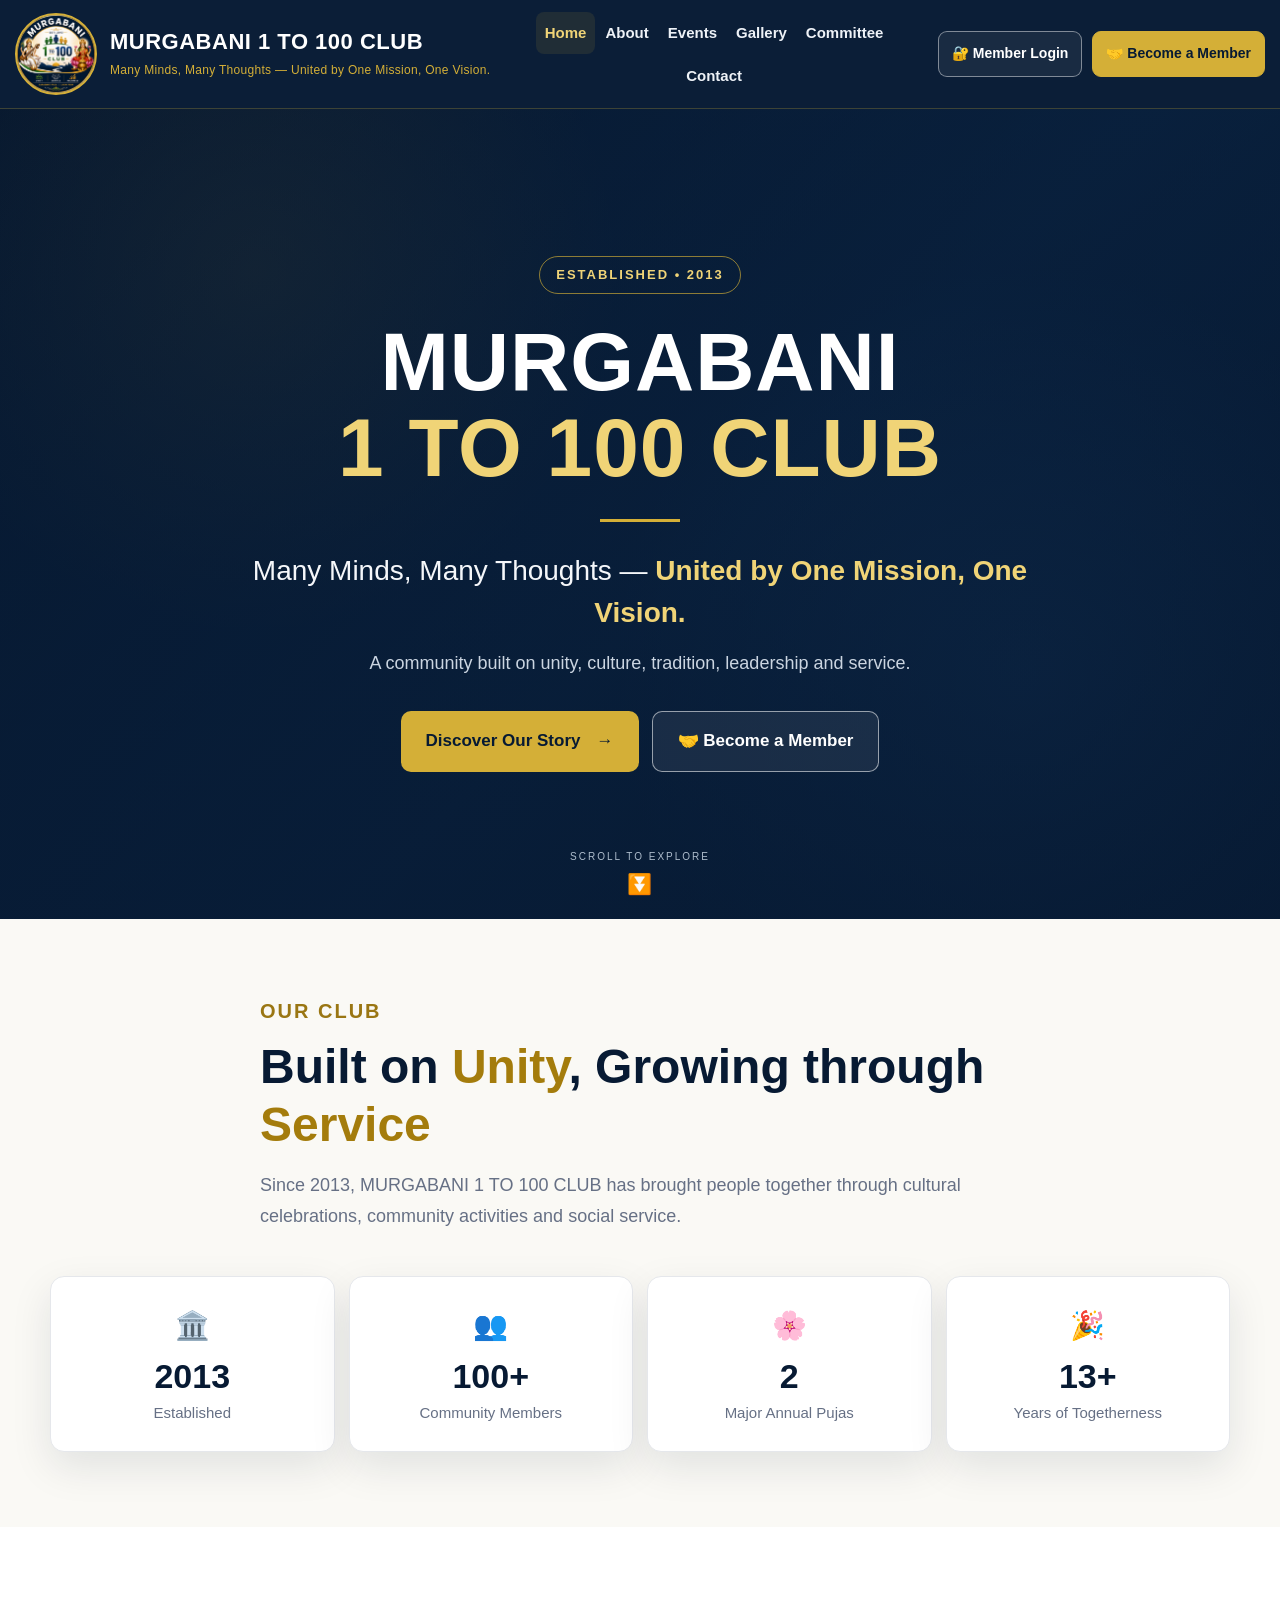
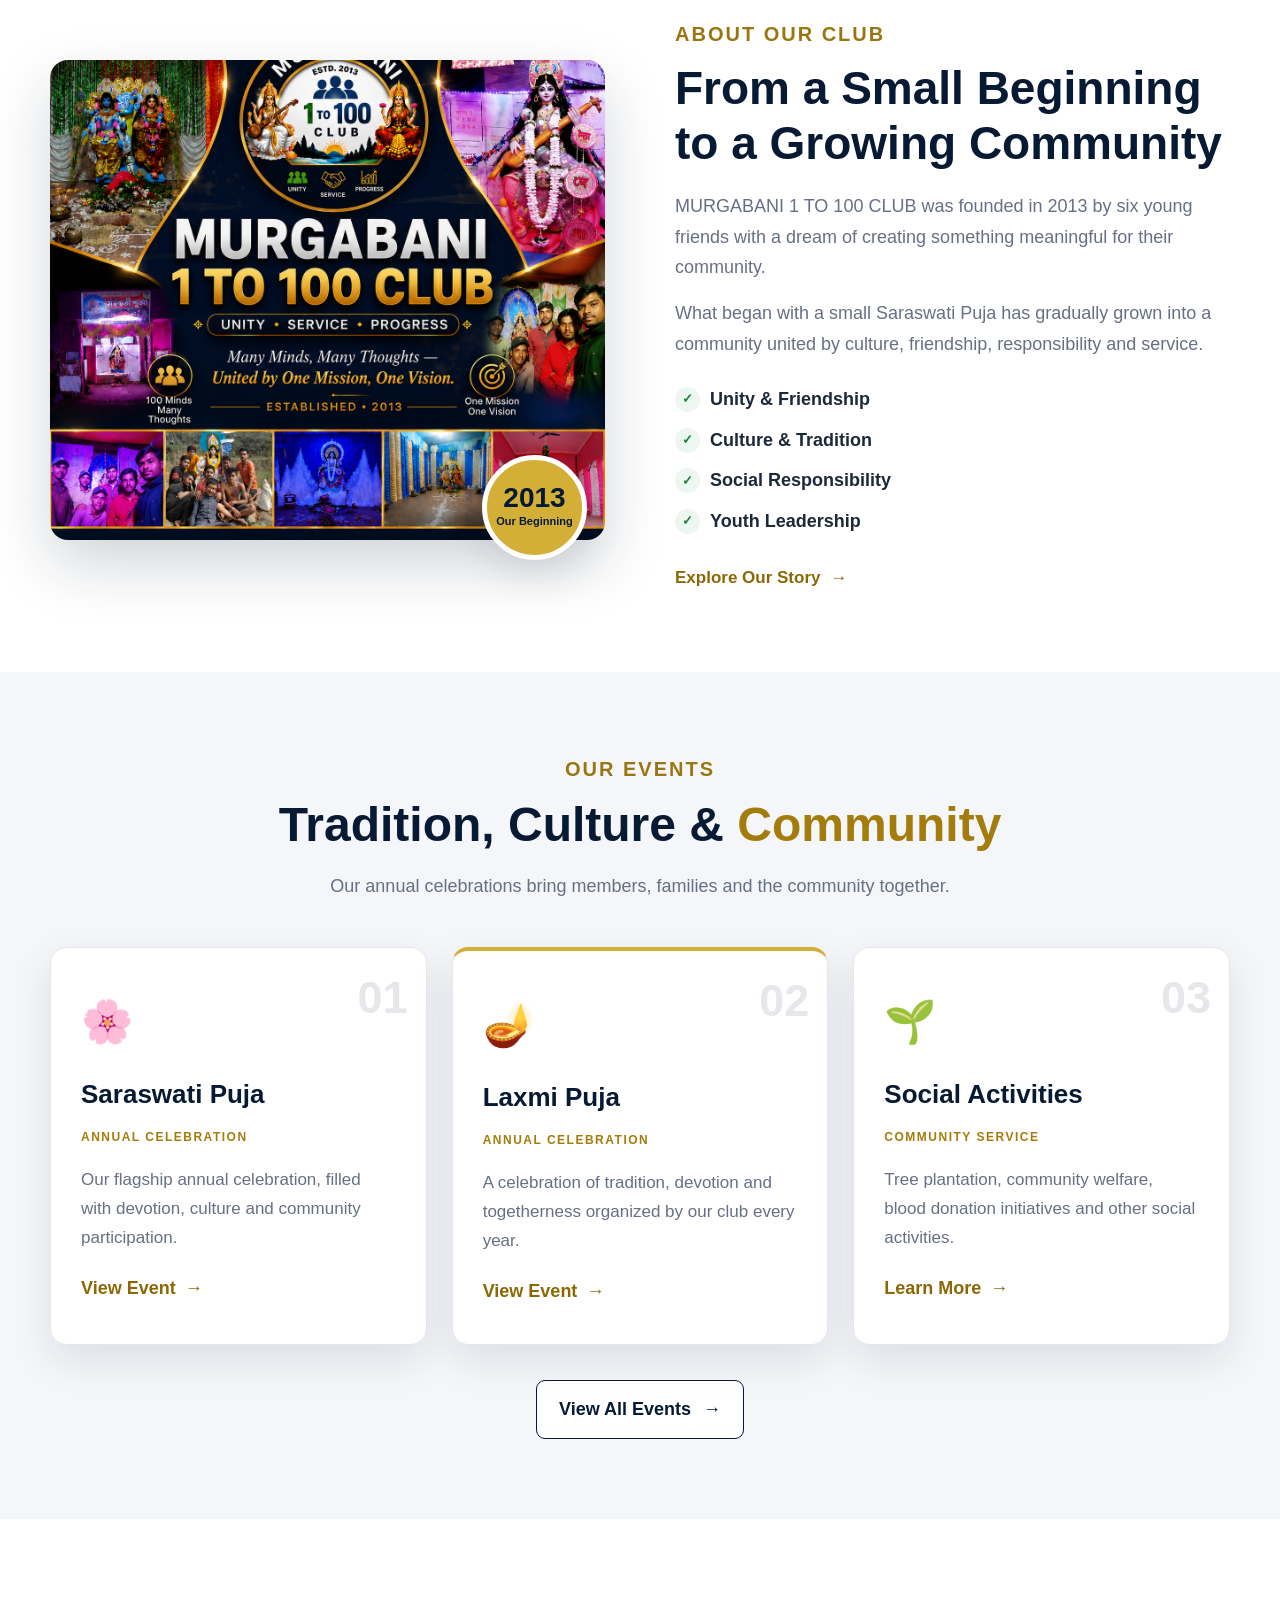
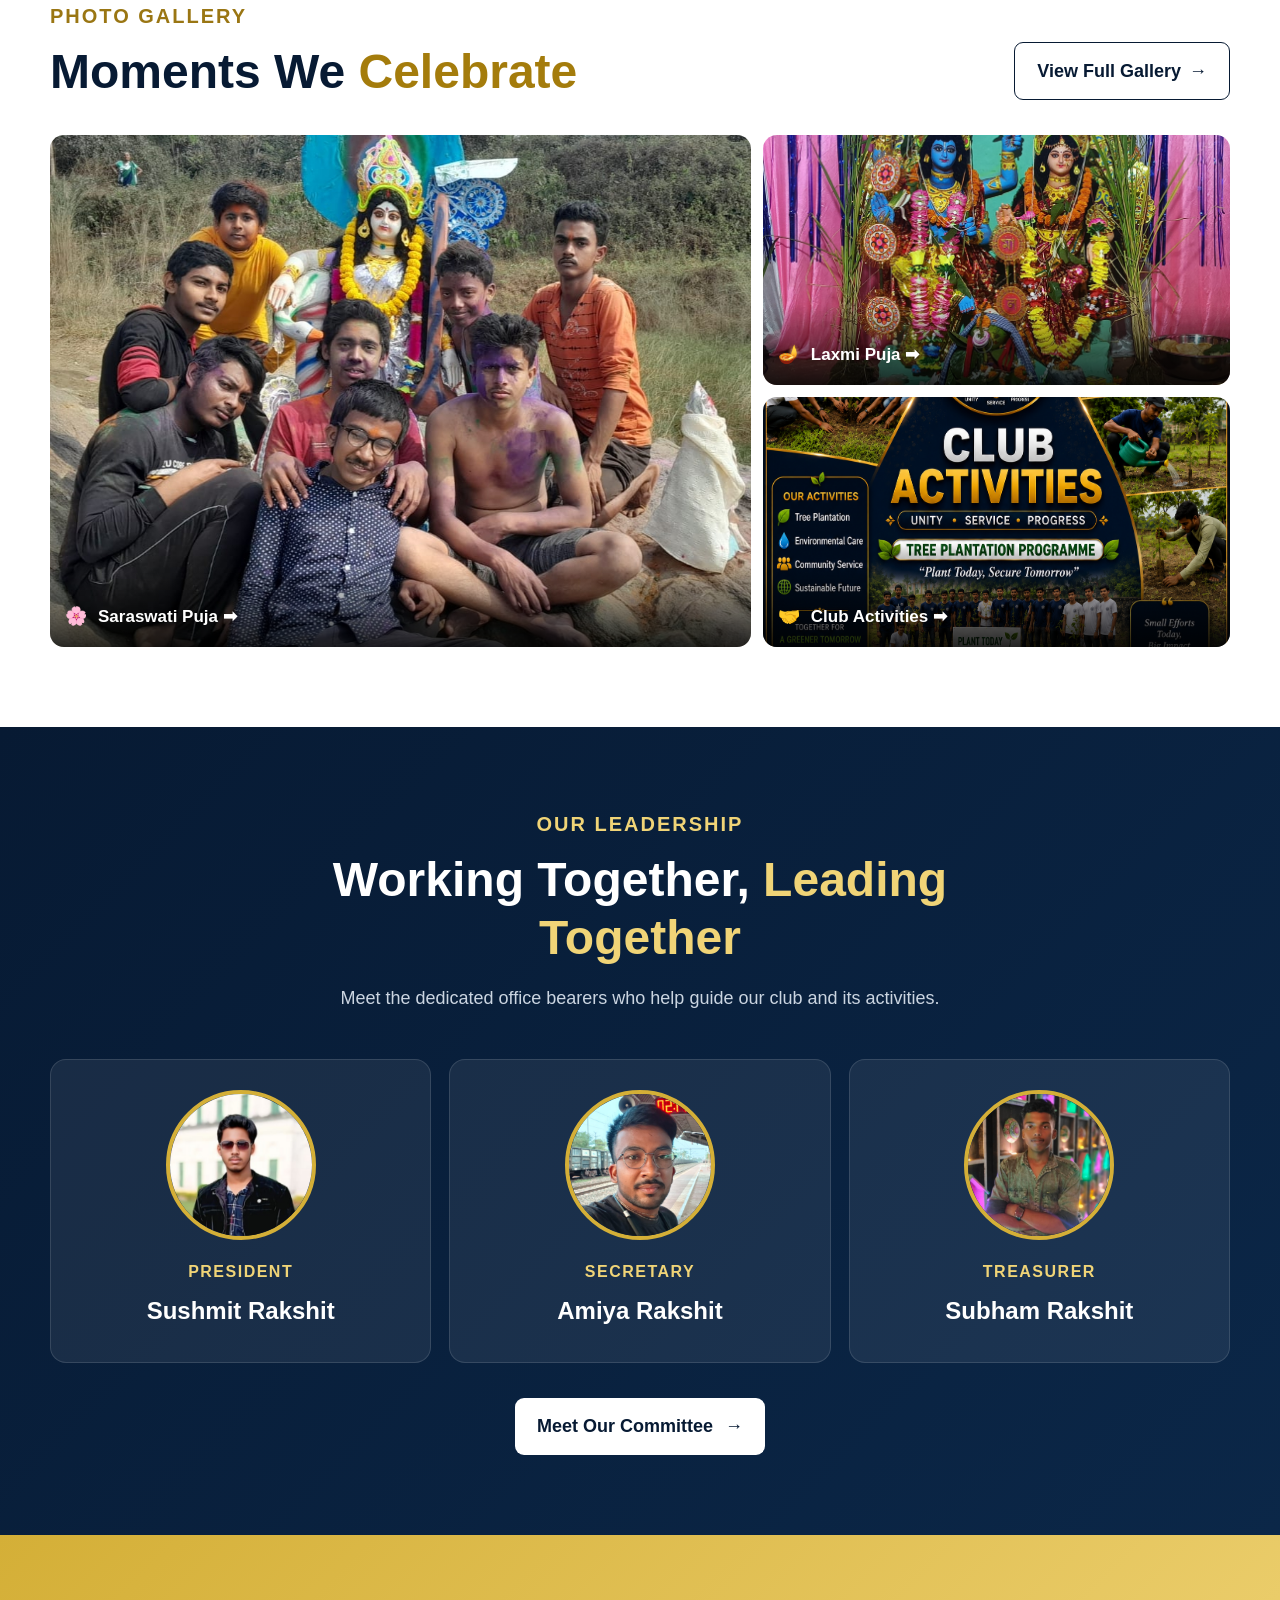
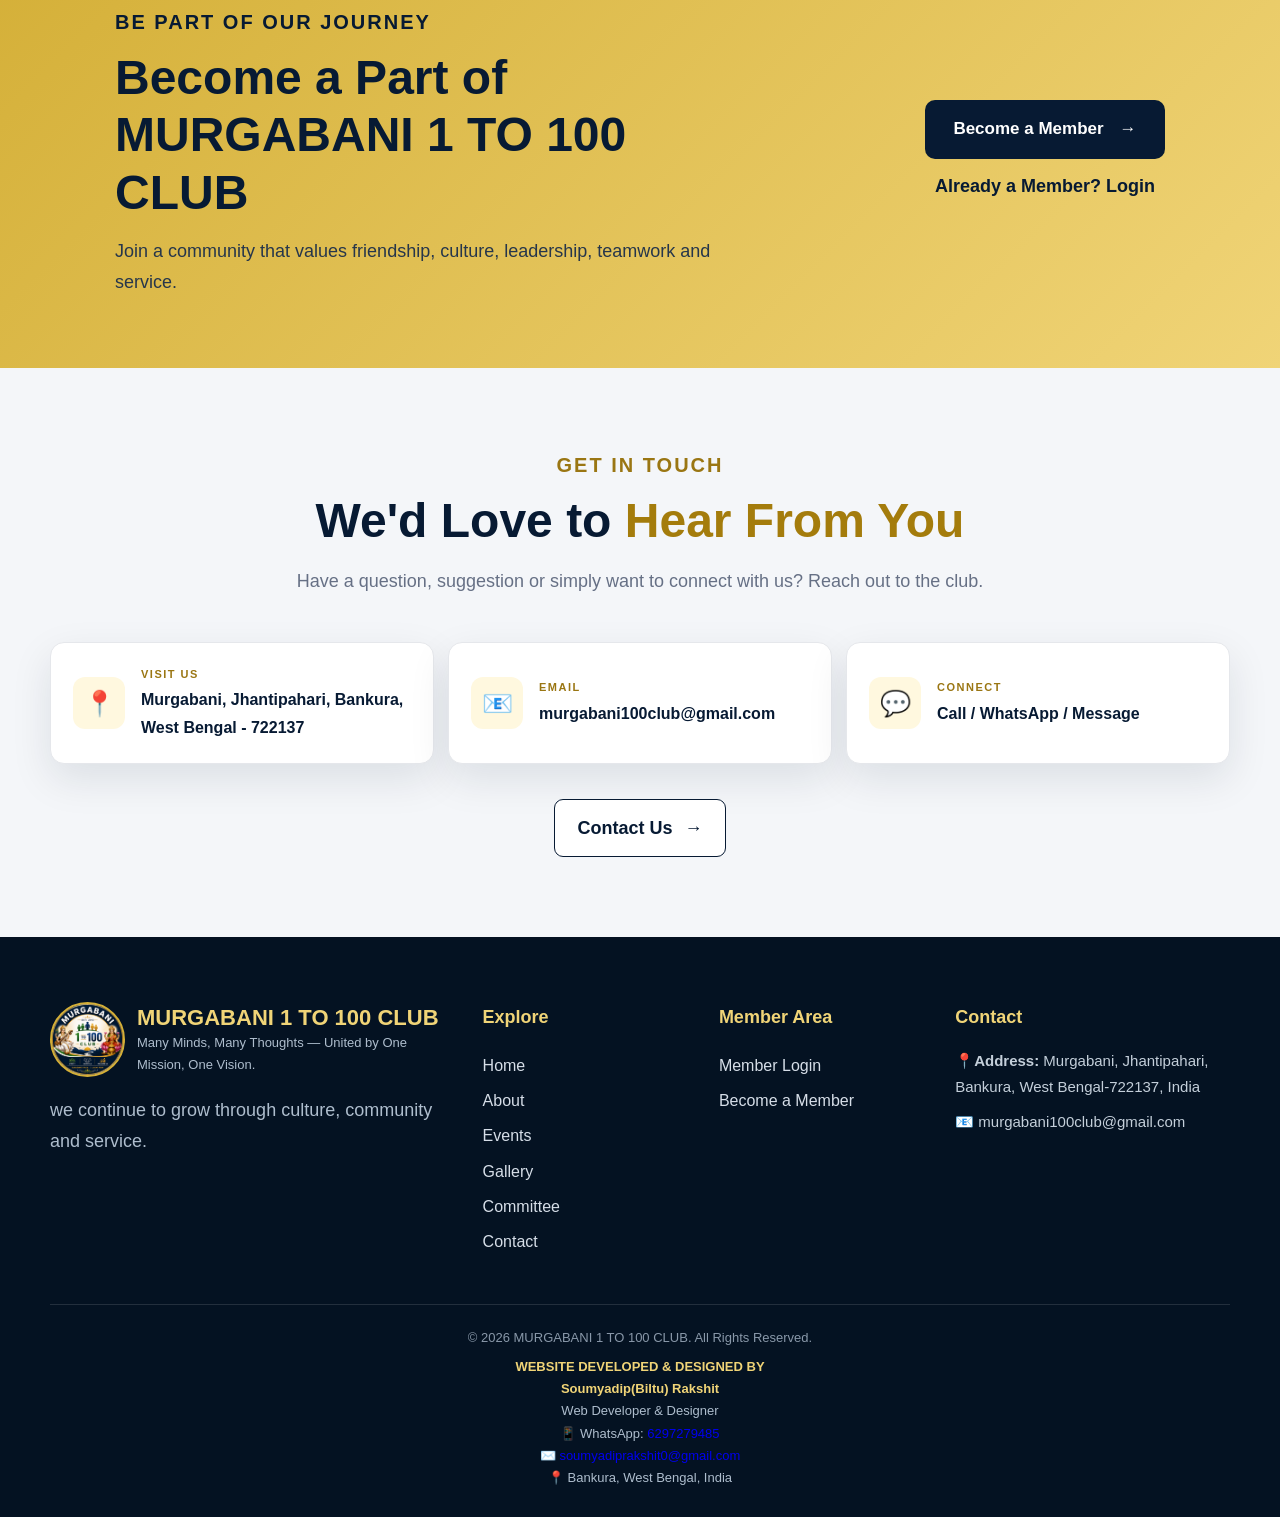
<file: index.html>
<!DOCTYPE html>
<lang="en">

<head>

    <meta charset="UTF-8">
    <meta name="viewport" content="width=device-width, initial-scale=1.0">

    <meta name="description"
        content="MURGABANI 1 TO 100 CLUB — A community club dedicated to unity, culture, tradition, leadership and social service.">

    <meta name="theme-color" content="#0b1f3a">

    <title>MURGABANI 1 TO 100 CLUB</title>

    <link rel="stylesheet" href="css/style.css">

</head>

<body>

<!-- ==================================================
     HEADER
================================================== -->

<header class="navbar">

    <div class="nav-container">

        <a href="index.html" class="brand">

            <img
                src="images/logo.png"
                alt="MURGABANI 1 TO 100 CLUB Logo"
            >

            <div class="brand-text">

                <h1>MURGABANI 1 TO 100 CLUB</h1>

                <p>Many Minds, Many Thoughts —
United by One Mission, One Vision.</p>

            </div>

        </a>


        <nav class="main-nav">

            <a href="index.html" class="active">Home</a>

            <a href="about.html">About</a>

            <a href="events.html">Events</a>

            <a href="gallery.html">Gallery</a>

            <a href="committee.html">Committee</a>

            <a href="contact.html">Contact</a>

        </nav>


        <div class="nav-actions">

            <a href="login.html" class="login-btn">
                🔐 Member Login
            </a>

            <a href="membership-application.html" class="join-btn">
                🤝 Become a Member
            </a>

        </div>

    </div>

</header>


<!-- ==================================================
     HERO
================================================== -->

<main>

<section class="hero">

    <div class="hero-overlay"></div>

    <div class="hero-content">

        <span class="hero-badge">
            ESTABLISHED • 2013
        </span>

        <h2>
            MURGABANI
            <span>1 TO 100 CLUB</span>
        </h2>

        <div class="hero-line"></div>

        <p class="hero-tagline">
            Many Minds, Many Thoughts —
            <strong>United by One Mission, One Vision.</strong>
        </p>

        <p class="hero-description">
            A community built on unity, culture, tradition,
            leadership and service.
        </p>

        <div class="hero-buttons">

            <a href="about.html" class="primary-btn">
                Discover Our Story
                <span>→</span>
            </a>

            <a href="membership-application.html" class="secondary-btn">
                🤝 Become a Member
            </a>

        </div>

    </div>

    <div class="hero-scroll">
        <span>SCROLL TO EXPLORE</span>
        <span class="scroll-arrow">⏬</span>
    </div>

</section>


<!-- ==================================================
     CLUB INTRO / STATS
================================================== -->

<section class="club-intro">

    <div class="section-container">

        <div class="section-heading">

            <span class="section-label">
                OUR CLUB
            </span>

            <h2>
                Built on <span>Unity</span>,
                Growing through <span>Service</span>
            </h2>

            <p>
                Since 2013, MURGABANI 1 TO 100 CLUB has brought
                people together through cultural celebrations,
                community activities and social service.
            </p>

        </div>


        <div class="stats-grid">

            <div class="stat-card">

                <span class="stat-icon">🏛️</span>

                <strong>2013</strong>

                <p>Established</p>

            </div>


            <div class="stat-card">

                <span class="stat-icon">👥</span>

                <strong>100+</strong>

                <p>Community Members</p>

            </div>


            <div class="stat-card">

                <span class="stat-icon">🌸</span>

                <strong>2</strong>

                <p>Major Annual Pujas</p>

            </div>


            <div class="stat-card">

                <span class="stat-icon">🎉</span>

                <strong>13+</strong>

                <p>Years of Togetherness</p>

            </div>

        </div>

    </div>

</section>


<!-- ==================================================
     ABOUT PREVIEW
================================================== -->

<section class="about-preview">

    <div class="section-container about-layout">

        <div class="about-image">

            <img
                src="images/Banner3.png"
                alt="MURGABANI 1 TO 100 CLUB"
            >

            <div class="established-badge">

                <strong>2013</strong>

                <span>Our Beginning</span>

            </div>

        </div>


        <div class="about-content">

            <span class="section-label">
                ABOUT OUR CLUB
            </span>

            <h2>
                From a Small Beginning
                to a Growing Community
            </h2>

            <p>
                MURGABANI 1 TO 100 CLUB was founded in 2013
                by six young friends with a dream of creating
                something meaningful for their community.
            </p>

            <p>
                What began with a small Saraswati Puja has
                gradually grown into a community united by
                culture, friendship, responsibility and service.
            </p>


            <div class="value-list">

                <div>
                    <span>✓</span>
                    Unity & Friendship
                </div>

                <div>
                    <span>✓</span>
                    Culture & Tradition
                </div>

                <div>
                    <span>✓</span>
                    Social Responsibility
                </div>

                <div>
                    <span>✓</span>
                    Youth Leadership
                </div>

            </div>


            <a href="about.html" class="text-btn">
                Explore Our Story
                <span>→</span>
            </a>

        </div>

    </div>

</section>


<!-- ==================================================
     EVENTS PREVIEW
================================================== -->

<section class="events-preview">

    <div class="section-container">

        <div class="section-heading centered">

            <span class="section-label">
                OUR EVENTS
            </span>

            <h2>
                Tradition, Culture &
                <span>Community</span>
            </h2>

            <p>
                Our annual celebrations bring members,
                families and the community together.
            </p>

        </div>


        <div class="events-grid">

            <article class="event-card">

                <div class="event-number">
                    01
                </div>

                <div class="event-icon">
                    🌸
                </div>

                <h3>
                    Saraswati Puja
                </h3>

                <span class="event-type">
                    ANNUAL CELEBRATION
                </span>

                <p>
                    Our flagship annual celebration,
                    filled with devotion, culture and
                    community participation.
                </p>

                <a href="events.html">
                    View Event
                    <span>→</span>
                </a>

            </article>


            <article class="event-card featured">

                <div class="event-number">
                    02
                </div>

                <div class="event-icon">
                    🪔
                </div>

                <h3>
                    Laxmi Puja
                </h3>

                <span class="event-type">
                    ANNUAL CELEBRATION
                </span>

                <p>
                    A celebration of tradition, devotion
                    and togetherness organized by our
                    club every year.
                </p>

                <a href="events.html">
                    View Event
                    <span>→</span>
                </a>

            </article>


            <article class="event-card">

                <div class="event-number">
                    03
                </div>

                <div class="event-icon">
                    🌱
                </div>

                <h3>
                    Social Activities
                </h3>

                <span class="event-type">
                    COMMUNITY SERVICE
                </span>

                <p>
                    Tree plantation, community welfare,
                    blood donation initiatives and
                    other social activities.
                </p>

                <a href="about.html">
                    Learn More
                    <span>→</span>
                </a>

            </article>

        </div>


        <div class="section-action">

            <a href="events.html" class="outline-btn">
                View All Events
                <span>→</span>
            </a>

        </div>

    </div>

</section>


<!-- ==================================================
     GALLERY PREVIEW
================================================== -->

<section class="gallery-preview">

    <div class="section-container">

        <div class="gallery-heading">

            <div>

                <span class="section-label">
                    PHOTO GALLERY
                </span>

                <h2>
                    Moments We
                    <span>Celebrate</span>
                </h2>

            </div>

            <a href="gallery.html" class="outline-btn">
                View Full Gallery
                <span>→</span>
            </a>

        </div>


        <div class="gallery-grid">

            <a href="gallery.html" class="gallery-item large">

                <img
                    src="images/Sp1.jpg"
                    alt="Saraswati Puja"
                >

                <div class="gallery-overlay">

                    <span>🌸</span>

                    <strong>
                        Saraswati Puja ➡
                    </strong>

                </div>

            </a>


            <a href="gallery.html" class="gallery-item">

                <img
                    src="images/Lpuja.jpg"
                    alt="Laxmi Puja"
                >

                <div class="gallery-overlay">

                    <span>🪔</span>

                    <strong>
                        Laxmi Puja ➡
                    </strong>

                </div>

            </a>


            <a href="gallery.html" class="gallery-item">

                <img
                    src="images/Activities1.jpg"
                    alt="Club Activities"
                >

                <div class="gallery-overlay">

                    <span>🤝</span>

                    <strong>
                        Club Activities ➡
                    </strong>

                </div>

            </a>

        </div>

    </div>

</section>


<!-- ==================================================
     COMMITTEE PREVIEW
================================================== -->

<section class="committee-preview">

    <div class="section-container">

        <div class="section-heading centered light">

            <span class="section-label">
                OUR LEADERSHIP
            </span>

            <h2>
                Working Together,
                <span>Leading Together</span>
            </h2>

            <p>
                Meet the dedicated office bearers who help
                guide our club and its activities.
            </p>

        </div>


        <div class="committee-grid">

            <div class="committee-card">

                <img
                    src="images/President3.jpg"
                    alt="President"
                >

                <span>
                    PRESIDENT
                </span>

                <h3>
                    Sushmit Rakshit
                </h3>

            </div>


            <div class="committee-card">

                <img
                    src="images/secretary1.jpg"
                    alt="Secretary"
                >

                <span>
                    SECRETARY
                </span>

                <h3>
                    Amiya Rakshit
                </h3>

            </div>


            <div class="committee-card">

                <img
                    src="images/treasurer1.jpg"
                    alt="Treasurer"
                >

                <span>
                    TREASURER
                </span>

                <h3>
                    Subham Rakshit
                </h3>

            </div>

        </div>


        <div class="section-action">

            <a href="committee.html" class="light-btn">
                Meet Our Committee
                <span>→</span>
            </a>

        </div>

    </div>

</section>


<!-- ==================================================
     MEMBERSHIP CTA
================================================== -->

<section class="membership-cta">

    <div class="cta-container">

        <div class="cta-content">

            <span class="section-label">
                BE PART OF OUR JOURNEY
            </span>

            <h2>
                Become a Part of
                <span>MURGABANI 1 TO 100 CLUB</span>
            </h2>

            <p>
                Join a community that values friendship,
                culture, leadership, teamwork and service.
            </p>

        </div>


        <div class="cta-actions">

            <a
                href="membership-application.html"
                class="primary-btn"
            >
                Become a Member
                <span>→</span>
            </a>

            <a
                href="login.html"
                class="cta-login"
            >
                Already a Member? Login
            </a>

        </div>

    </div>

</section>


<!-- ==================================================
     CONTACT PREVIEW
================================================== -->

<section class="contact-preview">

    <div class="section-container">

        <div class="section-heading centered">

            <span class="section-label">
                GET IN TOUCH
            </span>

            <h2>
                We'd Love to
                <span>Hear From You</span>
            </h2>

            <p>
                Have a question, suggestion or simply want
                to connect with us? Reach out to the club.
            </p>

        </div>


        <div class="contact-grid">

            <a href="contact.html" class="contact-card">

                <span class="contact-icon">
                    📍
                </span>

                <div>

                    <small>
                        VISIT US
                    </small>

                    <strong>
                        Murgabani, Jhantipahari, Bankura, West Bengal - 722137
                    </strong>

                </div>

            </a>


            <a href="contact.html" class="contact-card">

                <span class="contact-icon">
                    📧
                </span>

                <div>

                    <small>
                        EMAIL
                    </small>

                    <strong>
                        murgabani100club@gmail.com
                    </strong>

                </div>

            </a>


            <a href="contact.html" class="contact-card">

                <span class="contact-icon">
                    💬
                </span>

                <div>

                    <small>
                        CONNECT
                    </small>

                    <strong>
                        Call / WhatsApp / Message
                    </strong>

                </div>

            </a>

        </div>


        <div class="section-action">

            <a href="contact.html" class="outline-btn">
                Contact Us
                <span>→</span>
            </a>

        </div>

    </div>

</section>


</main>


<!-- ==================================================
     FOOTER
================================================== -->

<footer class="footer">

    <div class="section-container footer-grid">


        <div class="footer-brand">

            <div class="footer-logo">

                <img
                    src="images/logo.png"
                    alt="Club Logo"
                >

                <div>

                    <h2>
                        MURGABANI 1 TO 100 CLUB
                    </h2>

                    <p>
                        Many Minds, Many Thoughts —
United by One Mission, One Vision.
                    </p>

                </div>

            </div>

            <p class="footer-description">

              
                we continue to grow through culture,
                community and service.

            </p>

        </div>


        <div class="footer-links">

            <h3>
                Explore
            </h3>

            <a href="index.html">Home</a>

            <a href="about.html">About</a>

            <a href="events.html">Events</a>

            <a href="gallery.html">Gallery</a>

            <a href="committee.html">Committee</a>

            <a href="contact.html">Contact</a>

        </div>


        <div class="footer-links">

            <h3>
                Member Area
            </h3>

            <a href="login.html">
                Member Login
            </a>

            <a href="membership-application.html">
                Become a Member
            </a>

        </div>


        <div class="footer-contact">

            <h3>
                Contact
            </h3>

            <p>
                <b>📍Address:</b> Murgabani, Jhantipahari, Bankura,
                West Bengal-722137, India
            </p>

            <p>
                📧 murgabani100club@gmail.com
            </p>

        </div>

    </div>


    <div class="footer-bottom">

        <p>
            © 2026 MURGABANI 1 TO 100 CLUB.
            All Rights Reserved.
        </p>

        <p class="developer-credit">

    <strong>WEBSITE DEVELOPED &amp; DESIGNED BY</strong><br>

    <strong>Soumyadip(Biltu) Rakshit</strong><br>

    <span>Web Developer &amp; Designer</span><br>

    📱 WhatsApp:
    <a href="https://wa.me/916297279485"
       target="_blank"
       rel="noopener noreferrer">
        6297279485
    </a><br>

    ✉️
    <a href="mailto:soumyadiprakshit0@gmail.com">
        soumyadiprakshit0@gmail.com
    </a><br>

    📍 Bankura, West Bengal, India<br>

 <!--   🌐 Portfolio:
    <a href="#"
       target="_blank"
       rel="noopener noreferrer">
        
    </a> -->

</p>

    </div>

</footer>


<!-- ==================================================
     FLOATING BUTTONS
================================================== -->

<a
    href="#"
    class="top-btn"
    aria-label="Back to top"
>
    ⏫
</a>


<!-- GLOBAL JAVASCRIPT -->
<script src="js/script.js"></script>

</body>

</html>
</file>
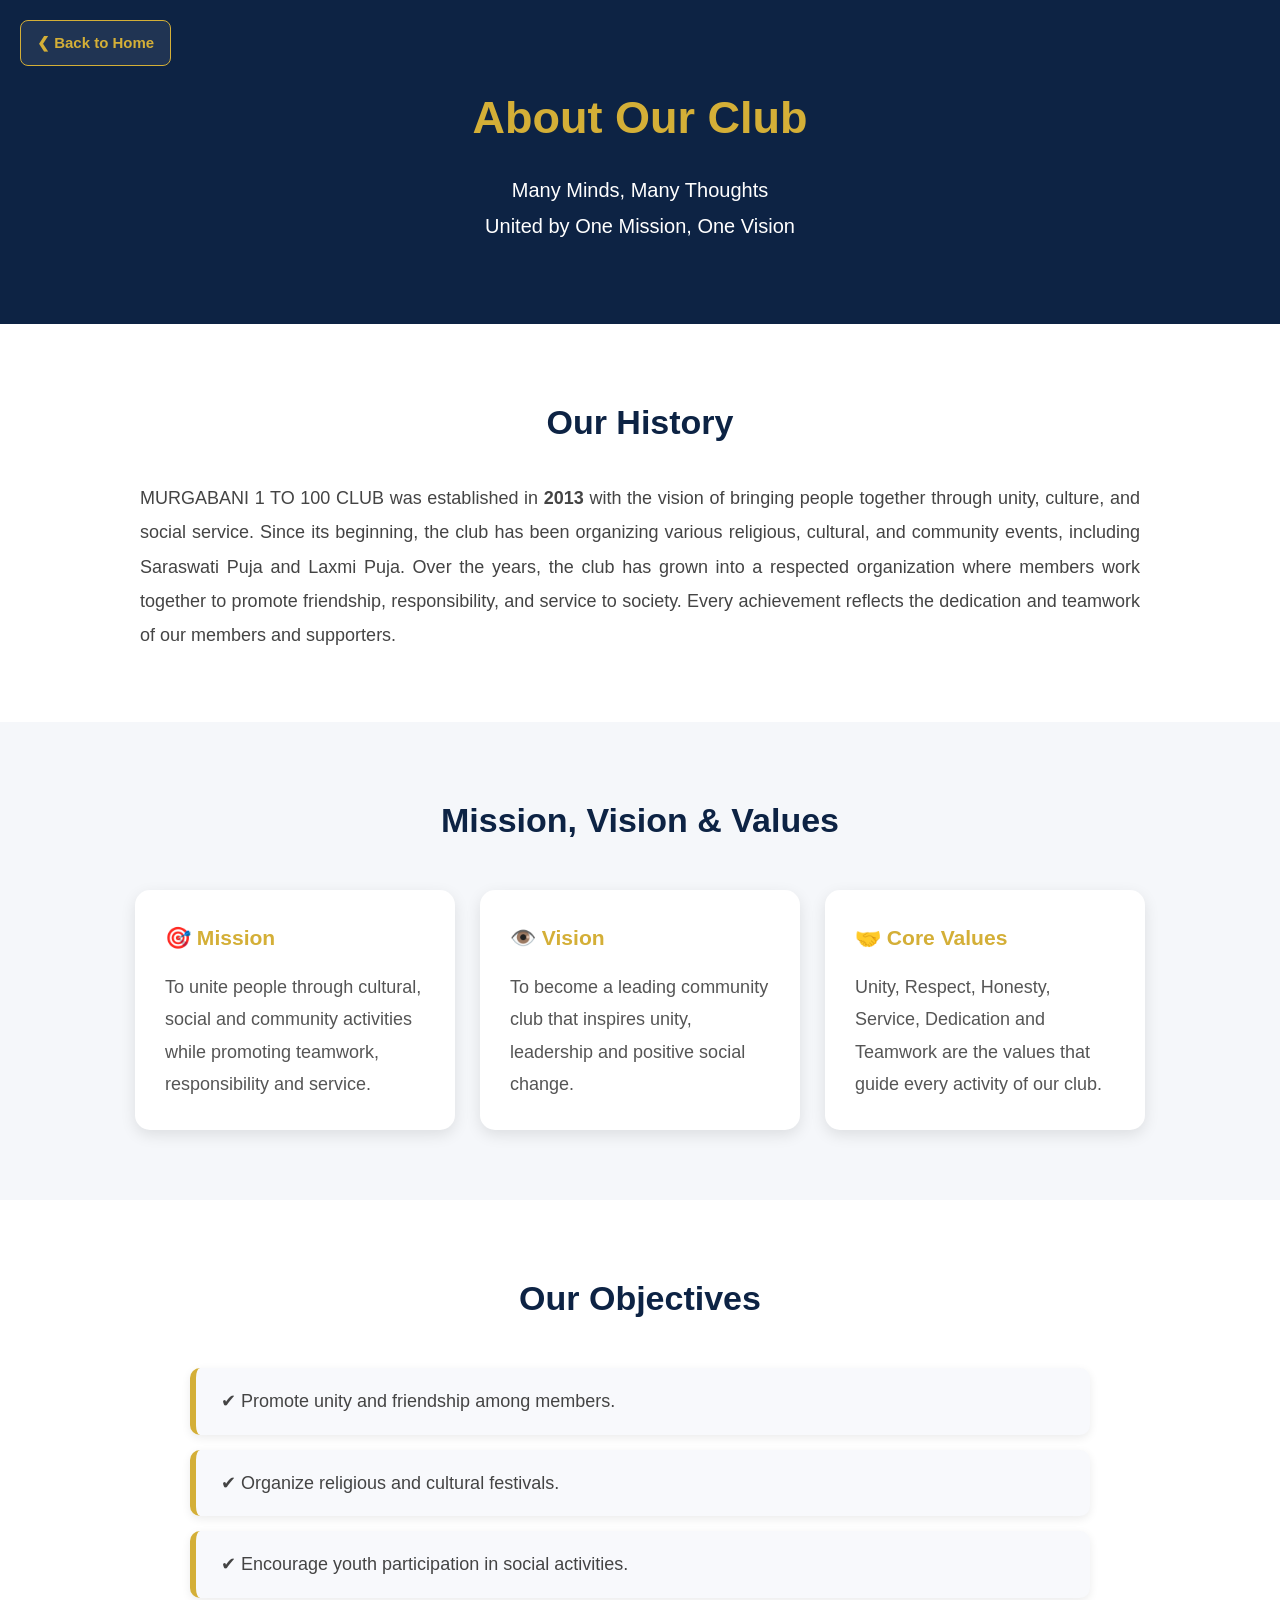
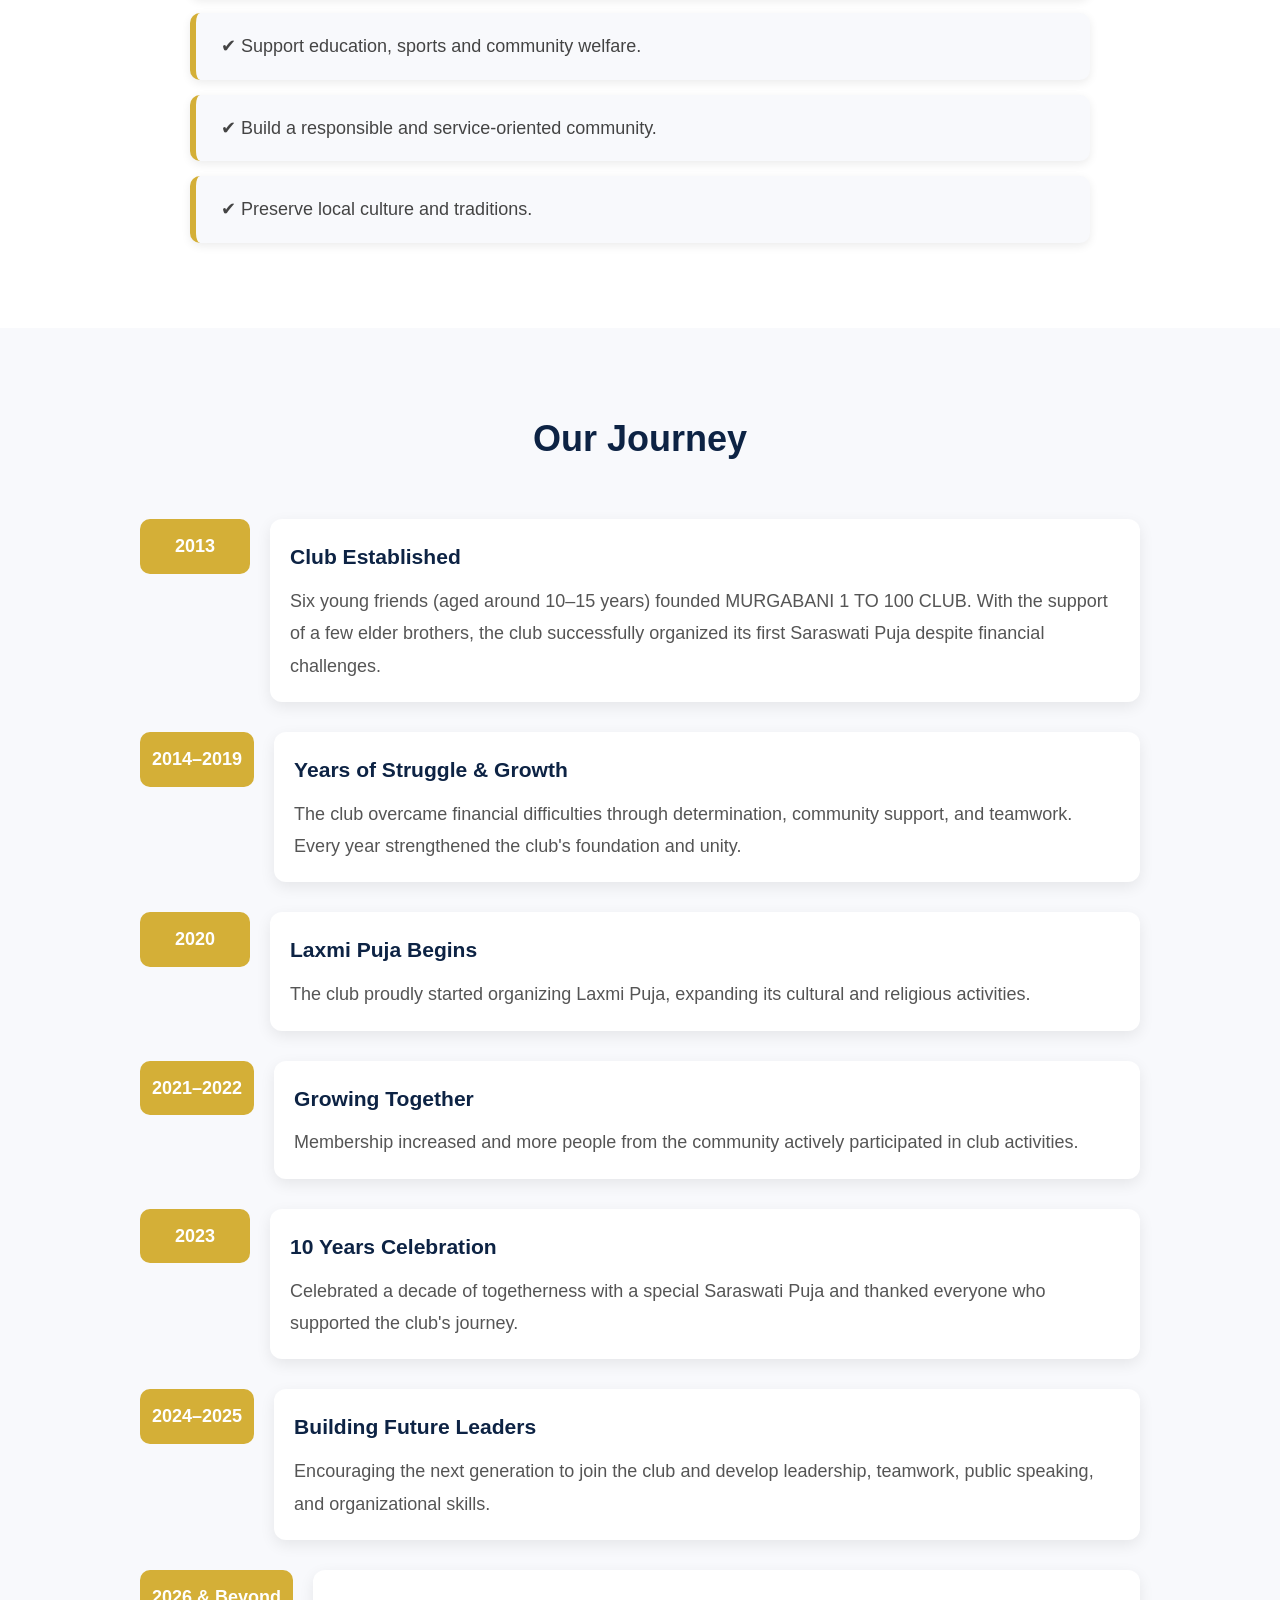
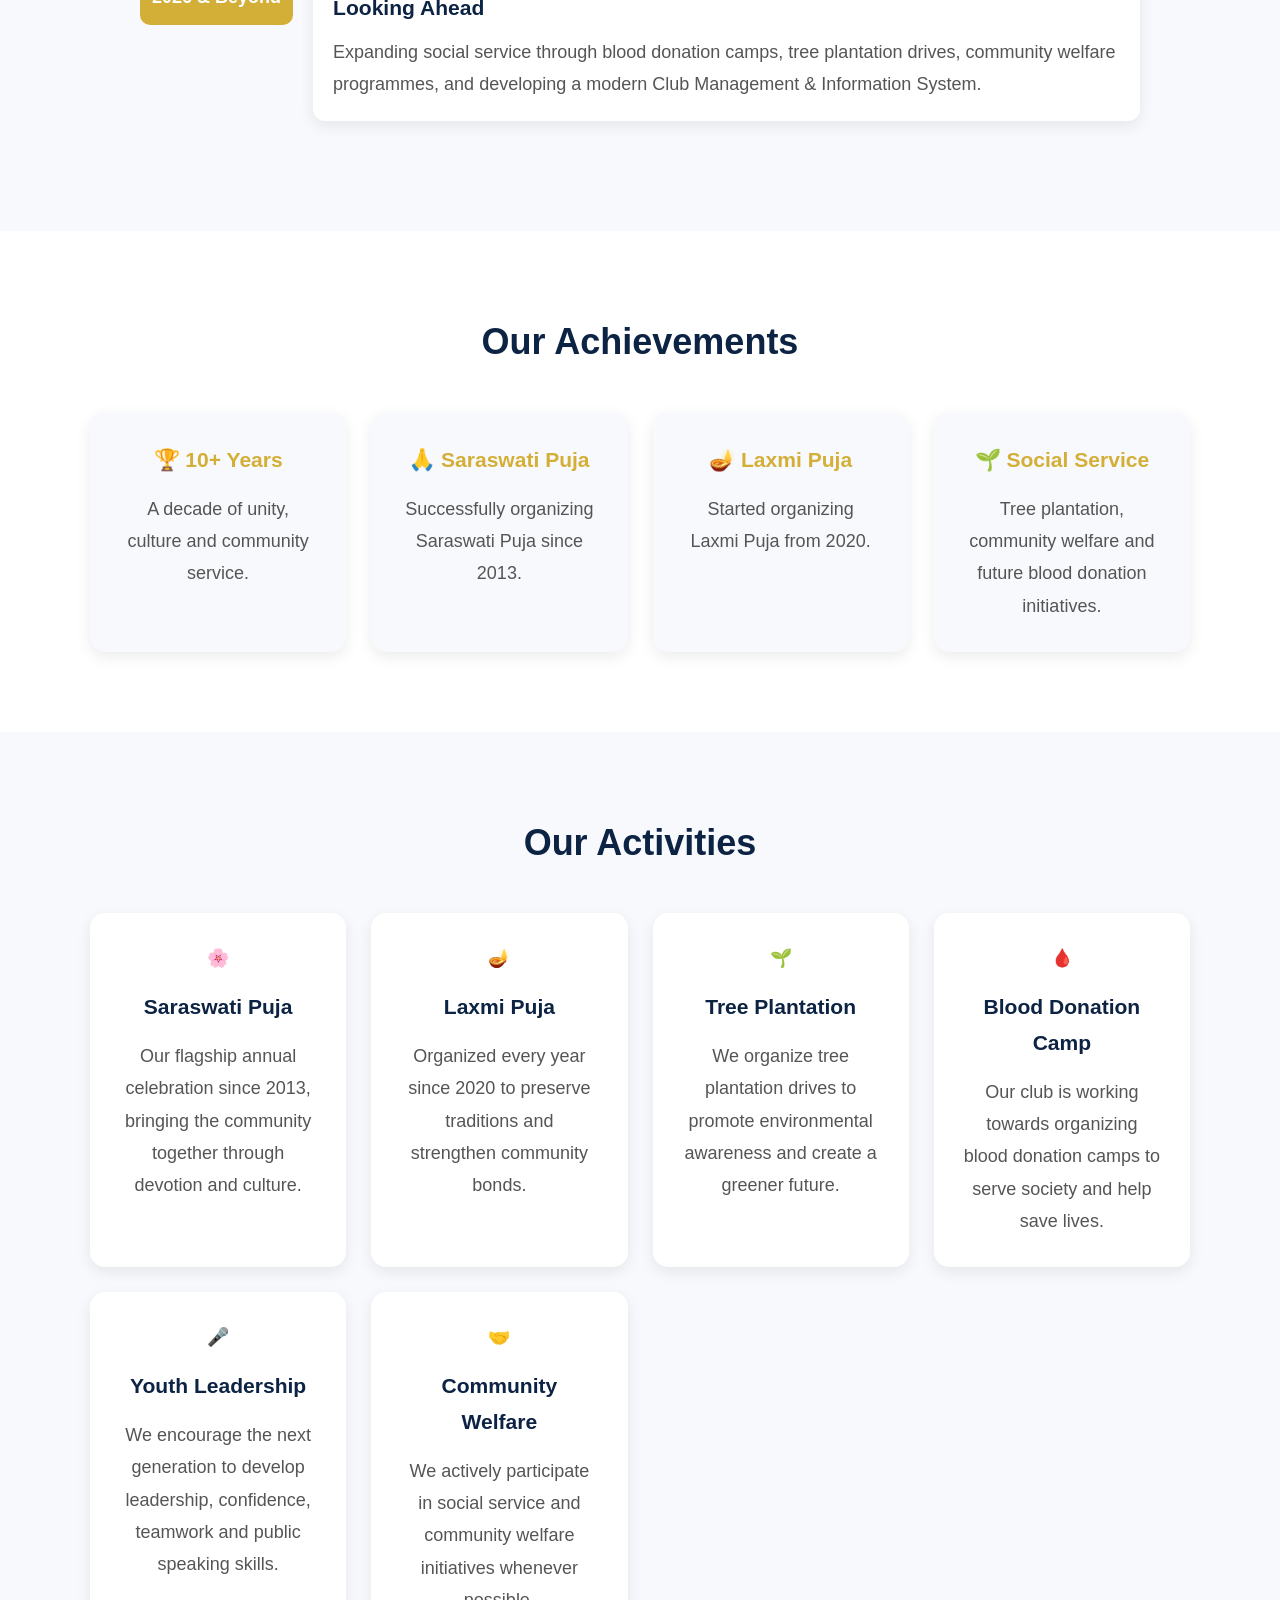
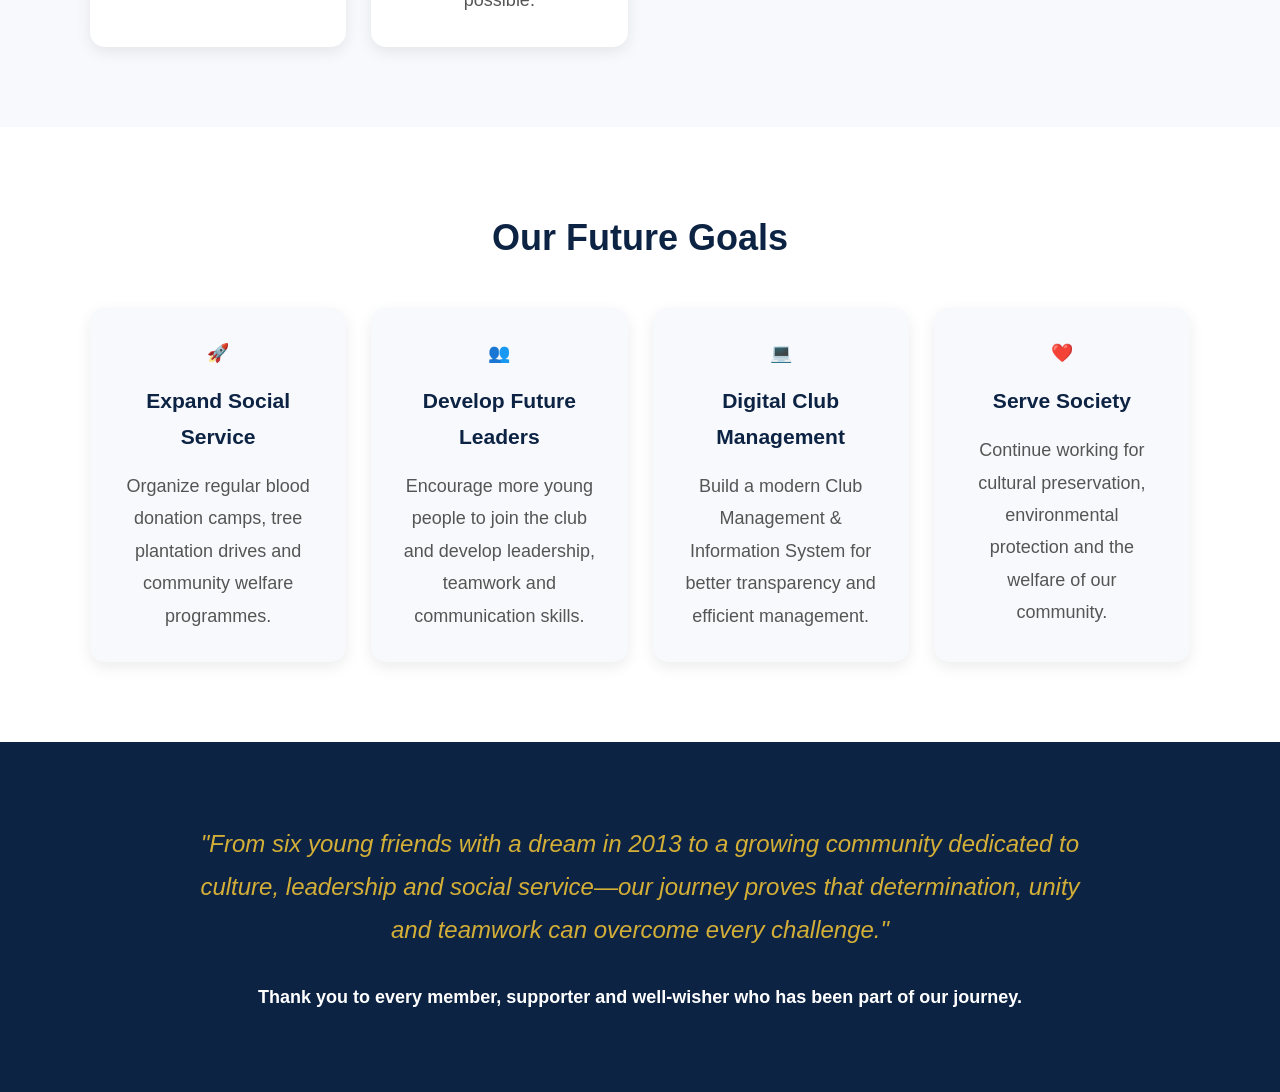
<file: about.html>
<!DOCTYPE html>
<html lang="en">
<head>
    <meta charset="UTF-8">
    <meta name="viewport" content="width=device-width, initial-scale=1.0">
    <title>About Us | MURGABANI 1 TO 100 CLUB</title>

    <link rel="stylesheet" href="css/style.css">
    <link rel="stylesheet" href="css/about.css">
</head>

<body>

  
<header class="page-header">
<a href="index.html" class="back-home">
    ❮ Back to Home
</a>
  
    <h1>About Our Club</h1>

    <p>
        Many Minds, Many Thoughts<br>
        United by One Mission, One Vision
    </p>
</header>
  <section class="history">

    <div class="container">

        <h2>Our History</h2>

        <p>
            MURGABANI 1 TO 100 CLUB was established in <strong>2013</strong> with the vision of bringing people together through unity, culture, and social service. Since its beginning, the club has been organizing various religious, cultural, and community events, including Saraswati Puja and Laxmi Puja.

            Over the years, the club has grown into a respected organization where members work together to promote friendship, responsibility, and service to society. Every achievement reflects the dedication and teamwork of our members and supporters.
        </p>

    </div>

</section>
<section class="mission-section">

    <h2>Mission, Vision & Values</h2>

    <div class="mission-container">

        <div class="mission-card">
            <h3>🎯 Mission</h3>
            <p>
                To unite people through cultural, social and community activities while promoting teamwork, responsibility and service.
            </p>
        </div>

        <div class="mission-card">
            <h3>👁️ Vision</h3>
            <p>
                To become a leading community club that inspires unity, leadership and positive social change.
            </p>
        </div>

        <div class="mission-card">
            <h3>🤝 Core Values</h3>
            <p>
                Unity, Respect, Honesty, Service, Dedication and Teamwork are the values that guide every activity of our club.
            </p>
        </div>

    </div>

</section>
  <section class="objectives">

    <div class="container">

        <h2>Our Objectives</h2>

        <div class="objective-list">

            <div class="objective-item">
                ✔ Promote unity and friendship among members.
            </div>

            <div class="objective-item">
                ✔ Organize religious and cultural festivals.
            </div>

            <div class="objective-item">
                ✔ Encourage youth participation in social activities.
            </div>

            <div class="objective-item">
                ✔ Support education, sports and community welfare.
            </div>

            <div class="objective-item">
                ✔ Build a responsible and service-oriented community.
            </div>

            <div class="objective-item">
                ✔ Preserve local culture and traditions.
            </div>

        </div>

    </div>

</section>
  <section class="timeline">

    <div class="container">

        <h2>Our Journey</h2>

        <div class="timeline-item">
            <div class="year">2013</div>
            <div class="content">
                <h3>Club Established</h3>
                <p>
                    Six young friends (aged around 10–15 years) founded MURGABANI 1 TO 100 CLUB. With the support of a few elder brothers, the club successfully organized its first Saraswati Puja despite financial challenges.
                </p>
            </div>
        </div>

        <div class="timeline-item">
            <div class="year">2014–2019</div>
            <div class="content">
                <h3>Years of Struggle & Growth</h3>
                <p>
                    The club overcame financial difficulties through determination, community support, and teamwork. Every year strengthened the club's foundation and unity.
                </p>
            </div>
        </div>

        <div class="timeline-item">
            <div class="year">2020</div>
            <div class="content">
                <h3>Laxmi Puja Begins</h3>
                <p>
                    The club proudly started organizing Laxmi Puja, expanding its cultural and religious activities.
                </p>
            </div>
        </div>

        <div class="timeline-item">
            <div class="year">2021–2022</div>
            <div class="content">
                <h3>Growing Together</h3>
                <p>
                    Membership increased and more people from the community actively participated in club activities.
                </p>
            </div>
        </div>

        <div class="timeline-item">
            <div class="year">2023</div>
            <div class="content">
                <h3>10 Years Celebration</h3>
                <p>
                    Celebrated a decade of togetherness with a special Saraswati Puja and thanked everyone who supported the club's journey.
                </p>
            </div>
        </div>

        <div class="timeline-item">
            <div class="year">2024–2025</div>
            <div class="content">
                <h3>Building Future Leaders</h3>
                <p>
                    Encouraging the next generation to join the club and develop leadership, teamwork, public speaking, and organizational skills.
                </p>
            </div>
        </div>

        <div class="timeline-item">
            <div class="year">2026 & Beyond</div>
            <div class="content">
                <h3>Looking Ahead</h3>
                <p>
                    Expanding social service through blood donation camps, tree plantation drives, community welfare programmes, and developing a modern Club Management & Information System.
                </p>
            </div>
        </div>

    </div>

</section>
  <section class="achievements">

    <div class="container">

        <h2>Our Achievements</h2>

        <div class="achievement-grid">

            <div class="achievement-card">
                <h3>🏆 10+ Years</h3>
                <p>A decade of unity, culture and community service.</p>
            </div>

            <div class="achievement-card">
                <h3>🙏 Saraswati Puja</h3>
                <p>Successfully organizing Saraswati Puja since 2013.</p>
            </div>

            <div class="achievement-card">
                <h3>🪔 Laxmi Puja</h3>
                <p>Started organizing Laxmi Puja from 2020.</p>
            </div>

            <div class="achievement-card">
                <h3>🌱 Social Service</h3>
                <p>Tree plantation, community welfare and future blood donation initiatives.</p>
            </div>

        </div>

    </div>

</section>
  <section class="activities">

    <div class="container">

        <h2>Our Activities</h2>

        <div class="activity-grid">

            <div class="activity-card">
                🌸
                <h3>Saraswati Puja</h3>
                <p>Our flagship annual celebration since 2013, bringing the community together through devotion and culture.</p>
            </div>

            <div class="activity-card">
                🪔
                <h3>Laxmi Puja</h3>
                <p>Organized every year since 2020 to preserve traditions and strengthen community bonds.</p>
            </div>

            <div class="activity-card">
                🌱
                <h3>Tree Plantation</h3>
                <p>We organize tree plantation drives to promote environmental awareness and create a greener future.</p>
            </div>

            <div class="activity-card">
                🩸
                <h3>Blood Donation Camp</h3>
                <p>Our club is working towards organizing blood donation camps to serve society and help save lives.</p>
            </div>

            <div class="activity-card">
                🎤
                <h3>Youth Leadership</h3>
                <p>We encourage the next generation to develop leadership, confidence, teamwork and public speaking skills.</p>
            </div>

            <div class="activity-card">
                🤝
                <h3>Community Welfare</h3>
                <p>We actively participate in social service and community welfare initiatives whenever possible.</p>
            </div>

        </div>

    </div>

</section>
  <section class="future-goals">

    <div class="container">

        <h2>Our Future Goals</h2>

        <div class="goals-grid">

            <div class="goal-card">
                🚀
                <h3>Expand Social Service</h3>
                <p>Organize regular blood donation camps, tree plantation drives and community welfare programmes.</p>
            </div>

            <div class="goal-card">
                👥
                <h3>Develop Future Leaders</h3>
                <p>Encourage more young people to join the club and develop leadership, teamwork and communication skills.</p>
            </div>

            <div class="goal-card">
                💻
                <h3>Digital Club Management</h3>
                <p>Build a modern Club Management & Information System for better transparency and efficient management.</p>
            </div>

            <div class="goal-card">
                ❤️
                <h3>Serve Society</h3>
                <p>Continue working for cultural preservation, environmental protection and the welfare of our community.</p>
            </div>

        </div>

    </div>

</section>
  <section class="closing-message">

    <div class="container">

        <blockquote>
            "From six young friends with a dream in 2013 to a growing community dedicated to culture, leadership and social service—our journey proves that determination, unity and teamwork can overcome every challenge."
        </blockquote>

        <p>
            <strong>Thank you to every member, supporter and well-wisher who has been part of our journey.</strong>
        </p>

    </div>

</section>
</body>
</html>
</file>
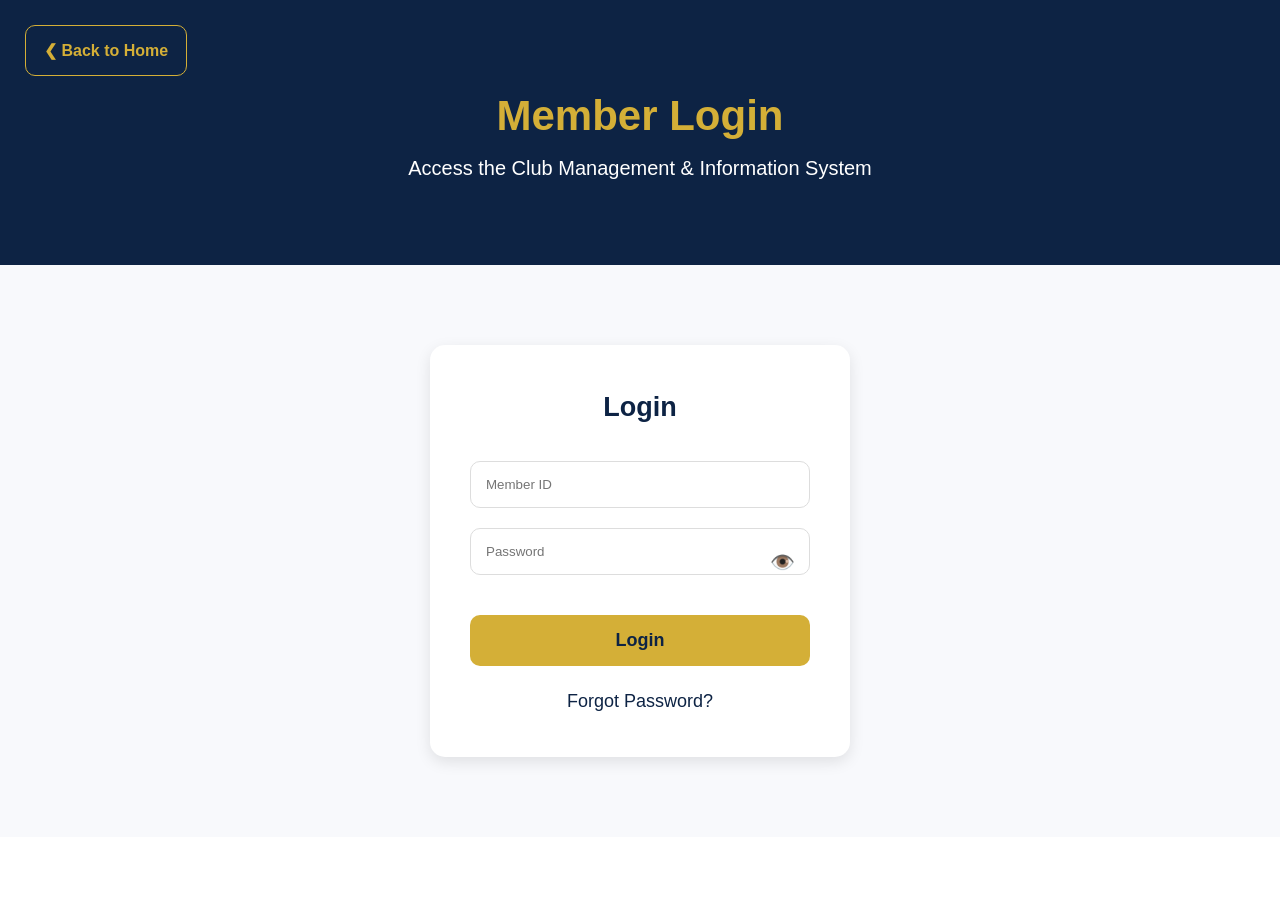
<file: admin-dashboard.html>
<!DOCTYPE html>
<html lang="en">

<head>

<meta charset="UTF-8">
<meta name="viewport" content="width=device-width, initial-scale=1.0">

<title>Admin Dashboard | MURGABANI 1 TO 100 CLUB</title>

<link rel="stylesheet" href="css/dashboard.css">

</head>

<body>

<script>

if(sessionStorage.getItem("loggedIn")!=="true"){

    alert("Please login first.");

    window.location.href="login.html";

}

function logout(){

    sessionStorage.removeItem("loggedIn");
    sessionStorage.removeItem("memberName");
    sessionStorage.removeItem("memberRole");

    window.location.replace("login.html");

}

</script>

<header>

<div>

<h2>MURGABANI 1 TO 100 CLUB</h2>
<h3 class="dashboard-title">Admin Dashboard</h3>
<p id="welcome"></p>

</div>

<button class="logout-btn" onclick="logout()">

Logout

</button>

</header>

<div class="container">

<div class="filter-box">

<h3>Dashboard Filters</h3>

<div class="filter-row">

<div class="filter-group">

<label>Year</label>

<select id="year">

<option>Loading...</option>

</select>

</div>

<div class="filter-group">

<label>Puja</label>

<select id="puja">

<option>Loading...</option>

</select>

</div>

</div>

</div>

<div class="loading" id="loading">

Loading Dashboard...

</div>
  <h3 class="overview-title">
    📊 Dashboard Overview
</h3>

<div class="grid">

<div class="card">

<h3>👥 Total Members</h3>

<h2 id="members">0</h2>

</div>

<div class="card">

<h3>💰 Total Collection</h3>

<h2 id="collection">₹0</h2>

</div>

<div class="card">

<h3>🧾 Total Expenses</h3>

<h2 id="expenses">₹0</h2>

</div>

<div class="card">

<h3>💵 Balance</h3>

<h2 id="balance">₹0</h2>

</div>

</div>
</div>
<!-- Management Modules -->

<div class="module-section">

    <h3 class="module-title">Management Modules</h3>

    <div class="module-grid">

        <div class="module-card" id="roadCollectionBtn">
            <div class="module-icon">🚗</div>
            <div class="module-name">Enter Road Collection</div>
        </div>

        <div class="module-card" id="villageCollectionBtn">
            <div class="module-icon">🏠</div>
            <div class="module-name">Enter Village Collection</div>
        </div>

        <div class="module-card" id="memberCollectionBtn">
            <div class="module-icon">👥</div>
            <div class="module-name">Enter Members Collection</div>
        </div>

        <div class="module-card" id="expenseBtn">
            <div class="module-icon">💸</div>
            <div class="module-name">Enter Expenses</div>
        </div>

        <div class="module-card" id="reportBtn">
            <div class="module-icon">📊</div>
            <div class="module-name">Reports</div>
        </div>

        <div class="module-card" id="memberManageBtn">
            <div class="module-icon">👤</div>
            <div class="module-name">Manage Members</div>
        </div>

        <div class="module-card" id="analyticsBtn">
            <div class="module-icon">📈</div>
            <div class="module-name">Analytics</div>
        </div>

        <div class="module-card" id="settingsBtn">
            <div class="module-icon">⚙️</div>
            <div class="module-name">Settings</div>
        </div>

    </div>

</div>
</div>

<script src="js/admin-dashboard.js"></script>

</body>

</html>
</file>
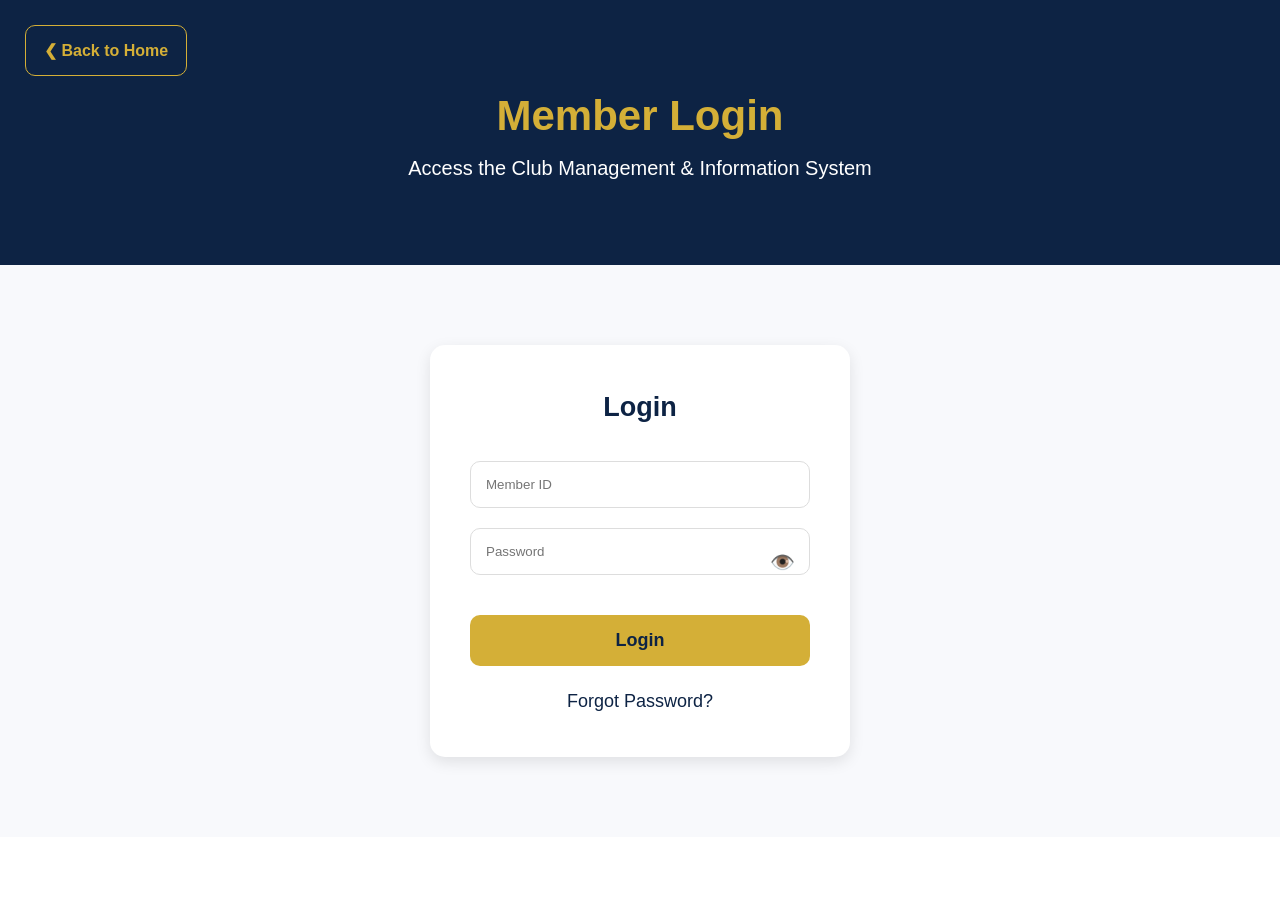
<file: change-password.html>
<!DOCTYPE html>
<html lang="en">

<head>
    <meta charset="UTF-8">
    <meta name="viewport" content="width=device-width, initial-scale=1.0">

    <title>Change Password</title>

    <link rel="stylesheet" href="css/style.css">
    <link rel="stylesheet" href="css/change-password.css">
</head>

<body>

<div class="change-container">

    <div class="card">

        <h2>🔒 Change Password</h2>

        <p class="info">
            For your security, please change your default password before continuing.
        </p>

        <div class="form-group">
            <label>Member ID</label>
            <input
                type="text"
                id="memberId"
                readonly
            >
        </div>

        <div class="form-group">
            <label>New Password</label>
            <input
                type="password"
                id="newPassword"
                placeholder="Enter new password"
            >
        </div>

        <div class="form-group">
            <label>Confirm Password</label>
            <input
                type="password"
                id="confirmPassword"
                placeholder="Confirm new password"
            >
        </div>

        <button id="changePasswordBtn">
            Change Password
        </button>

    </div>

</div>

<!-- Toast Notification -->
<div id="toast" class="toast">
    <span id="toastIcon"></span>
    <span id="toastMessage"></span>
</div>

<script src="js/change-password.js"></script>

</body>
</html>
</file>
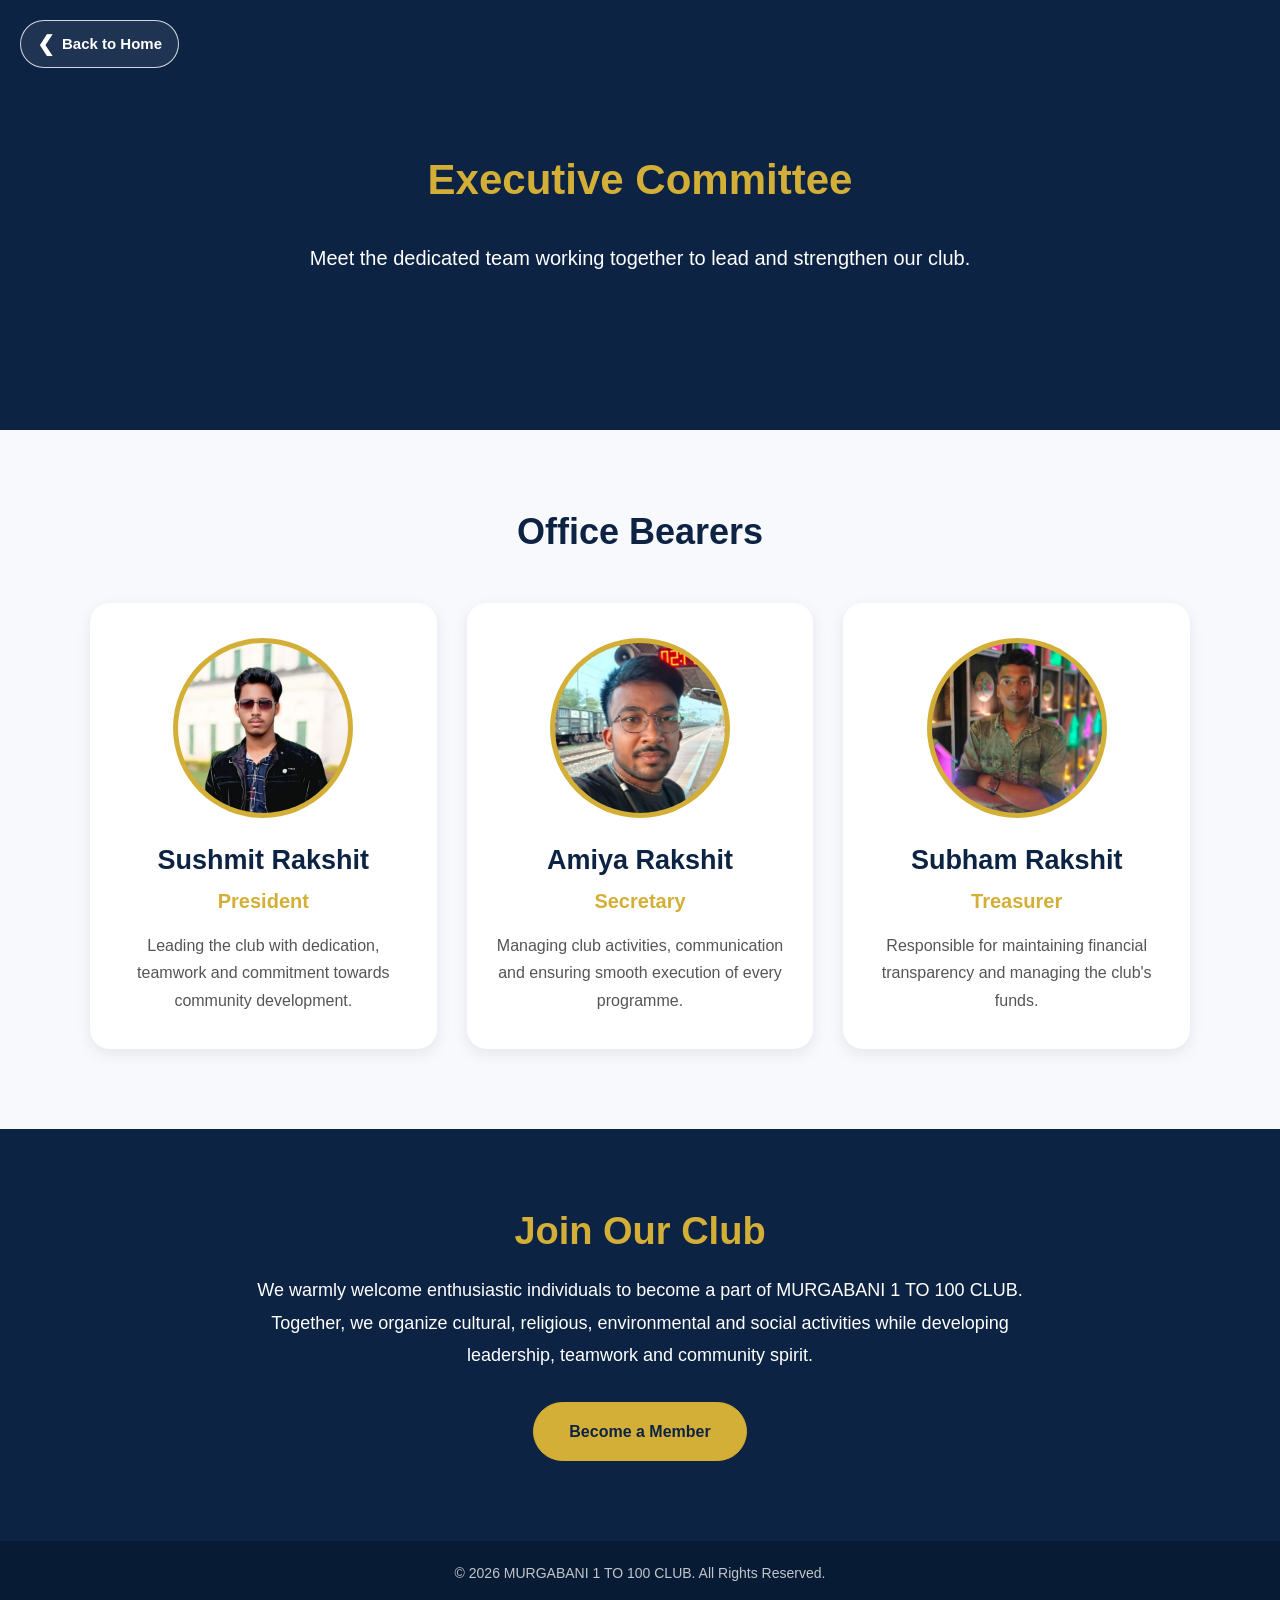
<file: committee.html>
<!DOCTYPE html>
<html lang="en">
<head>
    <meta charset="UTF-8">
    <meta name="viewport" content="width=device-width, initial-scale=1.0">

    <title>Executive Committee | MURGABANI 1 TO 100 CLUB</title>

    <!-- Main Website CSS -->
    <link rel="stylesheet" href="css/style.css">

    <!-- Committee Page CSS -->
    <link rel="stylesheet" href="css/committee.css">
</head>

<body>

    <!-- =====================================================
         COMMITTEE HEADER
         ===================================================== -->

    <header class="committee-header">

        <!-- Back to Home -->
        <a href="index.html" class="back-home">
            <span class="back-arrow">❮</span>
            <span>Back to Home</span>
        </a>

        <div class="committee-header-content">

            <h1>Executive Committee</h1>

            <p>
                Meet the dedicated team working together to
                lead and strengthen our club.
            </p>

        </div>

    </header>


    <!-- =====================================================
         OFFICE BEARERS
         ===================================================== -->

    <section class="committee-section">

        <h2>Office Bearers</h2>

        <div class="committee-grid">


            <!-- ================= PRESIDENT ================= -->

            <div class="member-card">

                <div class="member-photo">
                    <img
                        src="images/President3.jpg"
                        alt="Sushmit Rakshit - President"
                        loading="lazy"
                    >
                </div>

                <div class="member-info">

                    <h3>Sushmit Rakshit</h3>

                    <h4>President</h4>

                    <p>
                        Leading the club with dedication, teamwork
                        and commitment towards community development.
                    </p>

                </div>

            </div>


            <!-- ================= SECRETARY ================= -->

            <div class="member-card">

                <div class="member-photo">
                    <img
                        src="images/secretary1.jpg"
                        alt="Amiya Rakshit - Secretary"
                        loading="lazy"
                    >
                </div>

                <div class="member-info">

                    <h3>Amiya Rakshit</h3>

                    <h4>Secretary</h4>

                    <p>
                        Managing club activities, communication and
                        ensuring smooth execution of every programme.
                    </p>

                </div>

            </div>


            <!-- ================= TREASURER ================= -->

            <div class="member-card">

                <div class="member-photo">
                    <img
                        src="images/treasurer1.jpg"
                        alt="Subham Rakshit - Treasurer"
                        loading="lazy"
                    >
                </div>

                <div class="member-info">

                    <h3>Subham Rakshit</h3>

                    <h4>Treasurer</h4>

                    <p>
                        Responsible for maintaining financial
                        transparency and managing the club's funds.
                    </p>

                </div>

            </div>


        </div>

    </section>


    <!-- =====================================================
         JOIN CLUB
         ===================================================== -->

    <section class="join-club">

        <h2>Join Our Club</h2>

        <p>
            We warmly welcome enthusiastic individuals to become
            a part of MURGABANI 1 TO 100 CLUB. Together, we
            organize cultural, religious, environmental and
            social activities while developing leadership,
            teamwork and community spirit.
        </p>

        <a
            href="membership-application.html"
            class="join-btn"
        >
            Become a Member
        </a>

    </section>


    <!-- =====================================================
         FOOTER
         ===================================================== -->

    <footer class="committee-footer">

        <p>
            © 2026 MURGABANI 1 TO 100 CLUB. All Rights Reserved.
        </p>

    </footer>


</body>
</html>
</file>
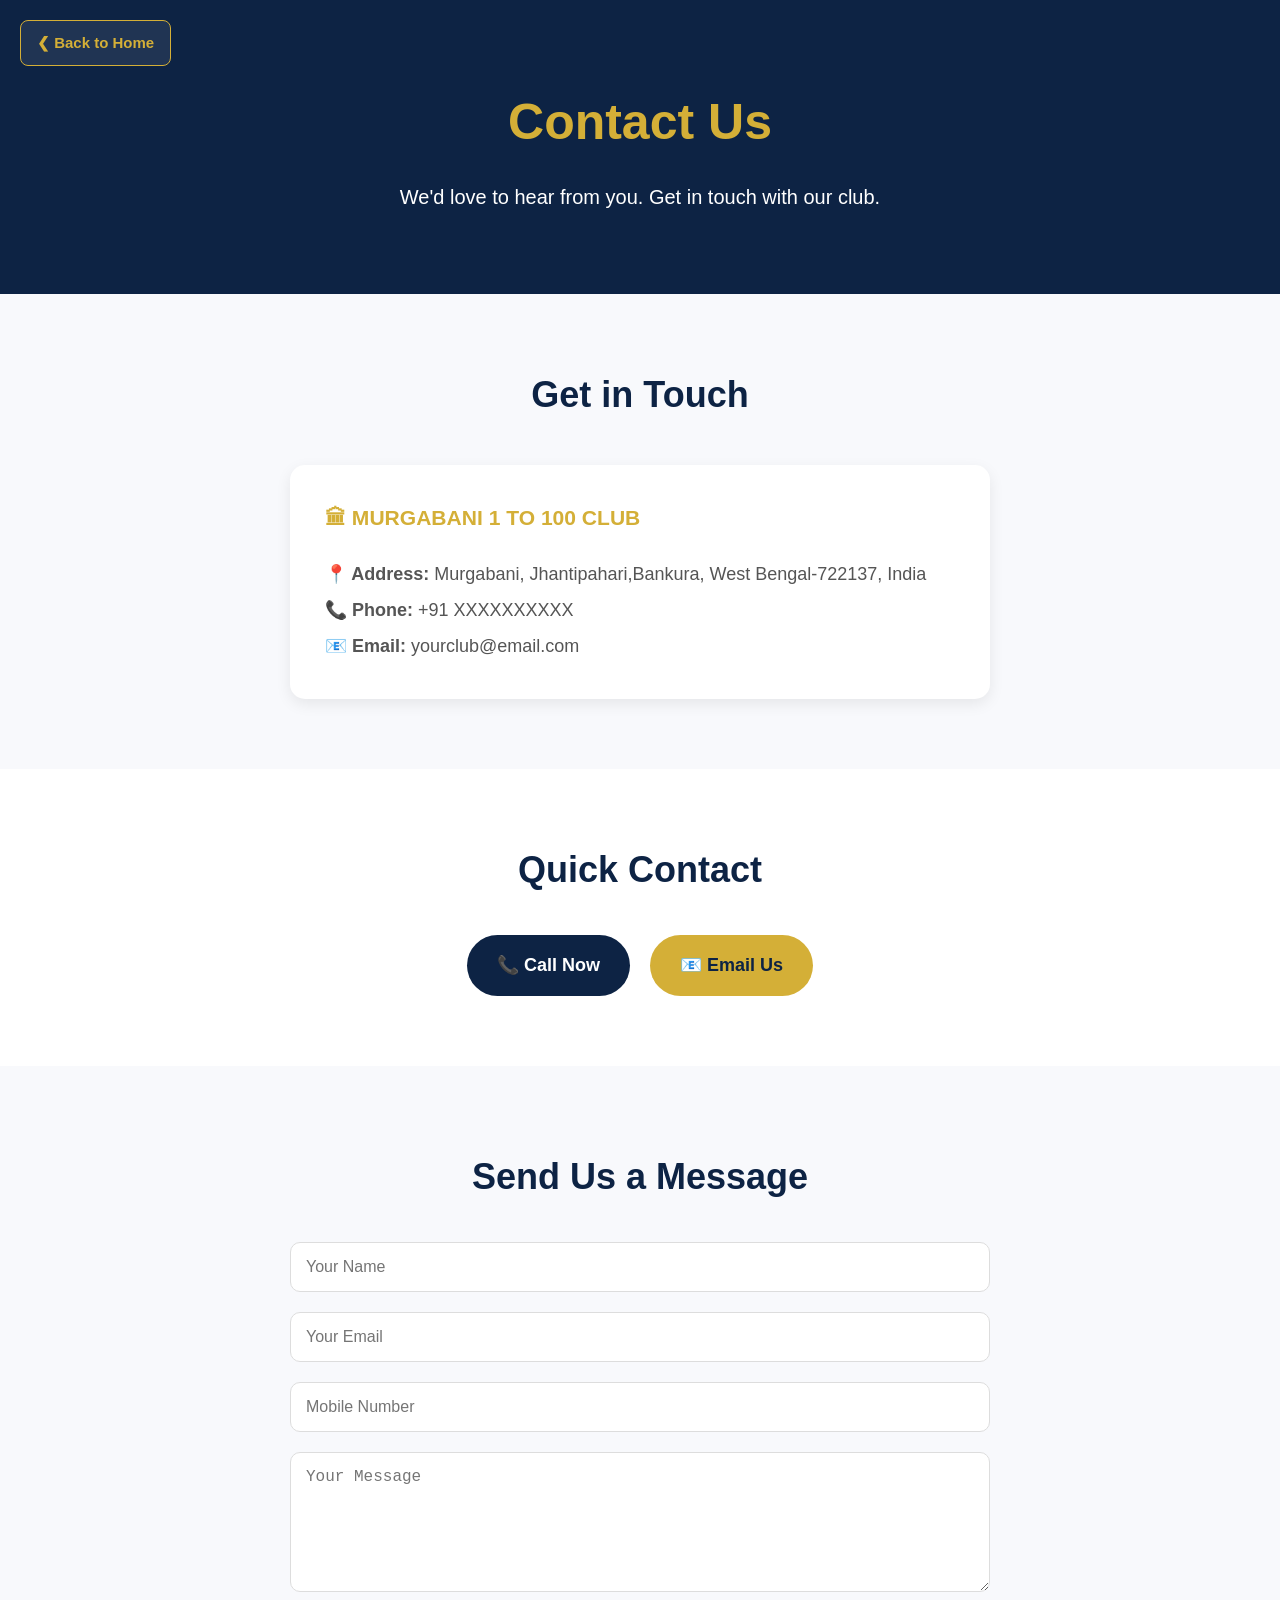
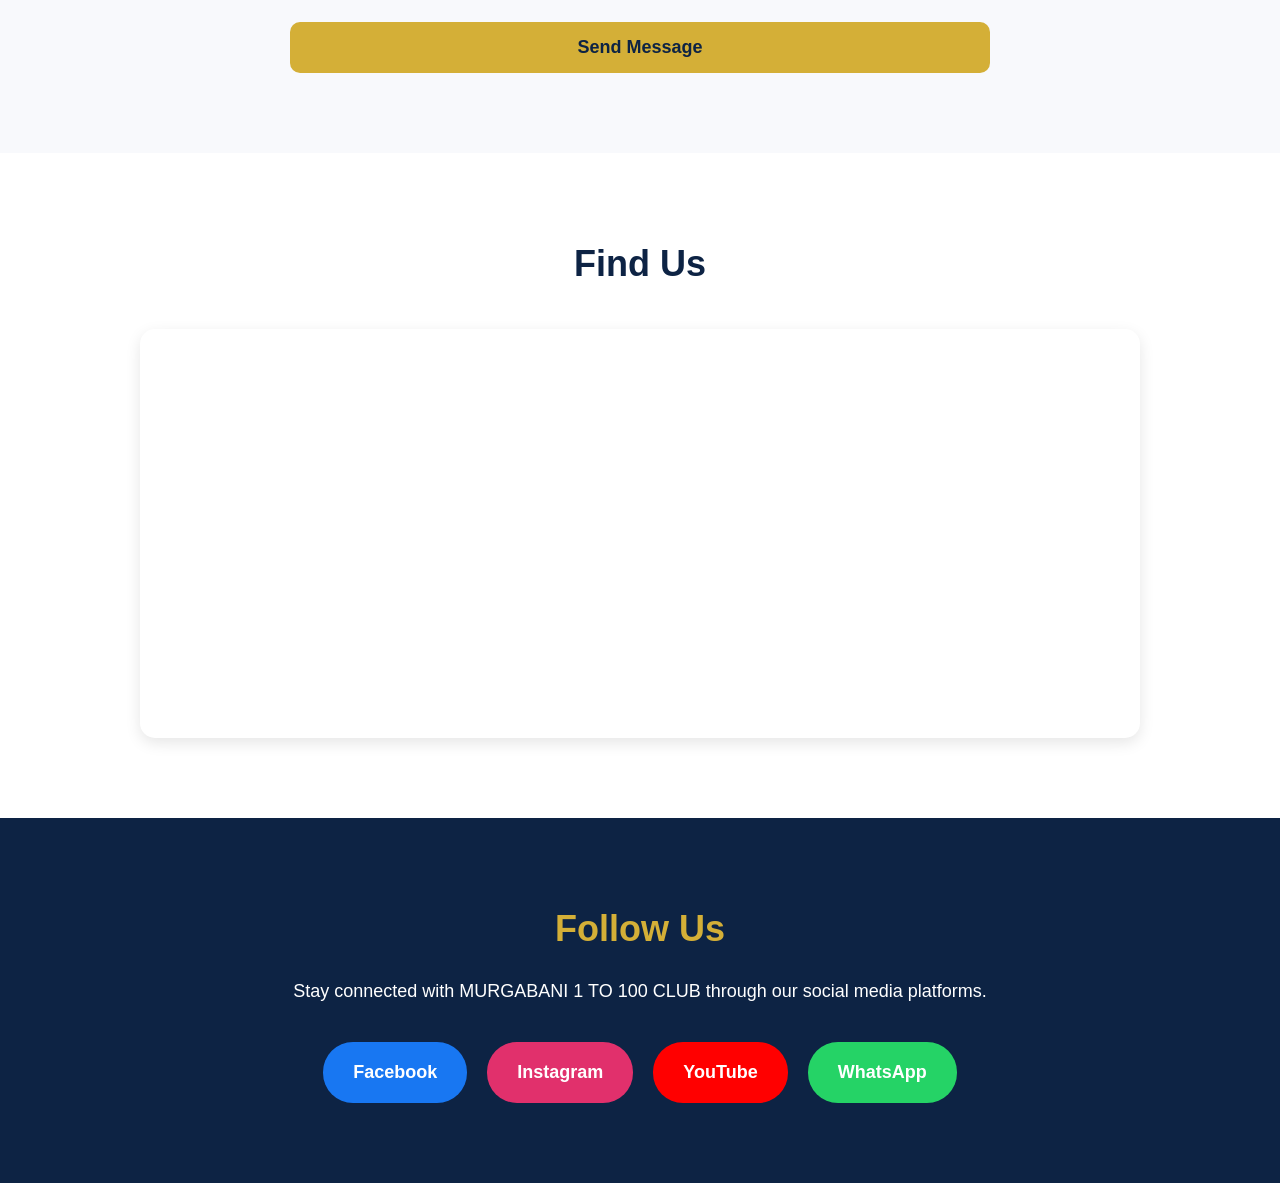
<file: contact.html>
<!DOCTYPE html>
<html lang="en">

<head>
    <meta charset="UTF-8">
    <meta name="viewport" content="width=device-width, initial-scale=1.0">
    <title>Contact Us | MURGABANI 1 TO 100 CLUB</title>

    <link rel="stylesheet" href="css/style.css">
    <link rel="stylesheet" href="css/contact.css">
</head>

<body>

<header class="contact-header">

  <a href="index.html" class="back-home">
    ❮ Back to Home
</a>

    <h1>Contact Us</h1>

    <p>
        We'd love to hear from you. Get in touch with our club.
    </p>

</header>
<section class="contact-info">

    <h2>Get in Touch</h2>

    <div class="info-card">

        <h3>🏛 MURGABANI 1 TO 100 CLUB</h3>

        <p><strong>📍 Address:</strong> Murgabani, Jhantipahari,Bankura, West Bengal-722137, India</p>

        <p><strong>📞 Phone:</strong> +91 XXXXXXXXXX</p>

        <p><strong>📧 Email:</strong> yourclub@email.com</p>

    </div>

</section>
<section class="quick-contact">

    <h2>Quick Contact</h2>

    <div class="button-group">

        <a href="tel:+91XXXXXXXXXX" class="contact-btn call-btn">
            📞 Call Now
        </a>

        

        <a href="mailto:yourclub@email.com" class="contact-btn email-btn">
            📧 Email Us
        </a>

    </div>

</section>  
  <section class="contact-form">

    <h2>Send Us a Message</h2>

    <form>

        <input type="text" placeholder="Your Name" required>

        <input type="email" placeholder="Your Email" required>

        <input type="tel" placeholder="Mobile Number">

        <textarea placeholder="Your Message" rows="6" required></textarea>

        <button type="submit">Send Message</button>

    </form>

</section>
  <section class="map-section">

    <h2>Find Us</h2>

    <div class="map-container">

        <iframe
            src="https://www.google.com/maps/embed?pb="
            width="100%"
            height="400"
            style="border:0;"
            allowfullscreen=""
            loading="lazy">
        </iframe>

    </div>

</section>
  <section class="social-section">

    <h2>Follow Us</h2>

    <p>Stay connected with MURGABANI 1 TO 100 CLUB through our social media platforms.</p>

    <div class="social-links">

        <a href="#" class="social-btn facebook">Facebook</a>

        <a href="#" class="social-btn instagram">Instagram</a>

        <a href="#" class="social-btn youtube">YouTube</a>

        <a href="#" class="social-btn whatsapp">WhatsApp</a>

    </div>

</section>
</body>
</html>
</file>
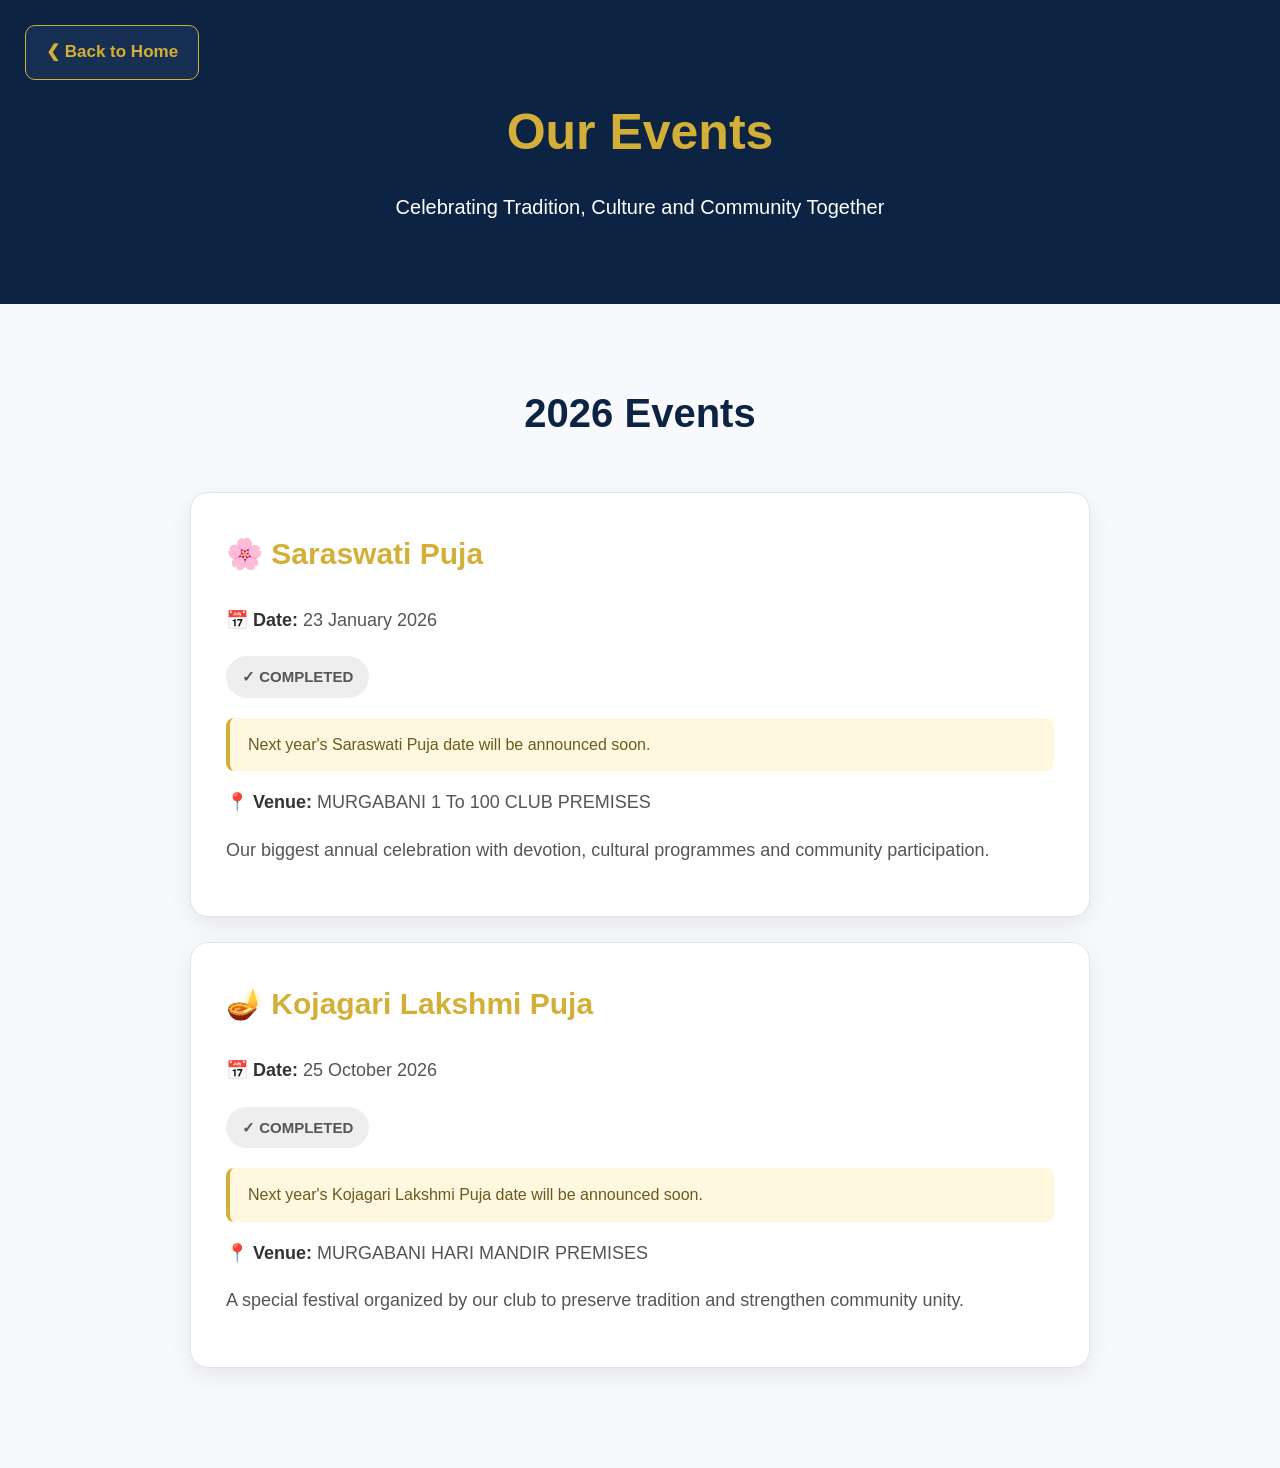
<file: events.html>
<!DOCTYPE html>
<html lang="en">

<head>
    <meta charset="UTF-8">
    <meta name="viewport" content="width=device-width, initial-scale=1.0">

    <title>Events | MURGABANI 1 TO 100 CLUB</title>

    <link rel="stylesheet" href="css/style.css">
    <link rel="stylesheet" href="css/events.css">
</head>

<body>

<!-- =========================
     EVENTS HEADER
========================= -->

<header class="events-header">

    <!-- BACK TO HOME BUTTON -->
    <a href="index.html" class="back-home">
        ❮ Back to Home
    </a>

    <h1>Our Events</h1>

    <p>
        Celebrating Tradition, Culture and Community Together
    </p>

</header>


<!-- =========================
     UPCOMING EVENTS
========================= -->

<section class="upcoming-events">

    <h2 id="events-year">2026 Events</h2>

    <div id="events-container">

        <!-- Events will be automatically generated by JavaScript -->

    </div>

</section>


<!-- =========================
     JAVASCRIPT
========================= -->

<script src="js/events.js"></script>

</body>
</html>
</file>
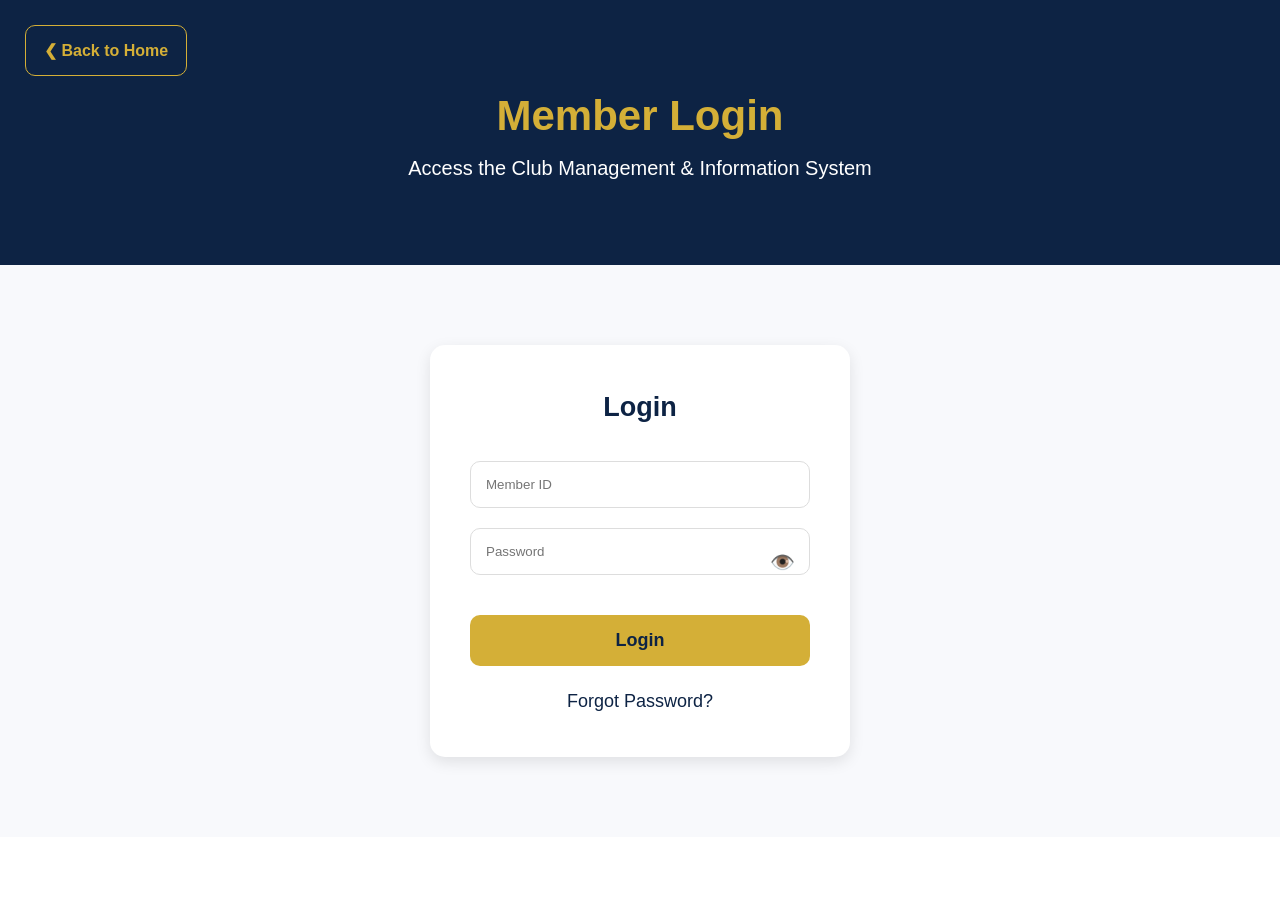
<file: login.html>
<!DOCTYPE html>
<html lang="en">

<head>
<meta charset="UTF-8">
<meta name="viewport" content="width=device-width, initial-scale=1.0">

<title>Member Login | MURGABANI 1 TO 100 CLUB</title>

<link rel="stylesheet" href="css/style.css">
<link rel="stylesheet" href="css/login.css">

</head>

<body>

<header class="login-header">

<a href="index.html" class="login-back-home">
    ❮ Back to Home
</a>
  
<h1>Member Login</h1>

<p>
Access the Club Management & Information System
</p>

</header>

<section class="login-section">

<div class="login-card">

<h2>Login</h2>

<form>

<input
    type="text"
    id="username"
    placeholder="Member ID"
    required>

<div class="password-box">

    <input
        type="password"
        id="password"
        placeholder="Password"
        required>

    <span id="togglePassword">👁️</span>

</div>

<button type="submit">
Login
</button>

</form>

<p class="forgot">
<a href="#">Forgot Password?</a>
</p>

</div>

</section>
<script src="js/login.js"></script>

<!-- Login Modal -->
<div id="loginModal" class="modal">

    <div class="modal-content">

        <div id="loginModalIcon" class="modal-icon">❌</div>

        <h2 id="loginModalTitle">Login Failed</h2>

        <p id="loginModalMessage"></p>

        <button onclick="closeLoginModal()">OK</button>

    </div>

</div>

<!-- Loading Spinner -->
<div id="loadingOverlay" class="loading-overlay">

    <div class="spinner"></div>

    <p>Signing you in...</p>

</div>
  
</body>
</html>
</file>
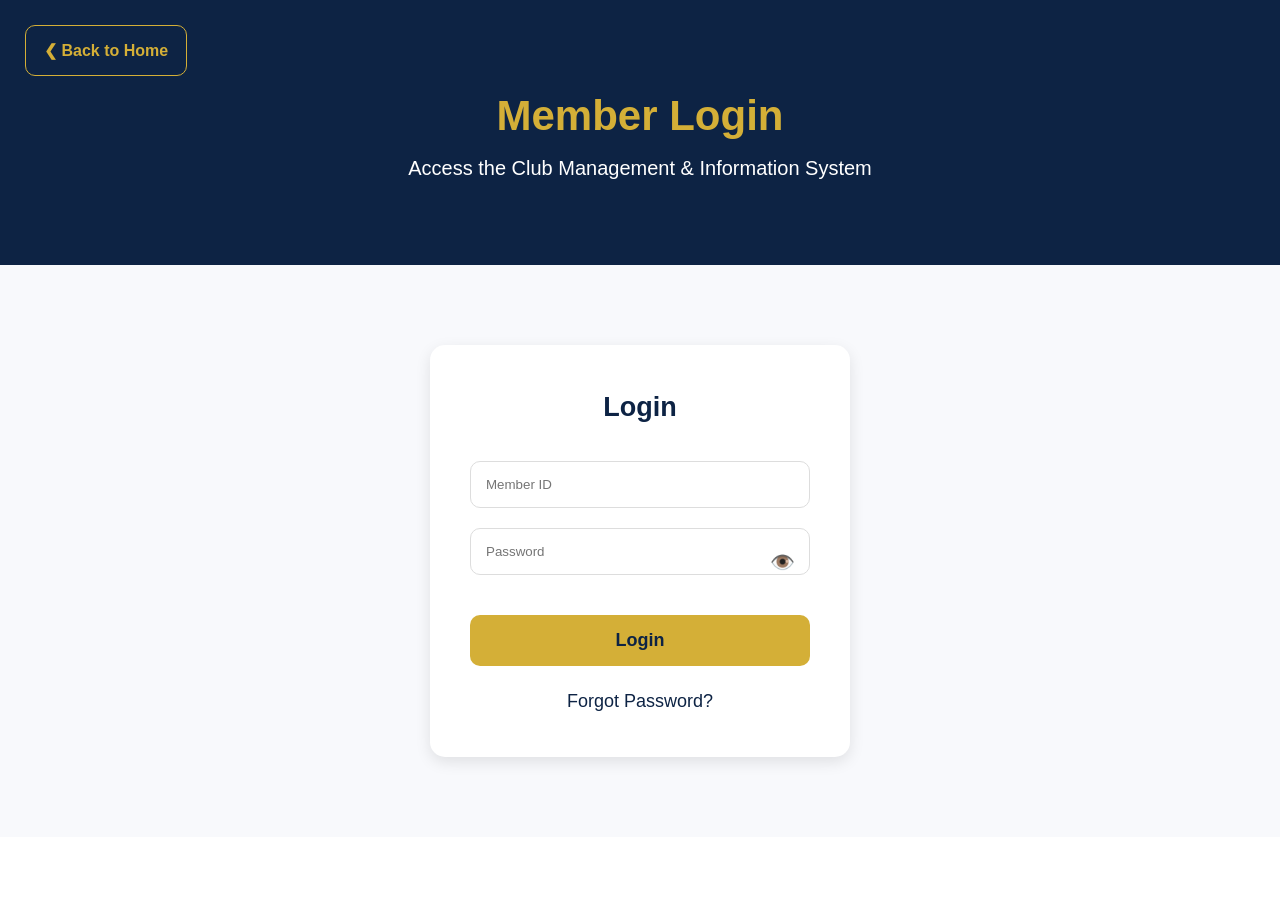
<file: manage-members.html>
<!DOCTYPE html>
<html lang="en">

<head>

<meta charset="UTF-8">
<meta name="viewport" content="width=device-width, initial-scale=1.0">

<title>Manage Members</title>

<link rel="stylesheet" href="css/manage-members.css">

</head>

<body>

<script>
(function () {

    const loggedIn =
        sessionStorage.getItem("loggedIn");

    const role =
        sessionStorage.getItem("memberRole");

    if (loggedIn !== "true") {

        alert("Please login first.");

        window.location.replace(
            "login.html"
        );

        return;
    }

    if (
        !role ||
        role.toLowerCase() !== "admin"
    ) {

        alert(
            "Access denied. Admin login required."
        );

        window.location.replace(
            "member-dashboard.html"
        );

        return;
    }

})();
</script>
    
    
<header class="page-header">

    <button id="backBtn">⏪</button>

    <h1>👥 Manage Members</h1>

</header>

<!-- Toolbar -->

<div class="toolbar">

    <input
        type="text"
        id="searchMember"
        placeholder="🔍 Search Member">

    <button id="addMemberBtn">
        ➕ Add Member
    </button>

    <button id="membershipRequestsBtn">
    📋 Membership Requests
    <span id="requestCount" class="request-badge">0</span>
</button>

</div>

<!-- Members Table -->

<div class="table-card" id="membersTableCard">

<table>

<thead>

<tr>

<th>ID</th>
<th>Name</th>
<th>Mobile</th>
<th>Role</th>
<th>Status</th>
<th>Action</th>

</tr>

</thead>

<tbody id="memberTableBody">

</tbody>

</table>

</div>

<!-- Membership Requests -->

<section id="membershipRequestsSection" style="display:none;">

<div class="table-card">

<table>

<thead>

<tr>

<th>Request ID</th>
<th>Name</th>
<th>Mobile</th>
<th>Status</th>
<th>Action</th>

</tr>

</thead>

<tbody id="requestTableBody">

</tbody>

</table>

</div>

</section>

<!-- Add Member Modal -->

<div id="memberModal" class="modal">

<div class="modal-content">

<h2>Add New Member</h2>

<input
type="text"
id="memberName"
placeholder="Member Name">

<input
type="tel"
id="memberMobile"
placeholder="Mobile Number">

<input
type="email"
id="memberEmail"
placeholder="Email">

<select id="memberRole">

<option value="Member">Member</option>
<option value="Admin">Admin</option>
<option value="President">President</option>
<option value="Secretary">Secretary</option>
<option value="Treasurer">Treasurer</option>

</select>

<div class="modal-buttons">

<button id="saveMemberBtn">

Save Member

</button>

<button id="closeModalBtn">

Cancel

</button>

</div>

</div>

</div>

<!-- Membership Request Modal -->

<div id="requestModal" class="modal">

<div class="modal-content">

<h2>Membership Request</h2>

<p>

<strong>Request ID:</strong>

<span id="reqId"></span>

</p>

<p>

<strong>Name:</strong>

<span id="reqName"></span>

</p>

<p>

<strong>Mobile:</strong>

<span id="reqMobile"></span>

</p>

<p>

<strong>Email:</strong>

<span id="reqEmail"></span>

</p>

<p>

<strong>Reason:</strong>

</p>

<textarea
id="reqReason"
rows="4"
readonly></textarea>

<p>

<strong>Status:</strong>

<span id="reqStatus"></span>

</p>

<div class="modal-buttons">

<button
id="rejectRequestBtn"
class="reject-btn">

❌ Reject

</button>

<button
id="acceptRequestBtn"
class="accept-btn">

✅ Accept

</button>

<button
id="closeRequestModalBtn">

Close

</button>

</div>

</div>

</div>

<!-- Success Modal -->
<div id="successModal" class="modal">

    <div class="modal-content success-modal">

        <div class="success-icon">✅</div>

        <h2>Member Approved</h2>

        <p class="success-subtitle">
            Applicant has been added successfully.
        </p>

        <div class="success-details">

            <p><strong>Member ID</strong><span id="smMemberId"></span></p>

            <p><strong>Name</strong><span id="smName"></span></p>

            <p><strong>Mobile</strong><span id="smMobile"></span></p>

            <p><strong>Email</strong><span id="smEmail"></span></p>

            <p><strong>Role</strong><span id="smRole"></span></p>

            <p><strong>Password</strong><span id="smPassword"></span></p>

            <p><strong>Status</strong><span id="smStatus"></span></p>

            <p><strong>Join Date</strong><span id="smJoinDate"></span></p>

        </div>

        <div class="modal-buttons">

            <button id="copyPasswordBtn">
                📋 Copy Password
            </button>

            <button id="closeSuccessBtn">
                Close
            </button>

        </div>

    </div>

</div>


<!-- Reject Confirmation Modal -->
<div id="rejectModal" class="modal">

    <div class="modal-content">

        <h2 style="color:#d32f2f;">⚠ Reject Request</h2>

        <p>
            Are you sure you want to reject this membership request?
        </p>

        <p><b>Request ID:</b> <span id="rejectReqId"></span></p>

        <p><b>Name:</b> <span id="rejectReqName"></span></p>

        <div class="modal-buttons">

            <button id="cancelRejectBtn">
                Cancel
            </button>

            <button id="confirmRejectBtn" class="reject-btn">
                ❌ Reject
            </button>

        </div>

    </div>

</div>

<div id="editMemberModal" class="modal">

    <div class="modal-content">

        <h2>✏ Edit Member</h2>

        <input type="hidden" id="editMemberId">

        <label for="editName">Name</label>
<input type="text" id="editName">

        <label for="editMobile">Mobile Number</label>
<input type="tel" id="editMobile">

        <label for="editEmail">Email Address</label>
<input type="email" id="editEmail">

       <label for="editRole">Role</label>
<select id="editRole"> 
            <option>Member</option>
            <option>Admin</option>
            <option>President</option>
            <option>Secretary</option>
            <option>Treasurer</option>
        </select>

       <label for="editPassword">Password</label>
<input type="text" id="editPassword"> 

        <label for="editStatus">Status</label>
<select id="editStatus">
            <option>Active</option>
            <option>Inactive</option>
        </select>

        <div class="modal-buttons">

            <button id="updateMemberBtn">
                💾 Update
            </button>

            <button id="closeEditModalBtn">
                Cancel
            </button>

        </div>

    </div>

</div>
  
<!-- Toast -->

<div id="toast" class="toast">

<span id="toastIcon"></span>

<span id="toastMessage"></span>

</div>

<script src="js/manage-members.js"></script>

</body>

</html>
</file>
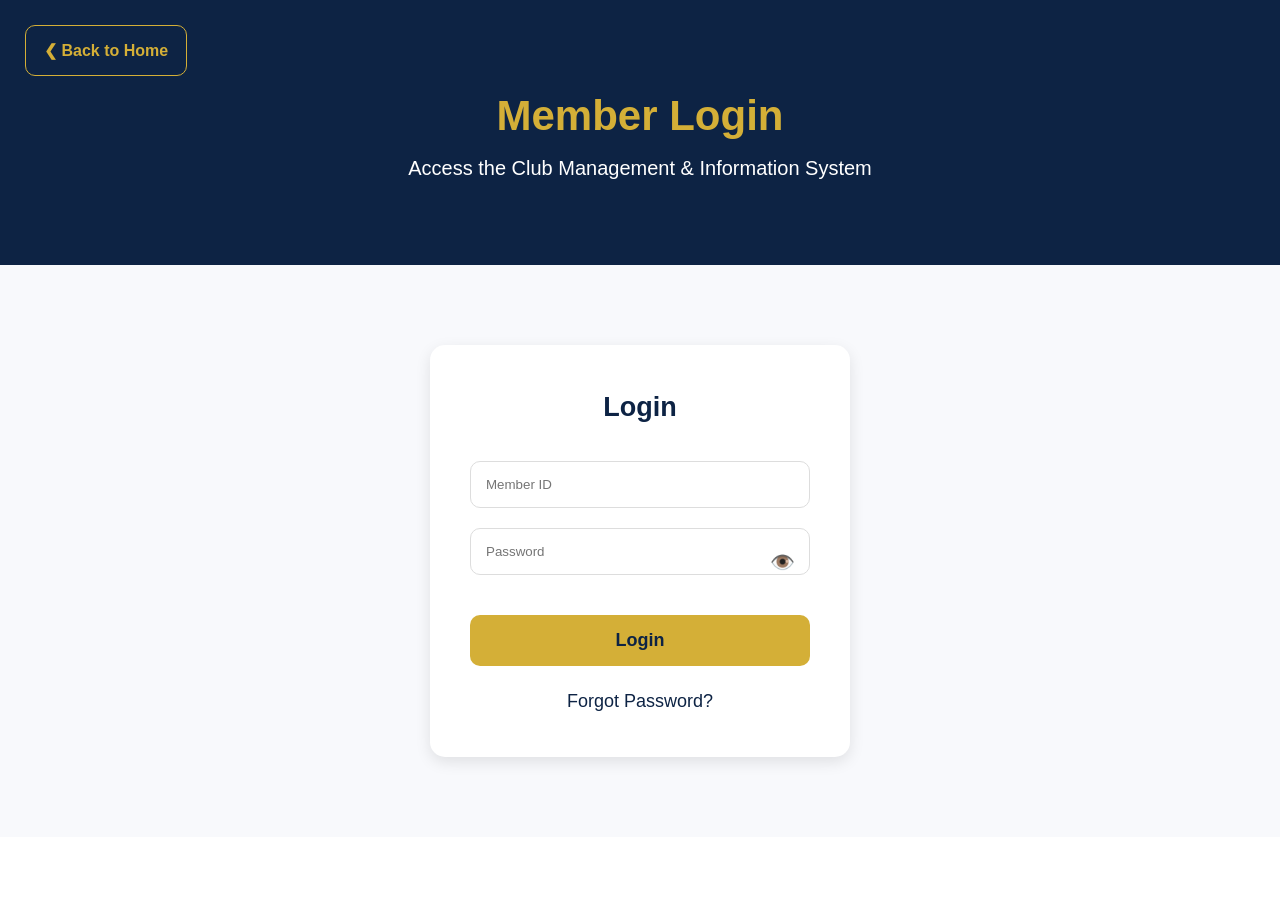
<file: member-dashboard.html>
<!DOCTYPE html>
<html lang="en">

<head>

<meta charset="UTF-8">
<meta name="viewport" content="width=device-width, initial-scale=1.0">

<title>Member Dashboard | MURGABANI 1 TO 100 CLUB</title>

<link rel="stylesheet" href="css/member-dashboard.css">

</head>

<body>

<script>

if(sessionStorage.getItem("loggedIn")!=="true"){

    alert("Please login first.");

    window.location.href="login.html";

}

function logout(){

    sessionStorage.removeItem("loggedIn");
    sessionStorage.removeItem("memberId");
    sessionStorage.removeItem("memberName");
    sessionStorage.removeItem("memberRole");

    // Clear global dashboard filters
    sessionStorage.removeItem("selectedYear");
    sessionStorage.removeItem("selectedPuja");

    window.location.replace("login.html");

}

</script>

<header>

<div>

<h2>MURGABANI 1 TO 100 CLUB</h2>
<h3 class="dashboard-title">Member Dashboard</h3>
<p id="welcome"></p>

</div>

<div class="header-buttons">
    <button id="changePasswordBtn">🔑 Change Password</button>
    <button id="logoutBtn">🚪 Logout</button>
</div>



</header>

<div class="container">

<div class="filter-box">

<h3>Dashboard Filters</h3>

<div class="filter-row">

<div class="filter-group">

<label>Year</label>

<select id="year">

<option>Loading...</option>

</select>

</div>

<div class="filter-group">

<label>Puja</label>

<select id="puja">

<option>Loading...</option>

</select>

</div>

</div>

</div>

<div class="loading" id="loading">

Loading Dashboard...

</div>
  <h3 class="overview-title">
    📊 Dashboard Overview
</h3>

<div class="grid">

<div class="card">

<h3>👥 Total Members</h3>

<h2 id="members">0</h2>

</div>

<div class="card">

<h3>💰 Total Collection</h3>

<h2 id="collection">₹0</h2>

</div>

<div class="card">

<h3>🧾 Total Expenses</h3>

<h2 id="expenses">₹0</h2>

</div>

<div class="card">

<h3>💵 Balance</h3>

<h2 id="balance">₹0</h2>

</div>

</div>
</div>
<!-- Management Modules -->

<div class="module-section">

    <h3 class="module-title">Member Services</h3>

    <div class="module-grid">

        <div class="module-card" id="roadCollectionBtn">
            <div class="module-icon">🚗</div>
            <div class="module-name">Enter Road Collection</div>
        </div>

        <div class="module-card" id="villageCollectionBtn">
            <div class="module-icon">🏠</div>
            <div class="module-name">Enter Village Collection</div>
        </div>

        <div class="module-card" id="memberCollectionBtn">
            <div class="module-icon">👥</div>
            <div class="module-name">Enter Members Collection</div>
        </div>

        <div class="module-card" id="expenseBtn">
            <div class="module-icon">💸</div>
            <div class="module-name">Enter Expenses</div>
        </div>

        <div class="module-card" id="reportBtn">
            <div class="module-icon">📊</div>
            <div class="module-name">Reports</div>
        </div>

        

        <div class="module-card" id="analyticsBtn">
            <div class="module-icon">📈</div>
            <div class="module-name">Analytics</div>
        </div>

        <div class="module-card" id="historyBtn">
    <div class="module-icon">📜</div>
    <div class="module-name">My History</div>
</div>

  <div class="module-card" id="settingsBtn">
    <div class="module-icon">⚙️</div>
    <div class="module-name">Settings</div>
</div>

    </div>

</div>

<!-- ======================================
     PREMIUM MEMBER DASHBOARD LOADER
====================================== -->

<div id="dashboardLoader" class="dashboard-loader">

    <div class="loader-box">

        <!-- Gold Orbit -->
        <div class="loader-orbit">

            <div class="orbit-dot"></div>

            <div class="loader-logo">
                🏛️
            </div>

        </div>

        <!-- Club Name -->
        <div class="loader-brand">
            MURGABANI 1 TO 100 CLUB
        </div>

        <!-- Loading Title -->
        <h2 id="loaderTitle">
            Member Dashboard
        </h2>

        <!-- Progress Bar -->
        <div class="loader-progress">

            <div
                id="loaderProgressBar"
                class="loader-progress-bar">
            </div>

        </div>

        <!-- Percentage -->
        <div
            id="loaderPercent"
            class="loader-percent">
            0%
        </div>

        <!-- Status -->
        <p id="loaderStatus">
            Verifying your membership...
        </p>

    </div>

</div>

  
<script src="js/member-dashboard.js"></script>

<div id="comingSoonModal" class="modal">

    <div class="modal-content">

        <div id="modalIcon" class="modal-icon">🚀</div>

        <h2 id="modalTitle">Coming Soon</h2>

        <p>
            😂😎 এটা করার সময় পাইনি।
💸 আমার বিল টা পেমেন্ট না হওয়া পর্যন্ত করব না!😜🙌
🍗 অথবা একদিন ক্লাব থেকে Tulip এ পার্টির ব্যবস্থা করতে হবে! 🤭🍽️
            🤔অনেক দিন হলো... এবার পেটে কিছু না পড়লে আর কাজের এনার্জি পাওয়া যাচ্ছে নাই।😋
    🎉💯 MURGABANI 1 TO 100 CLUB 💯🎉   
        📣 Hip Hip... Hurray! 🙌
        </p>

        <button onclick="closeModal()">OK</button>

    </div>

</div>
  
</body>

</html>
</file>
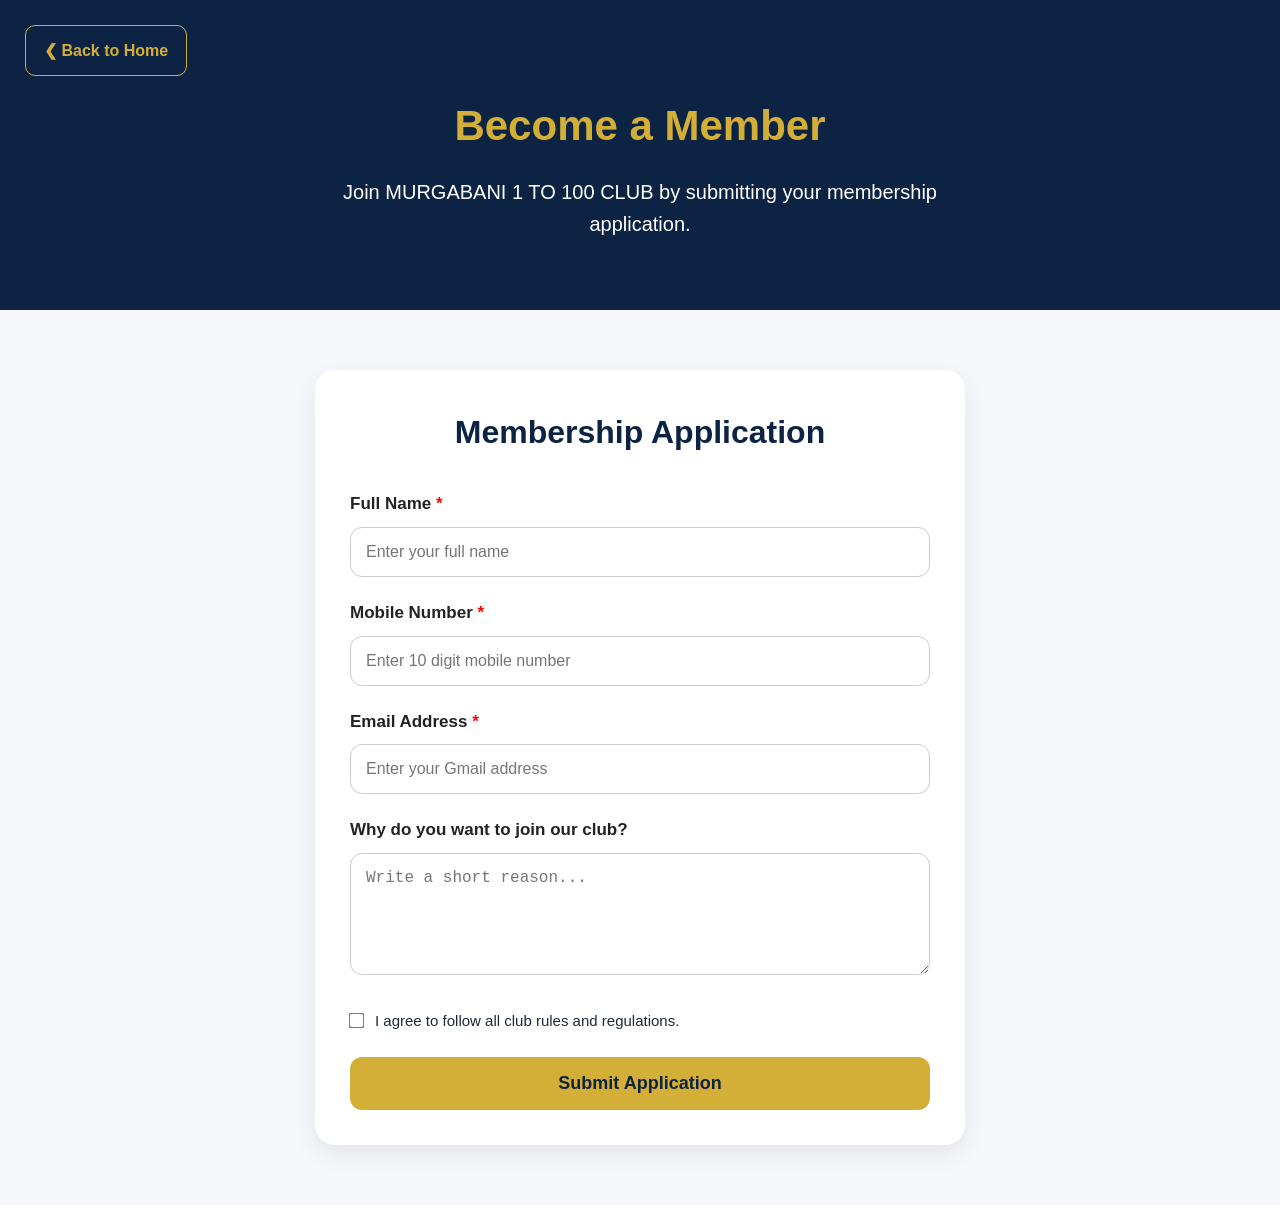
<file: membership-application.html>
<!DOCTYPE html>
<html lang="en">

<head>

<meta charset="UTF-8">
<meta name="viewport" content="width=device-width, initial-scale=1.0">

<title>Membership Application | MURGABANI 1 TO 100 CLUB</title>

<link rel="stylesheet" href="css/style.css">
<link rel="stylesheet" href="css/membership-application.css">

</head>

<body>

<header class="apply-header">

    <!-- Back to Home -->
    <a href="index.html" class="membership-back-home">
        ❮ Back to Home
    </a>

    <h1>Become a Member</h1>

    <p>
        Join MURGABANI 1 TO 100 CLUB by submitting your membership application.
    </p>

</header>


<section class="apply-section">

<div class="apply-card">

<h2>Membership Application</h2>

<form id="applicationForm">

<div class="form-group">

<label>
    Full Name <span>*</span>
</label>

<input
    type="text"
    id="name"
    name="name"
    placeholder="Enter your full name"
    autocomplete="name"
    required
>

</div>


<div class="form-group">

<label>
    Mobile Number <span>*</span>
</label>

<input
    type="tel"
    id="mobile"
    name="mobile"
    placeholder="Enter 10 digit mobile number"
    inputmode="numeric"
    maxlength="10"
    required
>

</div>


<div class="form-group">

<label for="email">
    Email Address <span>*</span>
</label>

<input
    type="email"
    id="email"
    name="email"
    placeholder="Enter your Gmail address"
    autocomplete="email"
    required
>

</div>


<div class="form-group">

<label>
    Why do you want to join our club?
</label>

<textarea
    id="reason"
    rows="5"
    placeholder="Write a short reason..."
></textarea>

</div>


<div class="checkbox">

<input
    type="checkbox"
    id="agree"
    required
>

<label for="agree">
    I agree to follow all club rules and regulations.
</label>

</div>


<button type="submit" id="submitBtn">
    Submit Application
</button>

</form>

</div>

</section>


<!-- ==========================================
     SUCCESS MODAL
========================================== -->

<div id="successModal" class="modal">

    <div class="modal-content">

        <div class="success-icon">✅</div>

        <h2>Application Submitted</h2>

        <p id="successMessage">
            Your application has been submitted successfully.
        </p>

        <button onclick="closeSuccessModal()">
            OK
        </button>

    </div>

</div>


<!-- ==========================================
     VALIDATION / ERROR MODAL
========================================== -->

<div id="messageModal" class="message-modal">

    <div class="message-modal-content">

        <div id="messageIcon" class="message-icon">
            ⚠️
        </div>

        <h2 id="messageTitle">
            Please Check
        </h2>

        <p id="messageText">
            Please check the information you entered.
        </p>

        <button
            type="button"
            onclick="closeMessageModal()"
        >
            OK
        </button>

    </div>

</div>


<!-- ==========================================
     LOADING
========================================== -->

<div id="loadingOverlay" class="loading-overlay">

    <div class="spinner"></div>

    <p>Submitting Application...</p>

</div>


<script src="js/membership-application.js"></script>

</body>
</html>
</file>
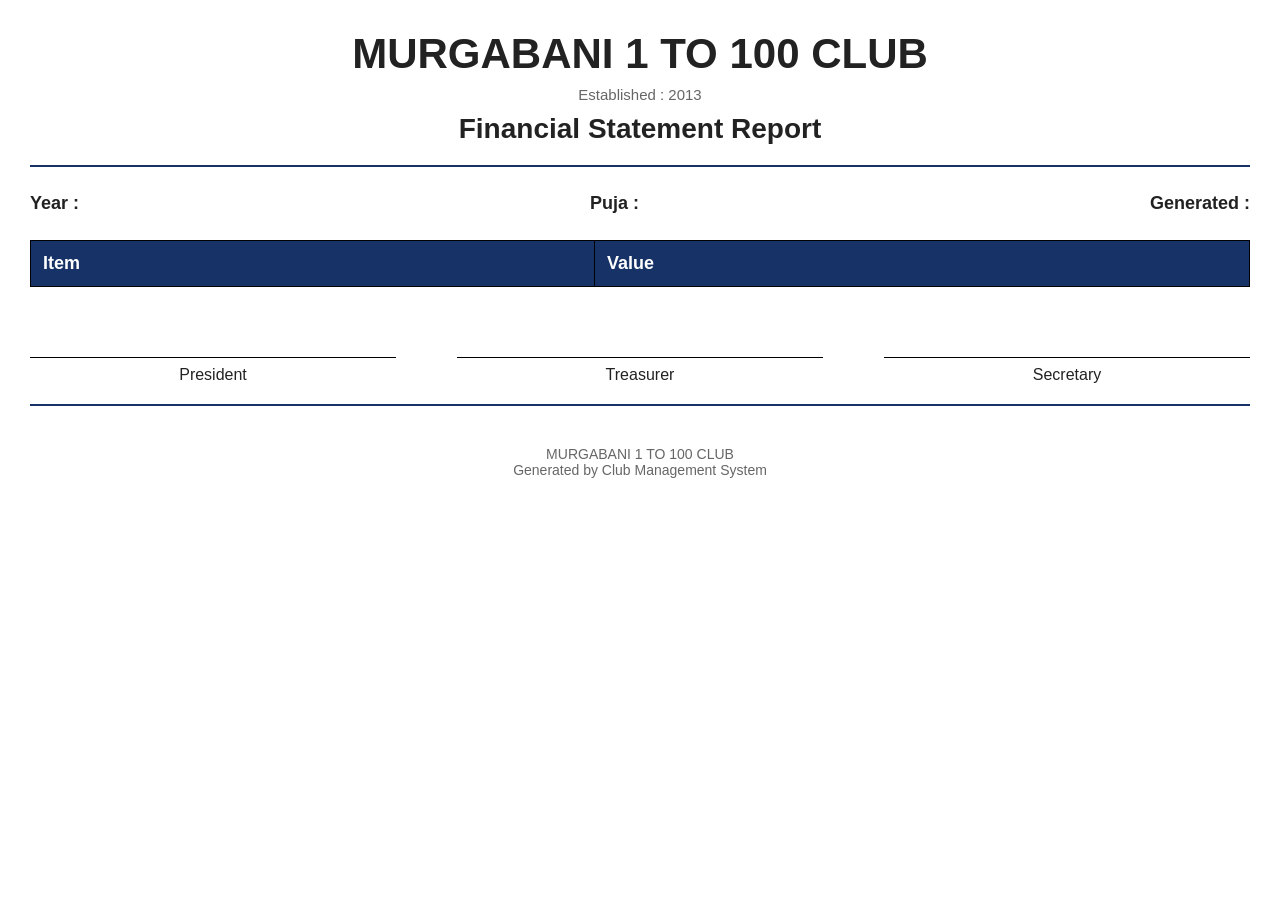
<file: print-report.html>
<!DOCTYPE html>
<html lang="en">

<head>

<meta charset="UTF-8">
<meta name="viewport" content="width=device-width, initial-scale=1.0">

<title>Financial Report</title>

<style>

*{
    box-sizing:border-box;
}

body{
    font-family:Arial,sans-serif;
    margin:30px;
    color:#222;
    background:#fff;
}

.header{
    text-align:center;
    margin-bottom:20px;
}

#clubLogo{
    width:80px;
    height:80px;
    object-fit:contain;
    margin-bottom:10px;
}

h1{
    margin:0;
    font-size:42px;
}

.est{
    margin:8px 0;
    color:#666;
    font-size:15px;
}

h2{
    margin:10px 0;
    font-size:28px;
}

hr{
    border:none;
    border-top:2px solid #163266;
    margin:20px 0;
}

.info{
    display:flex;
    justify-content:space-between;
    flex-wrap:wrap;
    margin-bottom:20px;
}

.info p{
    margin:6px 0;
    font-size:18px;
}

table{
    width:100%;
    border-collapse:collapse;
    margin-top:15px;
}

th,td{
    border:1px solid #000;
    padding:12px;
    font-size:18px;
    text-align:left;
}

th{
    background:#163266;
    color:#fff;
}

.balance{
    font-weight:bold;
    color:#16a34a;
}

.footer{
    margin-top:70px;
    display:flex;
    justify-content:space-between;
}

.signature{
    width:30%;
    text-align:center;
}

.line{
    border-top:1px solid #000;
    margin-bottom:8px;
}

.bottom{
    margin-top:40px;
    text-align:center;
    font-size:14px;
    color:#666;
}

@media print{

body{
    margin:15mm;
}

}

</style>

</head>

<body>

<div class="header">

<!-- Replace with your logo path -->
<!-- <img src="images/logo.png" id="clubLogo"> -->

<h1>MURGABANI 1 TO 100 CLUB</h1>

<p class="est">Established : 2013</p>

<h2>Financial Statement Report</h2>

</div>

<hr>

<div class="info">

<p><b>Year :</b> <span id="printYear"></span></p>

<p><b>Puja :</b> <span id="printPuja"></span></p>

<p><b>Generated :</b> <span id="generatedDate"></span></p>

</div>

<table id="reportTable">

<tr>

<th>Item</th>

<th>Value</th>

</tr>

</table>

<div class="footer">

<div class="signature">

<div class="line"></div>

President

</div>

<div class="signature">

<div class="line"></div>

Treasurer

</div>

<div class="signature">

<div class="line"></div>

Secretary

</div>

</div>

<hr>

<div class="bottom">

MURGABANI 1 TO 100 CLUB

<br>

Generated by Club Management System

</div>

<script>

window.onload = () => {

const report = JSON.parse(sessionStorage.getItem("clubReport"));

if(!report){

alert("No report data found.");

return;

}

document.getElementById("printYear").textContent = report.year;

document.getElementById("printPuja").textContent = report.puja;

document.getElementById("generatedDate").textContent =
new Date().toLocaleString();

const table = document.getElementById("reportTable");

const rows = [

["Total Members", report.members],

["Village Collection", report.villageCollection],

["Members Collection", report.memberCollection],

["Road Collection", report.roadCollection],

["Total Collection", report.totalCollection],

["Total Expenses", report.totalExpense],

["Balance", report.balance]

];

const balanceValue = Number(
    report.balance.replace(/[₹,]/g, "")
);

rows.forEach(row => {

    const tr = document.createElement("tr");

    if (row[0] === "Balance") {

        tr.innerHTML = `
            <td><b>${row[0]}</b></td>
            <td class="${balanceValue >= 0 ? "positive" : "negative"}">
                <b>${row[1]}</b>
            </td>
        `;

    } else {

        tr.innerHTML = `
            <td>${row[0]}</td>
            <td>${row[1]}</td>
        `;

    }

    table.appendChild(tr);

});
  
/*Uncomment this after hosting on GitHub/Chrome.
Acode localhost often blocks window.print().

setTimeout(()=>{
    window.focus();
    window.print();
},800);

*/

};

</script>

</body>

</html>
</file>
<file: css/style.css>
/* ==================================================
   MURGABANI 1 TO 100 CLUB
   HOME PAGE — V1 PREMIUM DESIGN
================================================== */


/* ==================================================
   ROOT
================================================== */

:root{

    --navy:#071a33;
    --navy-2:#0b2748;
    --blue:#123e68;

    --gold:#d4af37;
    --gold-light:#f0d477;

    --white:#ffffff;
    --cream:#faf9f5;

    --light:#f4f6f9;
    --text:#1d2939;
    --muted:#667085;

    --border:#e5e7eb;

    --shadow:
        0 15px 40px rgba(7,26,51,.10);

    --shadow-heavy:
        0 25px 60px rgba(7,26,51,.18);

}


/* ==================================================
   RESET
================================================== */

*{

    margin:0;
    padding:0;
    box-sizing:border-box;

}


html{

    scroll-behavior:smooth;

}


body{

    font-family:
        Arial,
        Helvetica,
        sans-serif;

    background:var(--white);

    color:var(--text);

    font-size:18px;

    line-height:1.7;

    overflow-x:hidden;

}


img{

    display:block;

    max-width:100%;

}


a{

    text-decoration:none;

}


button,
a{

    -webkit-tap-highlight-color:transparent;

}


/* ==================================================
   COMMON CONTAINER
================================================== */

.section-container{

    width:min(
        1180px,
        calc(100% - 36px)
    );

    margin:auto;

}


/* ==================================================
   NAVBAR
================================================== */

.navbar{

    position:relative;

    z-index:1000;

    background:
        rgba(7,26,51,.98);

    color:white;

    border-bottom:
        1px solid
        rgba(212,175,55,.25);

}


.nav-container{

    width:min(
        1250px,
        calc(100% - 30px)
    );

    margin:auto;

    padding:16px 0;

}


.brand{

    display:flex;

    align-items:center;

    gap:13px;

    color:white;

}


.brand img{

    width:82px;

    height:82px;

    object-fit:contain;

    border-radius:50%;

    border:
        2px solid
        var(--gold);

    flex-shrink:0;

}


.brand-text h1{

    font-size:19px;

    line-height:1.2;

    letter-spacing:.5px;

    font-weight:800;

    color:#ffffff;

}


.brand-text p{

    color:var(--gold);

    font-size:12px;

    line-height:1.5;

    margin-top:6px;

    font-weight:500;

    letter-spacing:.3px;

}

.brand-text p span{

    color:var(--gold-light);

    font-weight:700;

}


/* NAVIGATION */

.main-nav{

    display:flex;

    flex-wrap:wrap;

    justify-content:center;

    gap:4px;

    margin-top:18px;

}


.main-nav a{

    color:#eef2f7;

    font-size:14px;

    font-weight:600;

    padding:9px 11px;

    border-radius:8px;

    transition:.25s ease;

}


.main-nav a:hover,
.main-nav a.active{

    color:var(--gold-light);

    background:
        rgba(212,175,55,.10);

}


/* NAV ACTIONS */

.nav-actions{

    display:flex;

    flex-direction:column;

    gap:10px;

    margin-top:15px;

}


.login-btn,
.join-btn{

    display:block;

    text-align:center;

    padding:12px 18px;

    border-radius:9px;

    font-size:15px;

    font-weight:700;

    transition:.25s ease;

}


.login-btn{

    color:white;

    border:
        1px solid
        rgba(255,255,255,.45);

    background:
        rgba(255,255,255,.06);

}


.login-btn:hover{

    background:white;

    color:var(--navy);

}


.join-btn{

    color:var(--navy);

    background:var(--gold);

    border:
        1px solid
        var(--gold);

}


.join-btn:hover{

    background:var(--gold-light);

    transform:translateY(-2px);

}


/* ==================================================
   HERO
================================================== */

.hero{

    position:relative;

    min-height:
        calc(100vh - 170px);

    display:flex;

    align-items:center;

    justify-content:center;

    text-align:center;

    overflow:hidden;

    background:

        radial-gradient(
            circle at 20% 20%,
            rgba(212,175,55,.13),
            transparent 30%
        ),

        radial-gradient(
            circle at 80% 70%,
            rgba(43,108,176,.25),
            transparent 35%
        ),

        linear-gradient(
            135deg,
            #06162b,
            #0b2748 55%,
            #071a33
        );

    color:white;

}


.hero::before{

    content:"";

    position:absolute;

    inset:0;

    background:
        linear-gradient(
            rgba(7,26,51,.55),
            rgba(7,26,51,.80)
        );

}


.hero-content{

    position:relative;

    z-index:2;

    width:min(
        900px,
        calc(100% - 30px)
    );

    padding:70px 0;

}


.hero-badge{

    display:inline-block;

    padding:7px 16px;

    border:
        1px solid
        rgba(212,175,55,.65);

    border-radius:30px;

    color:var(--gold-light);

    font-size:13px;

    font-weight:700;

    letter-spacing:2px;

}


.hero h2{

    margin-top:25px;

    font-size:
        clamp(42px,10vw,82px);

    line-height:1.05;

    letter-spacing:1px;

    font-weight:800;

}


.hero h2 span{

    display:block;

    color:var(--gold-light);

}


.hero-line{

    width:80px;

    height:3px;

    background:var(--gold);

    margin:28px auto;

}


.hero-tagline{

    max-width:780px;

    margin:auto;

    font-size:
        clamp(20px,4vw,28px);

    line-height:1.5;

    color:#f5f7fa;

}


.hero-tagline strong{

    color:var(--gold-light);

}


.hero-description{

    margin-top:14px;

    color:#cbd5e1;

    font-size:18px;

}


.hero-buttons{

    display:flex;

    flex-direction:column;

    gap:13px;

    margin-top:32px;

}


.primary-btn,
.secondary-btn{

    display:inline-flex;

    align-items:center;

    justify-content:center;

    gap:12px;

    padding:15px 25px;

    border-radius:10px;

    font-size:17px;

    font-weight:700;

    transition:.25s ease;

}


.primary-btn{

    color:var(--navy);

    background:var(--gold);

}


.primary-btn:hover{

    background:var(--gold-light);

    transform:translateY(-3px);

}


.secondary-btn{

    color:white;

    border:
        1px solid
        rgba(255,255,255,.55);

    background:
        rgba(255,255,255,.07);

}


.secondary-btn:hover{

    background:white;

    color:var(--navy);

}


.hero-scroll{

    position:absolute;

    bottom:18px;

    left:50%;

    transform:translateX(-50%);

    display:flex;

    flex-direction:column;

    align-items:center;

    gap:2px;

    color:#aebdcd;

    font-size:10px;

    letter-spacing:2px;

}


.scroll-arrow{

    color:var(--gold);

    font-size:20px;

}


/* ==================================================
   SECTION HEADINGS
================================================== */

.section-heading{

    max-width:760px;

    margin:0 auto 45px;

}


.section-heading.centered{

    text-align:center;

}


.section-heading.light h2,
.section-heading.light p{

    color:white;

}


.section-label{

    display:inline-block;

    margin-bottom:10px;

    color:#9a7613;

    font-size:20px;

    font-weight:800;

    letter-spacing:2px;

}


.section-heading h2{

    color:var(--navy);

    font-size:
        clamp(32px,6vw,48px);

    line-height:1.2;

    margin-bottom:17px;

}


.section-heading h2 span{

    color:#a47c0c;

}


.section-heading p{

    color:var(--muted);

    font-size:18px;

}


/* ==================================================
   CLUB INTRO
================================================== */

.club-intro{

    padding:75px 0;

    background:var(--cream);

}


.stats-grid{

    display:grid;

    grid-template-columns:
        repeat(2,1fr);

    gap:14px;

}


.stat-card{

    background:white;

    padding:25px 15px;

    text-align:center;

    border:
        1px solid
        var(--border);

    border-radius:14px;

    box-shadow:var(--shadow);

}


.stat-icon{

    display:block;

    font-size:28px;

    margin-bottom:8px;

}


.stat-card strong{

    display:block;

    color:var(--navy);

    font-size:34px;

    line-height:1.1;

}


.stat-card p{

    color:var(--muted);

    font-size:15px;

    margin-top:5px;

}


/* ==================================================
   ABOUT PREVIEW
================================================== */

.about-preview{

    padding:80px 0;

    background:white;

}


.about-layout{

    display:grid;

    gap:45px;

}


.about-image{

    position:relative;

}


.about-image img{

    width:100%;

    height:350px;
  aspect-ratio:4 / 3;

    object-fit:cover;

    border-radius:18px;

    box-shadow:var(--shadow-heavy);

}


.established-badge{

    position:absolute;

    right:18px;

    bottom:-20px;

    display:flex;

    flex-direction:column;

    align-items:center;

    justify-content:center;

    width:105px;

    height:105px;

    border-radius:50%;

    background:var(--gold);

    color:var(--navy);

    border:5px solid white;

    box-shadow:var(--shadow);

}


.established-badge strong{

    font-size:28px;

    line-height:1;

}


.established-badge span{

    font-size:11px;

    font-weight:700;

}


.about-content{

    padding-top:10px;

}


.about-content h2{

    color:var(--navy);

    font-size:
        clamp(32px,6vw,46px);

    line-height:1.2;

    margin-bottom:20px;

}


.about-content>p{

    color:var(--muted);

    font-size:18px;

    margin-bottom:15px;

}


.value-list{

    display:grid;

    gap:10px;

    margin:25px 0;

}


.value-list div{

    display:flex;

    align-items:center;

    gap:10px;

    color:var(--text);

    font-weight:600;

}


.value-list span{

    display:inline-flex;

    align-items:center;

    justify-content:center;

    width:25px;

    height:25px;

    border-radius:50%;

    background:#edf7ef;

    color:#16803c;

    font-size:13px;

}


.text-btn{

    display:inline-flex;

    align-items:center;

    gap:10px;

    color:#8c6805;

    font-size:17px;

    font-weight:800;

}


.text-btn:hover{

    color:var(--navy);

}


/* ==================================================
   EVENTS
================================================== */

.events-preview{

    padding:80px 0;

    background:var(--light);

}


.events-grid{

    display:grid;

    gap:18px;

}


.event-card{

    position:relative;

    background:white;

    padding:32px 25px;

    border-radius:16px;

    border:
        1px solid
        var(--border);

    box-shadow:var(--shadow);

    overflow:hidden;

}


.event-card.featured{

    border-top:
        4px solid
        var(--gold);

}


.event-number{

    position:absolute;

    right:18px;

    top:12px;

    color:#e5e7eb;

    font-size:45px;

    font-weight:800;

}


.event-icon{

    font-size:42px;

    margin-bottom:15px;

}


.event-card h3{

    color:var(--navy);

    font-size:26px;

    margin-bottom:4px;

}


.event-type{

    color:#a47c0c;

    font-size:12px;

    font-weight:800;

    letter-spacing:1.5px;

}


.event-card p{

    color:var(--muted);

    font-size:17px;

    margin:15px 0 20px;

}


.event-card a{

    color:#8c6805;

    font-weight:800;

}


.event-card a span,
.section-action span,
.primary-btn span{

    margin-left:4px;

}


.section-action{

    text-align:center;

    margin-top:35px;

}


.outline-btn{

    display:inline-flex;

    align-items:center;

    gap:8px;

    padding:13px 22px;

    color:var(--navy);

    border:
        1px solid
        var(--navy);

    border-radius:9px;

    font-weight:700;

    background:white;

    transition:.25s ease;

}


.outline-btn:hover{

    background:var(--navy);

    color:white;

}


/* ==================================================
   GALLERY
================================================== */

.gallery-preview{

    padding:80px 0;

    background:white;

}


.gallery-heading{

    display:flex;

    flex-direction:column;

    gap:20px;

    margin-bottom:35px;

}


.gallery-heading h2{

    color:var(--navy);

    font-size:
        clamp(32px,6vw,48px);

    line-height:1.2;

}


.gallery-heading h2 span{

    color:#a47c0c;

}


.gallery-grid{

    display:grid;

    grid-template-columns:
        repeat(2,1fr);

    gap:12px;

}


.gallery-item{

    position:relative;

    height:190px;

    overflow:hidden;

    border-radius:14px;

}


.gallery-item.large{

    grid-column:span 2;

    height:250px;

}


.gallery-item img{

    width:100%;

    height:100%;

    object-fit:cover;

    transition:.4s ease;

}


.gallery-item:hover img{

    transform:scale(1.06);

}


.gallery-overlay{

    position:absolute;

    left:0;

    right:0;

    bottom:0;

    padding:35px 15px 15px;

    background:
        linear-gradient(
            transparent,
            rgba(0,0,0,.8)
        );

    color:white;

}


.gallery-overlay span{

    margin-right:6px;

}


.gallery-overlay strong{

    font-size:17px;

}


/* ==================================================
   COMMITTEE
================================================== */

.committee-preview{

    padding:80px 0;

    background:

        linear-gradient(
            135deg,
            var(--navy),
            var(--navy-2)
        );

}


.committee-preview .section-label{

    color:var(--gold-light);

}


.committee-preview .section-heading h2{

    color:white;

}


.committee-preview .section-heading h2 span{

    color:var(--gold-light);

}


.committee-preview .section-heading p{

    color:#cbd5e1;

}


.committee-grid{

    display:grid;

    gap:18px;

}


.committee-card{

    padding:30px 20px;

    text-align:center;

    background:
        rgba(255,255,255,.07);

    border:
        1px solid
        rgba(255,255,255,.12);

    border-radius:16px;

}


.committee-card img{

    width:150px;

    height:150px;

    margin:0 auto 18px;

    border-radius:50%;

    object-fit:cover;

    border:
        4px solid
        var(--gold);

}


.committee-card span{

    display:block;

    color:var(--gold-light);

    font-size:16px;

    font-weight:800;

    letter-spacing:1.5px;

}


.committee-card h3{

    color:white;

    font-size:24px;

    margin-top:6px;

}


.light-btn{

    display:inline-flex;

    align-items:center;

    gap:8px;

    padding:13px 22px;

    color:var(--navy);

    background:white;

    border-radius:9px;

    font-weight:800;

}


.light-btn:hover{

    background:var(--gold-light);

}


/* ==================================================
   MEMBERSHIP CTA
================================================== */

.membership-cta{

    padding:70px 0;

    background:

        linear-gradient(
            135deg,
            #d4af37,
            #f0d477
        );

}


.cta-container{

    width:min(
        1050px,
        calc(100% - 36px)
    );

    margin:auto;

    display:flex;

    flex-direction:column;

    gap:30px;

}


.cta-content .section-label{

    color:var(--navy);

}


.cta-content h2{

    color:var(--navy);

    font-size:
        clamp(32px,6vw,48px);

    line-height:1.2;

}


.cta-content h2 span{

    display:block;

}


.cta-content p{

    margin-top:15px;

    color:#26364b;

    font-size:18px;

}


.cta-actions{

    display:flex;

    flex-direction:column;

    gap:12px;

}


.cta-actions .primary-btn{

    background:var(--navy);

    color:white;

}


.cta-actions .primary-btn:hover{

    background:var(--navy-2);

}


.cta-login{

    text-align:center;

    color:var(--navy);

    font-weight:700;

}


/* ==================================================
   CONTACT
================================================== */

.contact-preview{

    padding:80px 0;

    background:var(--light);

}


.contact-grid{

    display:grid;

    gap:14px;

}


.contact-card{

    display:flex;

    align-items:center;

    gap:16px;

    padding:22px;

    background:white;

    border:
        1px solid
        var(--border);

    border-radius:14px;

    box-shadow:var(--shadow);

    color:var(--text);

    transition:.25s ease;

}


.contact-card:hover{

    transform:translateY(-3px);

    border-color:var(--gold);

}


.contact-icon{

    display:flex;

    align-items:center;

    justify-content:center;

    flex-shrink:0;

    width:52px;

    height:52px;

    border-radius:12px;

    background:#fff8df;

    font-size:25px;

}


.contact-card small{

    display:block;

    color:#9a7613;

    font-size:11px;

    font-weight:800;

    letter-spacing:1.5px;

}


.contact-card strong{

    display:block;

    color:var(--navy);

    font-size:16px;

    margin-top:3px;

}


/* ==================================================
   FOOTER
================================================== */

.footer{

    background:#041222;

    color:white;

    padding:65px 0 0;

}


.footer-grid{

    display:grid;

    gap:40px;

}


.footer-logo{

    display:flex;

    align-items:center;

    gap:12px;

}


.footer-logo img{

    width:75px;

    height:75px;

    border-radius:50%;

    border:2px solid var(--gold);

}


.footer-logo h2{

    color:var(--gold-light);

    font-size:22px;

    line-height:1.3;

}


.footer-logo p{

    color:#aebdcd;

    font-size:13px;

}


.footer-description{

    color:#aebdcd;

    font-size:18px;

    margin-top:18px;

    max-width:430px;

}


.footer h3{

    color:var(--gold-light);

    margin-bottom:15px;

    font-size:18px;

}


.footer-links{

    display:flex;

    flex-direction:column;

}


.footer-links a{

    color:#d6dee8;

    font-size:16px;

    padding:4px 0;

}


.footer-links a:hover{

    color:var(--gold-light);

}


.footer-contact p{

    color:#c4cfda;

    font-size:15px;

    margin-bottom:10px;

}


.footer-bottom{

    width:min(
        1180px,
        calc(100% - 36px)
    );

    margin:45px auto 0;

    padding:22px 0 28px;

    border-top:
        1px solid
        rgba(255,255,255,.12);

    text-align:center;

    color:#8998a9;

    font-size:13px;

}


.developer-credit{

    margin-top:7px;

    color:#aebdcd;

}


.developer-credit strong{

    color:var(--gold-light);

}


/* ==================================================
   FLOATING BUTTONS
================================================== */

.top-btn,
.whatsapp-btn{

    position:fixed;

    right:18px;

    display:flex;

    align-items:center;

    justify-content:center;

    z-index:900;

    color:white;

    border-radius:50%;

    box-shadow:
        0 8px 25px
        rgba(0,0,0,.25);

    cursor:pointer;

    transition:
        opacity .3s ease,
        visibility .3s ease,
        transform .3s ease,
        background .25s ease;

}


.top-btn{

    bottom:86px;

    width:46px;

    height:46px;

    background:var(--navy);

    font-size:21px;

}


.whatsapp-btn{

    bottom:25px;

    width:53px;

    height:53px;

    background:#25d366;

    font-size:25px;

}


.top-btn:hover,
.whatsapp-btn:hover{

    transform:translateY(-3px);

}


/* ==================================================
   TABLET
================================================== */

@media(min-width:600px){

    .nav-actions{

        flex-direction:row;

        justify-content:center;

    }


    .login-btn,
    .join-btn{

        display:inline-block;

    }


    .hero-buttons{

        flex-direction:row;

        justify-content:center;

    }


    .stats-grid{

        grid-template-columns:
            repeat(4,1fr);

    }


    .events-grid{

        grid-template-columns:
            repeat(3,1fr);

    }


    .committee-grid{

        grid-template-columns:
            repeat(3,1fr);

    }


    .contact-grid{

        grid-template-columns:
            repeat(3,1fr);

    }


    .gallery-heading{

        flex-direction:row;

        justify-content:space-between;

        align-items:end;

    }


    .cta-container{

        flex-direction:row;

        align-items:center;

        justify-content:space-between;

    }


    .cta-content{

        max-width:650px;

    }


    .cta-actions{

        min-width:240px;

    }


    .footer-grid{

        grid-template-columns:
            2fr 1fr 1fr 1.4fr;

    }

}


/* ==================================================
   DESKTOP
================================================== */

@media(min-width:950px){

    body{

        font-size:18px;

    }


    .nav-container{

        display:flex;

        align-items:center;

        gap:25px;

        padding:12px 0;

    }


    .brand{

        flex-shrink:0;

    }


    .brand img{

        width:82px;

        height:82px;

    }


    .brand-text h1{

        font-size:22px;

    }


    .main-nav{

        margin:0;

        flex:1;

        gap:1px;

    }


    .main-nav a{

        font-size:15px;

        padding:8px 9px;

    }


    .nav-actions{

        margin:0;

        flex-direction:row;

        flex-shrink:0;

    }


    .login-btn,
    .join-btn{

        white-space:nowrap;

        padding:10px 13px;

        font-size:14px;

    }


    .hero{

        min-height:
            calc(100vh - 90px);

    }


    .hero-content{

        padding:90px 0;

    }


    .about-layout{

        grid-template-columns:
            1fr 1fr;

        align-items:center;

        gap:70px;

    }


    .about-image img{

        height:480px;

    }


    .events-grid{

        gap:25px;

    }


    .event-card{

        padding:38px 30px;

    }


    .gallery-grid{

        grid-template-columns:
            1.5fr 1fr;

        grid-template-rows:
            250px 250px;

    }


    .gallery-item.large{

        grid-row:
            span 2;

        grid-column:
            auto;

        height:auto;

    }


    .gallery-item{

        height:auto;

    }

}


/* ==================================================
   SMALL MOBILE
================================================== */

@media(max-width:380px){

    .section-container{

        width:
            calc(100% - 28px);

    }


    .brand-text h1{

        font-size:21px;

    }


    .brand-text p{

        font-size:13px;

    }


    .brand img{

        width:70px;

        height:70px;

    }


    .main-nav a{

        font-size:14px;

        padding:8px 9px;

    }


    .hero h2{

        font-size:38px;

    }


    .hero-tagline{

        font-size:19px;

    }


    .stat-card strong{

        font-size:29px;

    }

}
</file>
<file: css/about.css>
.page-header{
    background:#0d2344;
    padding:80px 20px;
    text-align:center;
}

.page-header h1{
    color:#d4af37;
    font-size:45px;
    margin-bottom:15px;
}

.page-header p{
    color:white;
    font-size:20px;
    line-height:1.8;
    max-width:700px;
    margin:auto;
}
.history{
    padding:70px 20px;
    background:#ffffff;
}

.history .container{
    max-width:1000px;
    margin:auto;
}

.history h2{
    text-align:center;
    color:#0d2344;
    font-size:34px;
    margin-bottom:30px;
}

.history p{
    font-size:18px;
    line-height:1.9;
    text-align:justify;
    color:#444;
}
.mission-section{
    background:#f5f7fa;
    padding:70px 20px;
}

.mission-section h2{
    text-align:center;
    color:#0d2344;
    font-size:34px;
    margin-bottom:40px;
}

.mission-container{
    display:flex;
    flex-wrap:wrap;
    justify-content:center;
    gap:25px;
    max-width:1100px;
    margin:auto;
}

.mission-card{
    background:#ffffff;
    width:320px;
    padding:30px;
    border-radius:15px;
    box-shadow:0 5px 15px rgba(0,0,0,.1);
    transition:.3s;
}

.mission-card:hover{
    transform:translateY(-8px);
}

.mission-card h3{
    color:#d4af37;
    margin-bottom:15px;
}

.mission-card p{
    color:#555;
    line-height:1.8;
}
.objectives{
    padding:70px 20px;
    background:#ffffff;
}

.objectives h2{
    text-align:center;
    color:#0d2344;
    font-size:34px;
    margin-bottom:40px;
}

.objective-list{
    max-width:900px;
    margin:auto;
}

.objective-item{
    background:#f8f9fc;
    margin:15px 0;
    padding:18px 25px;
    border-left:6px solid #d4af37;
    border-radius:10px;
    font-size:18px;
    color:#444;
    box-shadow:0 3px 10px rgba(0,0,0,.08);
}
.timeline{
    background:#f8f9fc;
    padding:80px 20px;
}

.timeline h2{
    text-align:center;
    font-size:36px;
    color:#0d2344;
    margin-bottom:50px;
}

.timeline-item{
    display:flex;
    gap:20px;
    max-width:1000px;
    margin:30px auto;
    align-items:flex-start;
}

.year{
    min-width:110px;
    background:#d4af37;
    color:#fff;
    font-weight:bold;
    text-align:center;
    padding:12px;
    border-radius:10px;
}

.content{
    background:#fff;
    padding:20px;
    border-radius:12px;
    box-shadow:0 5px 15px rgba(0,0,0,.08);
    flex:1;
}

.content h3{
    color:#0d2344;
    margin-bottom:10px;
}

.content p{
    color:#555;
    line-height:1.8;
}

@media(max-width:768px){

.timeline-item{
    flex-direction:column;
}

.year{
    width:100%;
}

}
.achievements{
    padding:80px 20px;
    background:#fff;
}

.achievements h2{
    text-align:center;
    font-size:36px;
    color:#0d2344;
    margin-bottom:40px;
}

.achievement-grid{
    display:grid;
    grid-template-columns:repeat(auto-fit,minmax(250px,1fr));
    gap:25px;
    max-width:1100px;
    margin:auto;
}

.achievement-card{
    background:#f8f9fc;
    padding:30px;
    border-radius:15px;
    text-align:center;
    box-shadow:0 5px 15px rgba(0,0,0,.08);
    transition:.3s;
}

.achievement-card:hover{
    transform:translateY(-8px);
}

.achievement-card h3{
    color:#d4af37;
    margin-bottom:15px;
}

.achievement-card p{
    color:#555;
    line-height:1.8;
}
.activities{
    padding:80px 20px;
    background:#f8f9fc;
}

.activities h2{
    text-align:center;
    font-size:36px;
    color:#0d2344;
    margin-bottom:40px;
}

.activity-grid{
    display:grid;
    grid-template-columns:repeat(auto-fit,minmax(250px,1fr));
    gap:25px;
    max-width:1100px;
    margin:auto;
}

.activity-card{
    background:#fff;
    padding:30px;
    border-radius:15px;
    text-align:center;
    box-shadow:0 5px 15px rgba(0,0,0,.08);
    transition:.3s;
}

.activity-card:hover{
    transform:translateY(-8px);
}

.activity-card h3{
    color:#0d2344;
    margin:15px 0;
}

.activity-card p{
    color:#555;
    line-height:1.8;
}
.future-goals{
    padding:80px 20px;
    background:#ffffff;
}

.future-goals h2{
    text-align:center;
    font-size:36px;
    color:#0d2344;
    margin-bottom:40px;
}

.goals-grid{
    display:grid;
    grid-template-columns:repeat(auto-fit,minmax(250px,1fr));
    gap:25px;
    max-width:1100px;
    margin:auto;
}

.goal-card{
    background:#f8f9fc;
    padding:30px;
    border-radius:15px;
    text-align:center;
    box-shadow:0 5px 15px rgba(0,0,0,.08);
    transition:.3s;
}

.goal-card:hover{
    transform:translateY(-8px);
}

.goal-card h3{
    color:#0d2344;
    margin:15px 0;
}

.goal-card p{
    color:#555;
    line-height:1.8;
}
.closing-message{
    background:#0d2344;
    color:#fff;
    text-align:center;
    padding:80px 20px;
}

.closing-message blockquote{
    font-size:24px;
    font-style:italic;
    line-height:1.8;
    max-width:900px;
    margin:auto;
    color:#d4af37;
}

.closing-message p{
    margin-top:30px;
    font-size:18px;
}

/* ================================
   BACK TO HOME BUTTON
================================ */

.page-header{
    position:relative;
}

.back-home{
    position:absolute;
    top:20px;
    left:20px;

    display:inline-flex;
    align-items:center;
    gap:6px;

    padding:9px 16px;

    background:rgba(255,255,255,.08);
    color:#d4af37;

    text-decoration:none;
    font-size:15px;
    font-weight:600;

    border:1px solid #d4af37;
    border-radius:8px;

    transition:all .3s ease;
}

.back-home:hover{
    background:#d4af37;
    color:#0d2344;
    transform:translateX(-3px);
}


/* ================================
   MOBILE
================================ */

@media(max-width:768px){

    .back-home{
        top:15px;
        left:15px;

        padding:8px 13px;
        font-size:14px;
    }

}
</file>
<file: css/dashboard.css>
/* =====================================
   MURGABANI CLUB - Dashboard CSS
===================================== */

*{
    margin:0;
    padding:0;
    box-sizing:border-box;
    font-family:Arial,sans-serif;
}

body{
    background:#f3f5f9;
    color:#222;
}

header{
    background:linear-gradient(135deg,#0b1f3a,#173b73);
    color:#fff;
    padding:38px;
    display:flex;
    justify-content:space-between;
    align-items:center;
    box-shadow:0 3px 10px rgba(0,0,0,.2);
}

header h2{
    font-size:24px;
}

#welcome{
    margin-top:5px;
    font-size:20px;
    opacity:.9;
}

.logout-btn{
    background:#e53935;
    color:#fff;
    border:none;
    padding:10px 18px;
    border-radius:8px;
    cursor:pointer;
    font-size:20px;
    transition:.3s;
}

.logout-btn:hover{
    background:#c62828;
}

.container{
    padding:20px;
}

.filter-box{
    background:#fff;
    border-radius:12px;
    padding:18px;
    box-shadow:0 2px 10px rgba(0,0,0,.08);
    margin-bottom:20px;
}

.filter-box h3{
    margin-bottom:15px;
    color:#173b73;
}

.filter-row{
    display:flex;
    gap:15px;
    flex-wrap:wrap;
}

.filter-group{
    flex:1;
    min-width:160px;
}

.filter-group label{
    display:block;
    margin-bottom:6px;
    font-weight:bold;
}

.filter-group select{
    width:100%;
    padding:10px;
    border:1px solid #ccc;
    border-radius:8px;
    font-size:15px;
    background:#fff;
}

.grid{
    display:grid;
    grid-template-columns:repeat(2,1fr);
    gap:18px;
}

.card{
    background:#fff;
    border-radius:12px;
    padding:16px;
    box-shadow:0 2px 10px rgba(0,0,0,.08);
    text-align:center;
    transition:.25s;
}

.card:hover{
    transform:translateY(-4px);
}

.card h3{
    color:#666;
    margin-bottom:12px;
    font-size:17px;
}

.card h2{
    color:#173b73;
    font-size:24px;
}

.loading{
    display:none;
    text-align:center;
    margin:20px 0;
    color:#173b73;
    font-weight:bold;
}

@media(max-width:600px){

header{
    flex-direction:column;
    gap:10px;
    text-align:center;
}

.logout-btn{
    width:100%;
}

}
.action-buttons{
    margin-top:20px;
    text-align:center;
}

.action-btn{
    padding:12px 20px;
    font-size:16px;
    border:none;
    border-radius:8px;
    cursor:pointer;
}
/* ===========================
   Management Modules
=========================== */

.module-section{
    margin-top:30px;
}

.module-title{
    text-align:center;
    font-size:22px;
    font-weight:700;
    color:#1E3A8A;
    margin:35px 0 20px;
    position:relative;
}

.module-title::before,
.module-title::after{
    content:"";
    position:absolute;
    top:50%;
    width:55px;
    height:2px;
    background:#1E3A8A;
}

.module-title::before{
    left:15px;
}

.module-title::after{
    right:15px;
}

.module-grid{
    display:grid;
    grid-template-columns:repeat(2,1fr);
    gap:14px;
    margin-top:18px;
}

.module-card{
    background:#ffffff;
    border-radius:16px;
    padding:12px 10px;
    height:100px;
    display:flex;
    flex-direction:column;
    justify-content:center;
    align-items:center;
    text-align:center;
    cursor:pointer;
    box-shadow:0 4px 12px rgba(0,0,0,.08);
    transition:.2s;
}
.module-card:active{
    transform:scale(.97);
    background:#F5F9FF;
}
.module-card:hover{
    transform:translateY(-3px);
    box-shadow:0 8px 20px rgba(0,0,0,.12);
}

.module-card:active{
    transform:scale(.96);
}

.module-card:active{
    transform:scale(.96);
}

.module-icon{
    font-size:30px;
    margin-bottom:8px;
}

.module-name{
    font-size:15px;
    font-weight:600;
    line-height:1.25;
    color:#333;
}
/*.overview-title{
    font-size:20px;
    font-weight:700;
    color:#1E3A8A;
    margin:20px 0 15px;
    text-align:center;
    position:relative;
}

.overview-title::before,
.overview-title::after{
    content:"";
    position:absolute;
    top:50%;
    width:60px;
    height:2px;
    background:#1E3A8A;
}

.overview-title::before{
    left:15px;
}

.overview-title::after{
    right:15px;
}*/
/* ===========================
   Dashboard Overview Title
   Mobile Safe
=========================== */

.overview-title{
    display:flex;
    align-items:center;
    justify-content:center;
    gap:15px;

    width:100%;

    font-size:22px;
    font-weight:700;
    line-height:1.2;

    color:#1E3A8A;

    margin:20px 0 15px;

    text-align:center;
}

/* Left + Right decorative lines */
.overview-title::before,
.overview-title::after{
    content:"";

    flex:1;

    height:2px;

    background:#1E3A8A;

    min-width:25px;
}

/* Prevent the text from being overlapped */
.overview-title{
    padding:0 10px;
}
@media(max-width:400px){

    .overview-title{
        font-size:20px;
        gap:8px;
        padding:0 8px;
    }

    .overview-title::before,
    .overview-title::after{
        min-width:20px;
    }

}
</file>
<file: css/change-password.css>
/* ==========================
   Change Password
========================== */

*{
    margin:0;
    padding:0;
    box-sizing:border-box;
}

body{
    font-family:Arial, Helvetica, sans-serif;
    background:#f4f6fb;
}

.change-container{
    min-height:100vh;
    display:flex;
    justify-content:center;
    align-items:center;
    padding:20px;
}

.card{
    width:100%;
    max-width:420px;
    background:#fff;
    border-radius:18px;
    padding:25px;
    box-shadow:0 10px 30px rgba(0,0,0,.12);
}

.card h2{
    text-align:center;
    color:#16356d;
    margin-bottom:10px;
}

.info{
    text-align:center;
    color:#666;
    font-size:14px;
    margin-bottom:25px;
    line-height:1.5;
}

.form-group{
    margin-bottom:18px;
}

.form-group label{
    display:block;
    margin-bottom:8px;
    font-weight:600;
    color:#333;
}

.form-group input{
    width:100%;
    height:48px;
    padding:0 14px;
    border:1px solid #ccc;
    border-radius:10px;
    font-size:15px;
    outline:none;
    transition:.25s;
}

.form-group input:focus{
    border-color:#16356d;
}

#memberId{
    background:#f2f2f2;
}

#changePasswordBtn{
    width:100%;
    height:50px;
    border:none;
    border-radius:10px;
    background:#16356d;
    color:#fff;
    font-size:16px;
    font-weight:bold;
    cursor:pointer;
    transition:.25s;
}

#changePasswordBtn:hover{
    background:#0f2958;
}

#changePasswordBtn:active{
    transform:scale(.98);
}

/* ==========================
   Toast Notification
========================== */

.toast{
    position:fixed;
    top:20px;
    left:50%;
    transform:translateX(-50%) translateY(-80px);
    min-width:280px;
    max-width:90%;
    padding:14px 18px;
    border-radius:12px;
    color:#fff;
    font-size:15px;
    font-weight:600;
    display:flex;
    align-items:center;
    gap:10px;
    opacity:0;
    transition:.35s;
    z-index:9999;
}

.toast.show{
    opacity:1;
    transform:translateX(-50%) translateY(0);
}

.toast.success{
    background:#16a34a;
}

.toast.error{
    background:#dc2626;
}

.toast.warning{
    background:#d97706;
}

#toastIcon{
    font-size:22px;
}

/* ==========================================
   Button Loading Spinner
   ========================================== */

.button-spinner {
    display: inline-block;
    width: 18px;
    height: 18px;
    border: 3px solid rgba(255, 255, 255, 0.35);
    border-top-color: #ffffff;
    border-radius: 50%;
    animation: buttonSpin 0.8s linear infinite;
    vertical-align: middle;
    margin-right: 10px;
}

#changePasswordBtn {
    display: flex;
    align-items: center;
    justify-content: center;
    gap: 2px;
}

#changePasswordBtn:disabled {
    opacity: 0.85;
    cursor: not-allowed;
}

@keyframes buttonSpin {
    from {
        transform: rotate(0deg);
    }

    to {
        transform: rotate(360deg);
    }
}
</file>
<file: css/committee.css>
/* =========================================================
   MURGABANI 1 TO 100 CLUB
   EXECUTIVE COMMITTEE PAGE
   ========================================================= */


/* =========================================================
   COMMITTEE HEADER
   ========================================================= */

.committee-header {
    position: relative;

    background: #0d2344;

    padding: 80px 20px;

    min-height: 430px;

    box-sizing: border-box;

    text-align: center;

    display: flex;

    align-items: center;

    justify-content: center;
}


/* Header content */

.committee-header-content {
    width: 100%;

    max-width: 900px;

    margin: 0 auto;
}


/* Main heading */

.committee-header h1 {
    color: #d4af37;

    font-size: 42px;

    line-height: 1.2;

    margin: 0 0 35px;

    font-weight: 800;
}


/* Header description */

.committee-header p {
    color: #fff;

    font-size: 20px;

    line-height: 1.7;

    max-width: 750px;

    margin: 0 auto;
}


/* =========================================================
   BACK TO HOME BUTTON
   ========================================================= */

.back-home {
    position: absolute;

    top: 20px;

    left: 20px;

    display: inline-flex;

    align-items: center;

    gap: 7px;

    padding: 10px 16px;

    border: 1.5px solid rgba(255, 255, 255, 0.8);

    border-radius: 30px;

    background: rgba(255, 255, 255, 0.08);

    color: #fff;

    text-decoration: none;

    font-size: 15px;

    font-weight: 600;

    transition:
        background 0.3s ease,
        color 0.3s ease,
        transform 0.3s ease;
}


/* Back arrow */

.back-arrow {
    font-size: 21px;

    line-height: 1;
}


/* Back button hover */

.back-home:hover {
    background: #d4af37;

    border-color: #d4af37;

    color: #0d2344;

    transform: translateX(-3px);
}


/* =========================================================
   COMMITTEE SECTION
   ========================================================= */

.committee-section {
    padding: 80px 20px;

    background: #f8f9fc;

    box-sizing: border-box;
}


/* Section title */

.committee-section h2 {
    text-align: center;

    color: #0d2344;

    font-size: 36px;

    line-height: 1.2;

    margin: 0 0 50px;

    font-weight: 800;
}


/* =========================================================
   COMMITTEE GRID
   ========================================================= */

.committee-grid {
    display: grid;

    grid-template-columns: repeat(
        auto-fit,
        minmax(280px, 1fr)
    );

    gap: 30px;

    max-width: 1100px;

    margin: auto;

    align-items: stretch;
}


/* =========================================================
   MEMBER CARD
   ========================================================= */

.member-card {
    background: #fff;

    padding: 35px 25px 35px;

    border-radius: 20px;

    text-align: center;

    box-shadow:
        0 5px 15px rgba(0, 0, 0, 0.08);

    transition:
        transform 0.3s ease,
        box-shadow 0.3s ease;

    box-sizing: border-box;

    overflow: hidden;
}


/* Card hover */

.member-card:hover {
    transform: translateY(-8px);

    box-shadow:
        0 12px 30px rgba(0, 0, 0, 0.12);
}


/* =========================================================
   MEMBER PHOTO CONTAINER
   ========================================================= */

.member-photo {
    width: 180px;

    height: 180px;

    margin: 0 auto 25px;

    padding: 5px;

    box-sizing: border-box;

    border-radius: 50%;

    background: #d4af37;

    display: flex;

    align-items: center;

    justify-content: center;

    overflow: hidden;
}


/* Actual member image */

.member-photo img {
    width: 100%;

    height: 100%;

    display: block;

    border-radius: 50%;

    object-fit: cover;

    object-position: center;

    background: #eee;
}


/* =========================================================
   MEMBER INFORMATION
   ========================================================= */

.member-info {
    width: 100%;

    max-width: 100%;

    margin: 0 auto;
}


/* Member name */

.member-card h3 {
    color: #0d2344;

    font-size: 27px;

    line-height: 1.3;

    margin: 0 0 10px;

    font-weight: 800;
}


/* Member designation */

.member-card h4 {
    color: #d4af37;

    font-size: 20px;

    line-height: 1.3;

    margin: 0 0 18px;

    font-weight: 600;
}


/* Member description */

.member-card p {
    color: #555;

    font-size: 16px;

    line-height: 1.7;

    margin: 0 auto;

    max-width: 330px;
}


/* =========================================================
   JOIN CLUB
   ========================================================= */

.join-club {
    padding: 80px 20px;

    text-align: center;

    background: #0d2344;

    box-sizing: border-box;
}


/* Join heading */

.join-club h2 {
    color: #d4af37;

    font-size: 38px;

    line-height: 1.2;

    margin: 0 0 20px;

    font-weight: 800;
}


/* Join description */

.join-club p {
    color: white;

    max-width: 800px;

    margin: 0 auto;

    line-height: 1.8;

    font-size: 18px;
}


/* =========================================================
   JOIN BUTTON
   ========================================================= */

.join-btn {
    display: inline-block;

    margin-top: 30px;

    background: #d4af37;

    color: #0d2344;

    padding: 15px 35px;

    border-radius: 30px;

    text-decoration: none;

    font-weight: bold;

    font-size: 16px;

    transition:
        background 0.3s ease,
        color 0.3s ease,
        transform 0.3s ease;
}


/* Join button hover */

.join-btn:hover {
    background: white;

    color: #0d2344;

    transform: translateY(-3px);
}


/* =========================================================
   FOOTER
   ========================================================= */

.committee-footer {
    background: #081b34;

    padding: 22px 15px;

    text-align: center;

    box-sizing: border-box;
}


.committee-footer p {
    color: rgba(255, 255, 255, 0.75);

    font-size: 14px;

    line-height: 1.5;

    margin: 0;
}


/* =========================================================
   TABLET
   ========================================================= */

@media (max-width: 900px) {

    .committee-header {
        min-height: 420px;

        padding: 80px 25px 65px;
    }


    .committee-header h1 {
        font-size: 40px;

        margin-bottom: 30px;
    }


    .committee-header p {
        font-size: 19px;

        max-width: 650px;
    }


    .committee-grid {
        grid-template-columns: repeat(2, 1fr);

        max-width: 750px;

        gap: 25px;
    }


    .member-card {
        padding: 32px 22px;
    }


    .member-photo {
        width: 170px;

        height: 170px;
    }

}


/* =========================================================
   MOBILE
   ========================================================= */

@media (max-width: 600px) {

    /* -------------------------
       HEADER
       ------------------------- */

    .committee-header {
        min-height: 425px;

        padding: 90px 18px 60px;
    }


    .committee-header h1 {
        font-size: 40px;

        line-height: 1.15;

        margin-bottom: 38px;
    }


    .committee-header p {
        font-size: 20px;

        line-height: 1.65;

        max-width: 500px;
    }


    /* -------------------------
       BACK BUTTON
       ------------------------- */

    .back-home {
        top: 18px;

        left: 18px;

        padding: 9px 14px;

        font-size: 14px;
    }


    .back-arrow {
        font-size: 20px;
    }


    /* -------------------------
       COMMITTEE SECTION
       ------------------------- */

    .committee-section {
        padding: 75px 18px 70px;
    }


    .committee-section h2 {
        font-size: 40px;

        margin-bottom: 50px;
    }


    /* -------------------------
       GRID
       ------------------------- */

    .committee-grid {
        grid-template-columns: 1fr;

        gap: 30px;

        width: 100%;

        max-width: 500px;
    }


    /* -------------------------
       MEMBER CARD
       ------------------------- */

    .member-card {
        width: 100%;

        padding: 38px 24px 35px;

        border-radius: 22px;
    }


    /* -------------------------
       MEMBER PHOTO
       ------------------------- */

    .member-photo {
        width: 185px;

        height: 185px;

        padding: 5px;

        margin-bottom: 27px;
    }


    .member-photo img {
        object-fit: cover;

        object-position: center;
    }


    /* -------------------------
       MEMBER NAME
       ------------------------- */

    .member-card h3 {
        font-size: 26px;

        margin-bottom: 9px;
    }


    /* -------------------------
       MEMBER ROLE
       ------------------------- */

    .member-card h4 {
        font-size: 20px;

        margin-bottom: 17px;
    }


    /* -------------------------
       MEMBER DESCRIPTION
       ------------------------- */

    .member-card p {
        font-size: 16px;

        line-height: 1.7;

        max-width: 400px;
    }


    /* -------------------------
       JOIN CLUB
       ------------------------- */

    .join-club {
        padding: 70px 20px;
    }


    .join-club h2 {
        font-size: 36px;
    }


    .join-club p {
        font-size: 16px;

        line-height: 1.75;
    }


    .join-btn {
        padding: 14px 30px;

        font-size: 15px;
    }


    /* -------------------------
       FOOTER
       ------------------------- */

    .committee-footer {
        padding: 20px 12px;
    }


    .committee-footer p {
        font-size: 13px;
    }

}


/* =========================================================
   SMALL MOBILE
   ========================================================= */

@media (max-width: 380px) {

    .committee-header {
        min-height: 410px;

        padding-left: 15px;

        padding-right: 15px;
    }


    .committee-header h1 {
        font-size: 35px;

        margin-bottom: 32px;
    }


    .committee-header p {
        font-size: 18px;

        line-height: 1.6;
    }


    .back-home {
        top: 15px;

        left: 15px;

        padding: 8px 12px;

        font-size: 13px;
    }


    .committee-section {
        padding-left: 15px;

        padding-right: 15px;
    }


    .committee-section h2 {
        font-size: 34px;
    }


    .member-card {
        padding-left: 20px;

        padding-right: 20px;
    }


    .member-photo {
        width: 165px;

        height: 165px;
    }


    .member-card h3 {
        font-size: 24px;
    }


    .member-card h4 {
        font-size: 19px;
    }


    .member-card p {
        font-size: 15px;
    }

}
</file>
<file: css/contact.css>
.contact-header{
    background:#0d2344;
    padding:80px 20px;
    text-align:center;
}

.contact-header h1{
    color:#d4af37;
    font-size:50px;
    margin-bottom:15px;
}

.contact-header p{
    color:#fff;
    font-size:20px;
}
.contact-info{
    padding:70px 20px;
    background:#f8f9fc;
}

.contact-info h2{
    text-align:center;
    font-size:36px;
    color:#0d2344;
    margin-bottom:40px;
}

.info-card{
    max-width:700px;
    margin:auto;
    background:#fff;
    padding:35px;
    border-radius:15px;
    box-shadow:0 5px 15px rgba(0,0,0,.08);
}

.info-card h3{
    color:#d4af37;
    margin-bottom:20px;
}

.info-card p{
    color:#555;
    line-height:2;
    font-size:18px;
}
.quick-contact{
    padding:70px 20px;
    text-align:center;
}

.quick-contact h2{
    color:#0d2344;
    font-size:36px;
    margin-bottom:35px;
}

.button-group{
    display:flex;
    flex-wrap:wrap;
    justify-content:center;
    gap:20px;
}

.contact-btn{
    text-decoration:none;
    padding:15px 30px;
    border-radius:40px;
    color:white;
    font-weight:bold;
    transition:.3s;
}

.call-btn{
    background:#0d2344;
}

.whatsapp-btn{
    background:#25D366;
}

.email-btn{
    background:#d4af37;
    color:#0d2344;
}

.contact-btn:hover{
    transform:translateY(-5px);
}
.contact-form{
    padding:80px 20px;
    background:#f8f9fc;
}

.contact-form h2{
    text-align:center;
    color:#0d2344;
    font-size:36px;
    margin-bottom:35px;
}

.contact-form form{
    max-width:700px;
    margin:auto;
}

.contact-form input,
.contact-form textarea{
    width:100%;
    padding:15px;
    margin-bottom:20px;
    border:1px solid #ddd;
    border-radius:10px;
    font-size:16px;
    box-sizing:border-box;
}

.contact-form textarea{
    resize:vertical;
}

.contact-form button{
    width:100%;
    padding:15px;
    background:#d4af37;
    color:#0d2344;
    border:none;
    border-radius:10px;
    font-size:18px;
    font-weight:bold;
    cursor:pointer;
    transition:0.3s;
}

.contact-form button:hover{
    background:#0d2344;
    color:white;
}
.map-section{
    padding:80px 20px;
}

.map-section h2{
    text-align:center;
    color:#0d2344;
    font-size:36px;
    margin-bottom:35px;
}

.map-container{
    max-width:1000px;
    margin:auto;
    border-radius:15px;
    overflow:hidden;
    box-shadow:0 5px 15px rgba(0,0,0,.1);
}
.social-section{
    padding:80px 20px;
    background:#0d2344;
    text-align:center;
}

.social-section h2{
    color:#d4af37;
    font-size:36px;
    margin-bottom:15px;
}

.social-section p{
    color:#fff;
    max-width:700px;
    margin:0 auto 35px;
    line-height:1.8;
}

.social-links{
    display:flex;
    flex-wrap:wrap;
    justify-content:center;
    gap:20px;
}

.social-btn{
    text-decoration:none;
    padding:15px 30px;
    border-radius:30px;
    color:white;
    font-weight:bold;
    transition:.3s;
}

.facebook{
    background:#1877F2;
}

.instagram{
    background:#E1306C;
}

.youtube{
    background:#FF0000;
}

.whatsapp{
    background:#25D366;
}

.social-btn:hover{
    transform:translateY(-5px);
}

/* =================================
   BACK TO HOME BUTTON
================================= */

.contact-header{
    position:relative;
}

.back-home{
    position:absolute;
    top:20px;
    left:20px;

    display:inline-flex;
    align-items:center;
    gap:6px;

    padding:9px 16px;

    background:rgba(255,255,255,.08);
    color:#d4af37;

    text-decoration:none;
    font-size:15px;
    font-weight:600;

    border:1px solid #d4af37;
    border-radius:8px;

    transition:all .3s ease;
}

.back-home:hover{
    background:#d4af37;
    color:#0d2344;
    transform:translateX(-3px);
}


/* =================================
   MOBILE
================================= */

@media(max-width:768px){

    .back-home{
        top:15px;
        left:15px;

        padding:8px 13px;
        font-size:14px;
    }

}
</file>
<file: css/events.css>
/* =========================================
   EVENTS HEADER
========================================= */

.events-header{
    position:relative;
    background:#0d2344;
    padding:90px 20px 80px;
    text-align:center;
}


/* =========================================
   BACK TO HOME BUTTON
========================================= */

.back-home{
    position:absolute;
    top:25px;
    left:25px;

    display:inline-block;

    padding:12px 20px;

    background:#162f52;
    color:#d4af37;

    border:1px solid #d4af37;
    border-radius:10px;

    text-decoration:none;

    font-size:17px;
    font-weight:bold;

    transition:0.3s;
}

.back-home:hover{
    background:#d4af37;
    color:#0d2344;
    transform:translateY(-2px);
}


/* =========================================
   HEADER TITLE
========================================= */

.events-header h1{
    color:#d4af37;
    font-size:50px;
    margin-bottom:15px;
}

.events-header p{
    color:#ffffff;
    font-size:20px;
    line-height:1.7;
}


/* =========================================
   EVENTS SECTION
========================================= */

.upcoming-events{
    padding:75px 20px;
    background:#f8f9fc;
    min-height:500px;
}


/* =========================================
   YEAR TITLE
========================================= */

.upcoming-events h2{
    text-align:center;
    font-size:40px;
    color:#0d2344;
    margin-bottom:45px;
}


/* =========================================
   EVENT CARD
========================================= */

.event-card{
    position:relative;

    max-width:900px;

    margin:25px auto;

    background:#ffffff;

    padding:35px;

    border-radius:18px;

    border:1px solid #e1e4e8;

    box-shadow:0 8px 25px rgba(0,0,0,.08);

    transition:0.3s;
}

.event-card:hover{
    transform:translateY(-5px);

    box-shadow:0 12px 30px rgba(0,0,0,.12);
}


/* =========================================
   EVENT TITLE
========================================= */

.event-card h3{
    color:#d4af37;

    font-size:30px;

    margin:0 0 25px;
}


/* =========================================
   EVENT INFORMATION
========================================= */

.event-card p{
    color:#555;

    line-height:1.8;

    font-size:18px;

    margin:15px 0;
}

.event-card strong{
    color:#333;
}


/* =========================================
   STATUS BADGE
========================================= */

.event-status{
    display:inline-block;

    margin-top:5px;

    padding:8px 16px;

    border-radius:30px;

    font-size:15px;

    font-weight:bold;
}


/* UPCOMING */

.status-upcoming{
    background:#e7f7ed;
    color:#16803c;
}


/* COMPLETED */

.status-completed{
    background:#eeeeee;
    color:#555;
}


/* =========================================
   DAYS LEFT
========================================= */

.days-left{
    margin-top:18px;

    font-size:19px;

    font-weight:bold;

    color:#0d2344;
}


/* =========================================
   NEXT YEAR MESSAGE
========================================= */

.next-year-message{
    margin-top:20px;

    padding:14px 18px;

    background:#fff8df;

    border-left:4px solid #d4af37;

    border-radius:8px;

    color:#6b5a20;

    font-size:16px;

    line-height:1.6;
}


/* =========================================
   RESPONSIVE DESIGN
========================================= */

@media(max-width:768px){

    .events-header{
        padding:100px 20px 70px;
    }

    .back-home{
        top:20px;
        left:20px;

        font-size:16px;

        padding:11px 17px;
    }

    .events-header h1{
        font-size:42px;
    }

    .events-header p{
        font-size:19px;
    }

    .upcoming-events{
        padding:60px 20px;
    }

    .upcoming-events h2{
        font-size:34px;
    }

    .event-card{
        padding:28px 24px;
    }

    .event-card h3{
        font-size:27px;
    }

    .event-card p{
        font-size:17px;
    }

}


/* =========================================
   SMALL MOBILE
========================================= */

@media(max-width:480px){

    .events-header{
        padding:100px 15px 60px;
    }

    .back-home{
        left:15px;
        top:18px;
        font-size:15px;
        padding:10px 15px;
    }

    .events-header h1{
        font-size:38px;
    }

    .events-header p{
        font-size:18px;
    }

    .upcoming-events{
        padding:50px 15px;
    }

    .upcoming-events h2{
        font-size:31px;
    }

    .event-card{
        padding:25px 20px;
    }

    .event-card h3{
        font-size:25px;
    }

}
</file>
<file: css/login.css>
.login-header{
    background:#0d2344;
    padding:80px 20px;
    text-align:center;
}

.login-header h1{
    color:#d4af37;
    font-size:42px;
}

.login-header p{
    color:white;
    font-size:20px;
}

/* ==========================
   Back to Home Button
========================== */

.login-header{
    position:relative;
}

.login-back-home{
    position:absolute;
    top:25px;
    left:25px;

    display:inline-flex;
    align-items:center;

    padding:11px 18px;

    background:#0d2344;
    color:#d4af37;

    border:1px solid #d4af37;
    border-radius:10px;

    text-decoration:none;

    font-size:16px;
    font-weight:bold;

    transition:.3s ease;
}

.login-back-home:hover{
    background:#d4af37;
    color:#0d2344;

    transform:translateY(-2px);
}

.login-section{
    background:#f8f9fc;
    padding:80px 20px;
}

.login-card{
    max-width:420px;
    margin:auto;
    background:white;
    padding:40px;
    border-radius:15px;
    box-shadow:0 5px 15px rgba(0,0,0,.1);
}

.login-card h2{
    text-align:center;
    color:#0d2344;
    margin-bottom:30px;
}

.login-card input{
    width:100%;
    padding:15px;
    margin-bottom:20px;
    border:1px solid #ddd;
    border-radius:10px;
    box-sizing:border-box;
}

.login-card button{
    width:100%;
    padding:15px;
    background:#d4af37;
    color:#0d2344;
    border:none;
    border-radius:10px;
    font-size:18px;
    font-weight:bold;
    cursor:pointer;
}

.login-card button:hover{
    background:#0d2344;
    color:white;
}

.forgot{
    text-align:center;
    margin-top:20px;
}

.forgot a{
    text-decoration:none;
    color:#0d2344;
}
.password-box{
    position:relative;
    margin-bottom:20px;
}

.password-box input{
    width:100%;
    padding:15px 45px 15px 15px;
    box-sizing:border-box;
}

#togglePassword{
    position:absolute;
    right:15px;
    top:50%;
    transform:translateY(-50%);
    cursor:pointer;
    font-size:20px;
    user-select:none;
}
/* Loading Overlay */

.loading-overlay{
display:none;
position:fixed;
inset:0;
background:rgba(255,255,255,.75);
justify-content:center;
align-items:center;
flex-direction:column;
z-index:99999;
}

.spinner{
width:55px;
height:55px;
border:6px solid #ddd;
border-top:6px solid #173b73;
border-radius:50%;
animation:spin .8s linear infinite;
margin-bottom:15px;
}

@keyframes spin{
100%{
transform:rotate(360deg);
}
}
/* ==========================
   Login Modal
========================== */

.modal{
display:none;
position:fixed;
inset:0;
background:rgba(0,0,0,.45);
justify-content:center;
align-items:center;
z-index:999999;
}

.modal-content{
width:90%;
max-width:340px;
background:#fff;
padding:25px;
border-radius:18px;
text-align:center;
animation:pop .25s ease;
box-shadow:0 10px 30px rgba(0,0,0,.25);
}

.modal-icon{
font-size:55px;
margin-bottom:15px;
}

.modal-content h2{
color:#173b73;
margin-bottom:12px;
font-size:24px;
}

.modal-content p{
color:#555;
line-height:1.6;
margin-bottom:22px;
white-space:pre-line;
}

.modal-content button{
width:100%;
padding:12px;
border:none;
border-radius:10px;
background:#173b73;
color:#fff;
font-size:16px;
font-weight:bold;
cursor:pointer;
}

.modal-content button:hover{
background:#0d2344;
}

@keyframes pop{
from{
transform:scale(.85);
opacity:0;
}
to{
transform:scale(1);
opacity:1;
}
}

@media(max-width:600px){

    .login-back-home{
        top:18px;
        left:15px;

        padding:9px 14px;

        font-size:14px;
    }

}
</file>
<file: css/manage-members.css>
*{
box-sizing:border-box;
margin:0;
padding:0;
font-family:Arial,sans-serif;
}

body{
background:#f4f7fc;
padding:15px;
}

.page-header{
display:flex;
align-items:center;
gap:10px;
margin-bottom:20px;
}

.page-header h1{
font-size:28px;
color:#0b2d63;
}

#backBtn{
width:45px;
height:45px;
border:none;
border-radius:10px;
background:#0b2d63;
color:#fff;
font-size:20px;
}

.toolbar{
display:flex;
gap:10px;
margin-bottom:20px;
}

#searchMember{
flex:1;
padding:12px;
border-radius:10px;
border:1px solid #ccc;
font-size:15px;
}

#addMemberBtn{
padding:12px 18px;
background:#0b2d63;
color:#fff;
border:none;
border-radius:10px;
font-weight:bold;
}

.table-card{
background:#fff;
border-radius:15px;
box-shadow:0 5px 15px rgba(0,0,0,.08);
overflow:auto;
}

table{
width:100%;
border-collapse:collapse;
}

th{
background:#0b2d63;
color:#fff;
padding:14px;
}

td{
padding:12px;
text-align:center;
border-bottom:1px solid #eee;
}

tr:hover{
background:#f7f9ff;
}

.active{
background:#28a745;
color:#fff;
padding:5px 10px;
border-radius:20px;
font-size:12px;
}

.inactive{
background:#dc3545;
color:#fff;
padding:5px 10px;
border-radius:20px;
font-size:12px;
}

.edit-btn{
background:#1976d2;
color:#fff;
border:none;
padding:8px 12px;
border-radius:8px;
}
/* ===========================
   Add Member Modal
=========================== */

.modal{
    display:none;
    position:fixed;
    inset:0;
    background:rgba(0,0,0,.45);
    justify-content:center;
    align-items:center;
    z-index:9999;
}

.modal-content{
    width:90%;
    max-width:420px;
    background:#fff;
    border-radius:16px;
    padding:20px;
    box-shadow:0 10px 30px rgba(0,0,0,.25);
}

.modal-content h2{
    margin-bottom:18px;
    text-align:center;
}

.modal-content input,
.modal-content select{
    width:100%;
    padding:12px;
    margin-bottom:12px;
    border:1px solid #ccc;
    border-radius:10px;
    font-size:16px;
    box-sizing:border-box;
}

.modal-buttons{
    display:flex;
    gap:10px;
}

.modal-buttons button{
    flex:1;
    padding:12px;
    border:none;
    border-radius:10px;
    font-size:16px;
    cursor:pointer;
}

#saveMemberBtn{
    background:#0b5ed7;
    color:#fff;
}

#closeModalBtn{
    background:#6c757d;
    color:#fff;
}
/* ==========================
   Toast Notification
========================== */

.toast{
    position:fixed;
    left:50%;
    bottom:25px;
    transform:translateX(-50%) translateY(100px);
    min-width:280px;
    max-width:90%;
    padding:15px 18px;
    border-radius:12px;
    color:#fff;
    font-size:15px;
    font-weight:600;
    display:flex;
    align-items:center;
    gap:10px;
    opacity:0;
    transition:.35s;
    z-index:9999;
}

.toast.show{
    opacity:1;
    transform:translateX(-50%) translateY(0);
}

.toast.success{
    background:#16a34a;
}

.toast.error{
    background:#dc2626;
}

.toast.warning{
    background:#d97706;
}

#toastIcon{
    font-size:22px;
}
/* ==========================
   Membership Request Modal
========================== */

#requestModal{
display:none;
position:fixed;
left:0;
top:0;
width:100%;
height:100%;
background:rgba(0,0,0,.45);
justify-content:center;
align-items:center;
z-index:9999;
}

#requestModal .modal-content{
width:90%;
max-width:420px;
background:#fff;
padding:25px;
border-radius:16px;
box-shadow:0 10px 25px rgba(0,0,0,.25);
animation:popup .25s ease;
}

#requestModal h2{
text-align:center;
color:#173b73;
margin-bottom:20px;
}

#requestModal p{
margin:12px 0;
font-size:16px;
}

#reqReason{
width:100%;
padding:10px;
border:1px solid #ddd;
border-radius:8px;
resize:none;
box-sizing:border-box;
background:#f7f7f7;
margin-top:8px;
}

.accept-btn{
background:#28a745;
color:#fff;
}

.reject-btn{
background:#dc3545;
color:#fff;
}

.accept-btn,
.reject-btn,
#closeRequestModalBtn{
padding:12px 18px;
border:none;
border-radius:8px;
cursor:pointer;
font-weight:bold;
margin-top:15px;
}

.modal-buttons{
display:flex;
gap:10px;
justify-content:center;
flex-wrap:wrap;
}

@keyframes popup{

from{
transform:scale(.85);
opacity:0;
}

to{
transform:scale(1);
opacity:1;
}

}
.success-modal{
    max-width:420px;
}

.success-icon{
    font-size:55px;
    text-align:center;
    margin-bottom:10px;
}

.success-subtitle{
    text-align:center;
    color:#666;
    margin-bottom:20px;
}

.success-details p{
    display:flex;
    justify-content:space-between;
    padding:8px 0;
    border-bottom:1px solid #eee;
}

.success-details span{
    font-weight:bold;
    color:#16346c;
}

#copyPasswordBtn{
    background:#2bbf59;
    color:#fff;
}

#closeSuccessBtn{
    background:#16346c;
    color:#fff;
}
.request-badge{

    background:#ff3b30;

    color:#fff;

    border-radius:50%;

    min-width:24px;

    height:24px;

    display:inline-flex;

    align-items:center;

    justify-content:center;

    font-size:13px;

    font-weight:bold;

    margin-left:8px;

    padding:2px;

}
}
.modal-content label{
    display:block;
    margin:12px 0 6px;
    font-size:14px;
    font-weight:600;
    color:#1b3b73;
}
</file>
<file: css/member-dashboard.css>
/* =====================================
MURGABANI CLUB - Dashboard CSS
===================================== */

*{
margin:0;
padding:0;
box-sizing:border-box;
font-family:Arial,sans-serif;
}

body{
background:#f3f5f9;
color:#222;
}

header{
background:linear-gradient(135deg,#0b1f3a,#173b73);
color:#fff;
padding:30px;
display:flex;
justify-content:space-between;
align-items:center;
box-shadow:0 3px 10px rgba(0,0,0,.2);
}

header h2{
font-size:25px;
}

#welcome{
margin-top:5px;
font-size:18px;
opacity:.9;
}

.logout-btn{
background:#e53935;
color:#fff;
border:none;
padding:10px 18px;
border-radius:8px;
cursor:pointer;
font-size:15px;
transition:.3s;
}

.logout-btn:hover{
background:#c62828;
}

.container{
padding:20px;
}

.filter-box{
background:#fff;
border-radius:12px;
padding:18px;
box-shadow:0 2px 10px rgba(0,0,0,.08);
margin-bottom:20px;
}

.filter-box h3{
margin-bottom:15px;
color:#173b73;
}

.filter-row{
display:flex;
gap:15px;
flex-wrap:wrap;
}

.filter-group{
flex:1;
min-width:160px;
}

.filter-group label{
display:block;
margin-bottom:6px;
font-weight:bold;
}

.filter-group select{
width:100%;
padding:10px;
border:1px solid #ccc;
border-radius:8px;
font-size:15px;
background:#fff;
}

.grid{
display:grid;
grid-template-columns:repeat(2,1fr);
gap:18px;
}

.card{
background:#fff;
border-radius:12px;
padding:16px;
box-shadow:0 2px 10px rgba(0,0,0,.08);
text-align:center;
transition:.25s;
}

.card:hover{
transform:translateY(-4px);
}

.card h3{
color:#666;
margin-bottom:12px;
font-size:17px;
}

.card h2{
color:#173b73;
font-size:24px;
}

.loading{
display:none;
text-align:center;
margin:20px 0;
color:#173b73;
font-weight:bold;
}

@media(max-width:600px){

header{
flex-direction:column;
gap:10px;
text-align:center;
}

.logout-btn{
width:100%;
}

}
.action-buttons{
margin-top:20px;
text-align:center;
}

.action-btn{
padding:12px 20px;
font-size:16px;
border:none;
border-radius:8px;
cursor:pointer;
}
/* ===========================
Management Modules
=========================== */

.module-section{
margin-top:30px;
}

.module-title{
text-align:center;
font-size:22px;
font-weight:700;
color:#1E3A8A;
margin:35px 0 20px;
position:relative;
}

.module-title::before,
.module-title::after{
content:"";
position:absolute;
top:50%;
width:55px;
height:2px;
background:#1E3A8A;
}

.module-title::before{
left:15px;
}

.module-title::after{
right:15px;
}

.module-grid{
display:grid;
grid-template-columns:repeat(2,1fr);
gap:14px;
margin-top:18px;
}

.module-card{
background:#ffffff;
border-radius:16px;
padding:12px 10px;
height:100px;
display:flex;
flex-direction:column;
justify-content:center;
align-items:center;
text-align:center;
cursor:pointer;
box-shadow:0 4px 12px rgba(0,0,0,.08);
transition:.2s;
}
.module-card:active{
transform:scale(.97);
background:#F5F9FF;
}
.module-card:hover{
transform:translateY(-3px);
box-shadow:0 8px 20px rgba(0,0,0,.12);
}

.module-card:active{
transform:scale(.96);
}

.module-card:active{
transform:scale(.96);
}

.module-icon{
font-size:30px;
margin-bottom:8px;
}

.module-name{
font-size:15px;
font-weight:600;
line-height:1.25;
color:#333;
}
.overview-title{
font-size:22px;
font-weight:700;
color:#1E3A8A;
margin:20px 0 15px;
text-align:center;
position:relative;
}

.overview-title::before,
.overview-title::after{
content:"";
position:absolute;
top:50%;
width:60px;
height:2px;
background:#1E3A8A;
}

.overview-title::before{
left:15px;
}

.overview-title::after{
right:15px;
}
/* ===========================
   Member Services
=========================== */

.module-section{
    margin:35px 20px 30px;
}

.module-title{
    text-align:center;
    font-size:24px;
    font-weight:700;
    color:#1E3A8A;
    margin-bottom:22px;
    position:relative;
}

.module-title::before,
.module-title::after{
    content:"";
    position:absolute;
    top:50%;
    width:70px;
    height:3px;
    background:#1E3A8A;
    border-radius:5px;
}

.module-title::before{
    left:0;
}

.module-title::after{
    right:0;
}

.module-grid{
    display:grid;
    grid-template-columns:repeat(2,1fr);
    gap:18px;
}

.module-card{
    background:#fff;
    border-radius:18px;
    min-height:130px;
    padding:18px 12px;

    display:flex;
    flex-direction:column;
    justify-content:center;
    align-items:center;
    text-align:center;

    cursor:pointer;

    box-shadow:0 8px 20px rgba(0,0,0,.08);

    transition:all .25s ease;
}

.module-card:hover{
    transform:translateY(-4px);
    box-shadow:0 12px 28px rgba(0,0,0,.12);
}

.module-card:active{
    transform:scale(.96);
}

.module-icon{
    font-size:42px;
    margin-bottom:14px;
}

.module-name{
    font-size:17px;
    font-weight:700;
    color:#333;
    line-height:1.35;
}

/* ===========================
   Dashboard Overview Title
=========================== */

.overview-title{
    text-align:center;
    font-size:24px;
    font-weight:700;
    color:#1E3A8A;
    margin:28px 0 22px;
    position:relative;
}

.overview-title::before,
.overview-title::after{
    content:"";
    position:absolute;
    top:50%;
    width:70px;
    height:3px;
    background:#1E3A8A;
    border-radius:5px;
}

.overview-title::before{
    left:0;
}

.overview-title::after{
    right:0;
}

/* ===========================
   Mobile
=========================== */

@media(max-width:600px){

    .module-grid{
        gap:16px;
    }

    .module-card{
        min-height:120px;
        padding:16px 10px;
    }

    .module-icon{
        font-size:38px;
    }

    .module-name{
        font-size:16px;
    }

    .overview-title,
    .module-title{
        font-size:22px;
    }

    .overview-title::before,
    .overview-title::after,
    .module-title::before,
    .module-title::after{
        width:50px;
    }

}
.header-buttons{

    display:flex;

    gap:10px;

    margin-top:15px;

}

.header-buttons button{

    border:none;

    border-radius:10px;

    padding:11px 18px;

    font-size:15px;

    font-weight:600;

    cursor:pointer;

    transition:.25s;

}

#changePasswordBtn{

    background:#2563eb;

    color:#fff;

}

#changePasswordBtn:hover{

    background:#1d4ed8;

}

#logoutBtn{

    background:#ef4444;

    color:#fff;

}

#logoutBtn:hover{

    background:#dc2626;

}

.header-buttons button:active{

    transform:scale(.96);

}


/* =====================================
   Coming Soon Modal
===================================== */

.modal{
    display:none;
    position:fixed;
    top:0;
    left:0;
    width:100%;
    height:100%;
    background:rgba(0,0,0,.45);
    justify-content:center;
    align-items:center;
    z-index:9999;
}

.modal-content{
    width:90%;
    max-width:340px;
    background:#fff;
    border-radius:18px;
    padding:25px;
    text-align:center;
    box-shadow:0 10px 30px rgba(0,0,0,.25);
    animation:pop .25s ease;
}

.modal-icon{
    font-size:56px;
    margin-bottom:15px;
}

.modal-content h2{
    color:#173b73;
    margin-bottom:10px;
}

.modal-content p{
    color:#666;
    line-height:1.5;
    margin-bottom:22px;
}

.modal-content button{
    width:100%;
    padding:12px;
    border:none;
    border-radius:10px;
    background:#173b73;
    color:#fff;
    font-size:16px;
    font-weight:bold;
    cursor:pointer;
}

.modal-content button:hover{
    background:#102a57;
}

@keyframes pop{
    from{
        transform:scale(.85);
        opacity:0;
    }
    to{
        transform:scale(1);
        opacity:1;
    }
}
/* =========================================
   PREMIUM MEMBER DASHBOARD LOADER
========================================= */

.dashboard-loader{

    position:fixed;

    inset:0;

    z-index:999999;

    display:flex;

    align-items:center;

    justify-content:center;

    background:
        radial-gradient(
            circle at center,
            rgba(212,175,55,.10),
            transparent 35%
        ),
        linear-gradient(
            135deg,
            #07182d,
            #0d2344,
            #07182d
        );

    opacity:1;

    visibility:visible;

    transition:
        opacity .45s ease,
        visibility .45s ease;

}


/* Hide loader */

.dashboard-loader.hidden{

    opacity:0;

    visibility:hidden;

    pointer-events:none;

}


/* =========================================
   LOADER BOX
========================================= */

.loader-box{

    width:90%;

    max-width:390px;

    text-align:center;

    padding:35px 25px;

}


/* =========================================
   GOLD ORBIT
========================================= */

.loader-orbit{

    position:relative;

    width:115px;

    height:115px;

    margin:0 auto 25px;

    border:2px solid
        rgba(212,175,55,.18);

    border-radius:50%;

    animation:
        orbitPulse 2s ease-in-out infinite;

}


/* Rotating gold ring */

.loader-orbit::before{

    content:"";

    position:absolute;

    inset:-2px;

    border-radius:50%;

    border:3px solid transparent;

    border-top-color:#d4af37;

    border-right-color:#d4af37;

    animation:
        orbitRotate 1.5s linear infinite;

}


/* Inner ring */

.loader-orbit::after{

    content:"";

    position:absolute;

    inset:9px;

    border-radius:50%;

    border:1px solid
        rgba(212,175,55,.35);

}


/* =========================================
   ORBIT DOT
========================================= */

.orbit-dot{

    position:absolute;

    width:11px;

    height:11px;

    background:#d4af37;

    border-radius:50%;

    top:-5px;

    left:50%;

    transform:translateX(-50%);

    box-shadow:
        0 0 12px
        rgba(212,175,55,.9);

    z-index:3;

}


/* =========================================
   CENTER ICON
========================================= */

.loader-logo{

    position:absolute;

    inset:0;

    display:flex;

    align-items:center;

    justify-content:center;

    font-size:38px;

    animation:
        logoPulse 2s ease-in-out infinite;

}


/* =========================================
   CLUB NAME
========================================= */

.loader-brand{

    color:#d4af37;

    font-size:12px;

    font-weight:bold;

    letter-spacing:2.5px;

    margin-bottom:12px;

}


/* =========================================
   TITLE
========================================= */

.loader-box h2{

    margin:0;

    color:#fff;

    font-size:23px;

    font-weight:700;

}


/* =========================================
   PROGRESS BAR
========================================= */

.loader-progress{

    width:100%;

    height:6px;

    margin-top:25px;

    background:
        rgba(255,255,255,.12);

    border-radius:20px;

    overflow:hidden;

}


/* Gold progress */

.loader-progress-bar{

    width:0%;

    height:100%;

    border-radius:20px;

    background:
        linear-gradient(
            90deg,
            #a27d18,
            #d4af37,
            #f1d477
        );

    box-shadow:
        0 0 12px
        rgba(212,175,55,.45);

    transition:
        width .25s ease;

}


/* =========================================
   PERCENTAGE
========================================= */

.loader-percent{

    margin-top:12px;

    color:#d4af37;

    font-size:16px;

    font-weight:bold;

}


/* =========================================
   STATUS
========================================= */

.loader-box p{

    margin-top:8px;

    color:#aeb9c8;

    font-size:14px;

}


/* =========================================
   ANIMATIONS
========================================= */

@keyframes orbitRotate{

    from{

        transform:rotate(0deg);

    }

    to{

        transform:rotate(360deg);

    }

}


@keyframes orbitPulse{

    0%,
    100%{

        transform:scale(1);

    }

    50%{

        transform:scale(1.04);

    }

}


@keyframes logoPulse{

    0%,
    100%{

        transform:scale(1);

        opacity:.9;

    }

    50%{

        transform:scale(1.08);

        opacity:1;

    }

}


/* =========================================
   SMALL MOBILE DEVICES
========================================= */

@media(max-width:380px){

    .loader-orbit{

        width:100px;

        height:100px;

    }

    .loader-logo{

        font-size:32px;

    }

    .loader-brand{

        font-size:10px;

        letter-spacing:2px;

    }

    .loader-box h2{

        font-size:20px;

    }

}
</file>
<file: css/membership-application.css>
/* ===============================
   Membership Application
================================ */

.apply-header{

    position:relative;

    background:#0d2344;
    color:white;

    text-align:center;

    padding:90px 20px 70px;

}


/* ===============================
   Back To Home
================================ */

.membership-back-home{

    position:absolute;

    top:25px;
    left:25px;

    display:inline-flex;
    align-items:center;

    padding:11px 18px;

    background:#0d2344;
    color:#d4af37;

    border:1px solid #d4af37;
    border-radius:10px;

    text-decoration:none;

    font-size:16px;
    font-weight:bold;

    transition:.3s ease;

}


.membership-back-home:hover{

    background:#d4af37;
    color:#0d2344;

    transform:translateY(-2px);

}


/* ===============================
   Header
================================ */

.apply-header h1{

    color:#d4af37;

    font-size:42px;

    margin-bottom:15px;

}


.apply-header p{

    font-size:20px;

    max-width:650px;

    margin:auto;

    line-height:1.6;

}


/* ===============================
   Form Section
================================ */

.apply-section{

    background:#f5f7fb;

    padding:60px 20px;

}


.apply-card{

    max-width:650px;

    margin:auto;

    background:#fff;

    padding:35px;

    border-radius:20px;

    box-shadow:
        0 8px 25px rgba(0,0,0,.08);

}


.apply-card h2{

    text-align:center;

    color:#0d2344;

    margin-bottom:30px;

    font-size:32px;

}


/* ===============================
   Form Groups
================================ */

.form-group{

    margin-bottom:22px;

}


.form-group label{

    display:block;

    font-size:17px;

    font-weight:600;

    margin-bottom:8px;

    color:#222;

}


.form-group label span{

    color:red;

}


.form-group input,
.form-group textarea{

    width:100%;

    padding:15px;

    border:1px solid #ccc;

    border-radius:12px;

    font-size:16px;

    box-sizing:border-box;

    transition:.3s;

}


.form-group input:focus,
.form-group textarea:focus{

    border-color:#d4af37;

    outline:none;

    box-shadow:
        0 0 8px rgba(212,175,55,.3);

}


textarea{

    resize:vertical;

}


/* ===============================
   Checkbox
================================ */

.checkbox{

    display:flex;

    align-items:flex-start;

    gap:12px;

    margin:25px 0;

}


.checkbox input{

    margin-top:4px;

    transform:scale(1.2);

}


.checkbox label{

    font-size:15px;

    line-height:1.5;

}


/* ===============================
   Submit Button
================================ */

#submitBtn{

    width:100%;

    padding:16px;

    border:none;

    border-radius:12px;

    background:#d4af37;

    color:#0d2344;

    font-size:18px;

    font-weight:bold;

    cursor:pointer;

    transition:.3s;

}


#submitBtn:hover{

    background:#0d2344;

    color:#fff;

}


#submitBtn:disabled{

    opacity:.65;

    cursor:not-allowed;

}


/* ==================================================
   SUCCESS MODAL
================================================== */

.modal{

    display:none;

    position:fixed;

    inset:0;

    background:rgba(3,12,25,.70);

    justify-content:center;

    align-items:center;

    z-index:10000;

    padding:20px;

}


.modal-content{

    background:#fff;

    width:90%;

    max-width:400px;

    padding:30px;

    border-radius:20px;

    text-align:center;

    animation:popup .3s ease;

    box-shadow:
        0 20px 50px rgba(0,0,0,.3);

}


.success-icon{

    font-size:60px;

    margin-bottom:15px;

}


.modal-content h2{

    color:#0d2344;

    margin-bottom:15px;

}


.modal-content p{

    line-height:1.6;

    color:#555;

    margin-bottom:25px;

}


.modal-content button{

    padding:12px 35px;

    border:none;

    border-radius:10px;

    background:#0d2344;

    color:#fff;

    font-size:16px;

    font-weight:bold;

    cursor:pointer;

}


/* ==================================================
   VALIDATION / ERROR MODAL
================================================== */

.message-modal{

    display:none;

    position:fixed;

    inset:0;

    background:rgba(3,12,25,.70);

    justify-content:center;

    align-items:center;

    z-index:11000;

    padding:20px;

}


.message-modal-content{

    width:90%;

    max-width:400px;

    background:#fff;

    padding:30px;

    border-radius:20px;

    text-align:center;

    box-shadow:
        0 20px 50px rgba(0,0,0,.30);

    animation:popup .3s ease;

}


.message-icon{

    width:65px;

    height:65px;

    margin:0 auto 15px;

    display:flex;

    align-items:center;

    justify-content:center;

    border-radius:50%;

    background:#fff4d6;

    font-size:34px;

}


.message-modal-content h2{

    color:#0d2344;

    font-size:24px;

    margin-bottom:12px;

}


.message-modal-content p{

    color:#555;

    font-size:16px;

    line-height:1.7;

    margin-bottom:25px;

    white-space:pre-line;

}


.message-modal-content button{

    width:100%;

    padding:13px;

    border:none;

    border-radius:10px;

    background:#0d2344;

    color:#fff;

    font-size:16px;

    font-weight:bold;

    cursor:pointer;

    transition:.3s;

}


.message-modal-content button:hover{

    background:#d4af37;

    color:#0d2344;

}


/* ===============================
   Loading Spinner
================================ */

.loading-overlay{

    display:none;

    position:fixed;

    inset:0;

    background:rgba(255,255,255,.85);

    justify-content:center;

    align-items:center;

    flex-direction:column;

    z-index:99999;

}


.spinner{

    width:60px;

    height:60px;

    border:6px solid #ddd;

    border-top:6px solid #0d2344;

    border-radius:50%;

    animation:spin .8s linear infinite;

    margin-bottom:15px;

}


.loading-overlay p{

    font-size:18px;

    color:#0d2344;

    font-weight:bold;

}


@keyframes spin{

    100%{

        transform:rotate(360deg);

    }

}


@keyframes popup{

    from{

        transform:scale(.80);

        opacity:0;

    }

    to{

        transform:scale(1);

        opacity:1;

    }

}


/* ===============================
   Mobile
================================ */

@media(max-width:768px){

    .apply-header{

        padding:90px 20px 55px;

    }


    .membership-back-home{

        top:18px;

        left:15px;

        padding:9px 14px;

        font-size:14px;

    }


    .apply-header h1{

        font-size:34px;

    }


    .apply-header p{

        font-size:17px;

    }


    .apply-card{

        padding:25px;

    }


    .apply-card h2{

        font-size:28px;

    }

}
</file>
